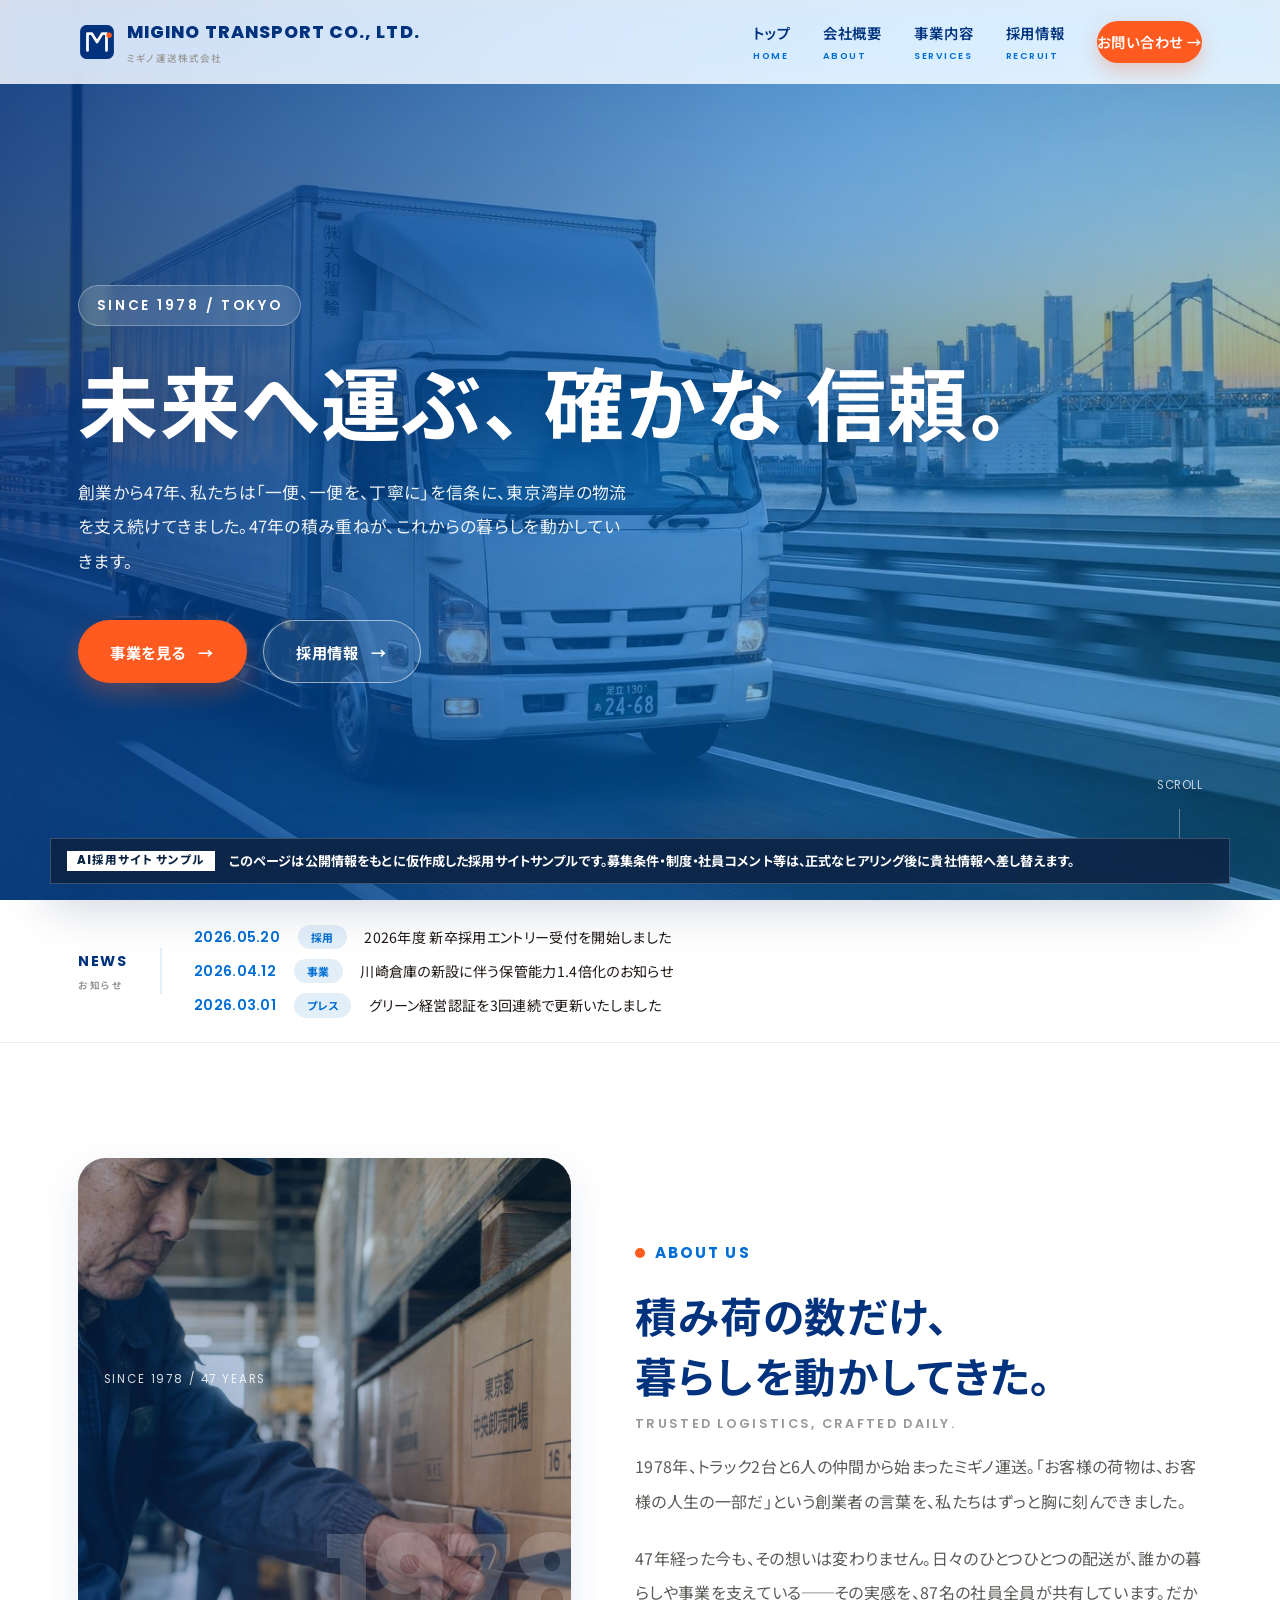
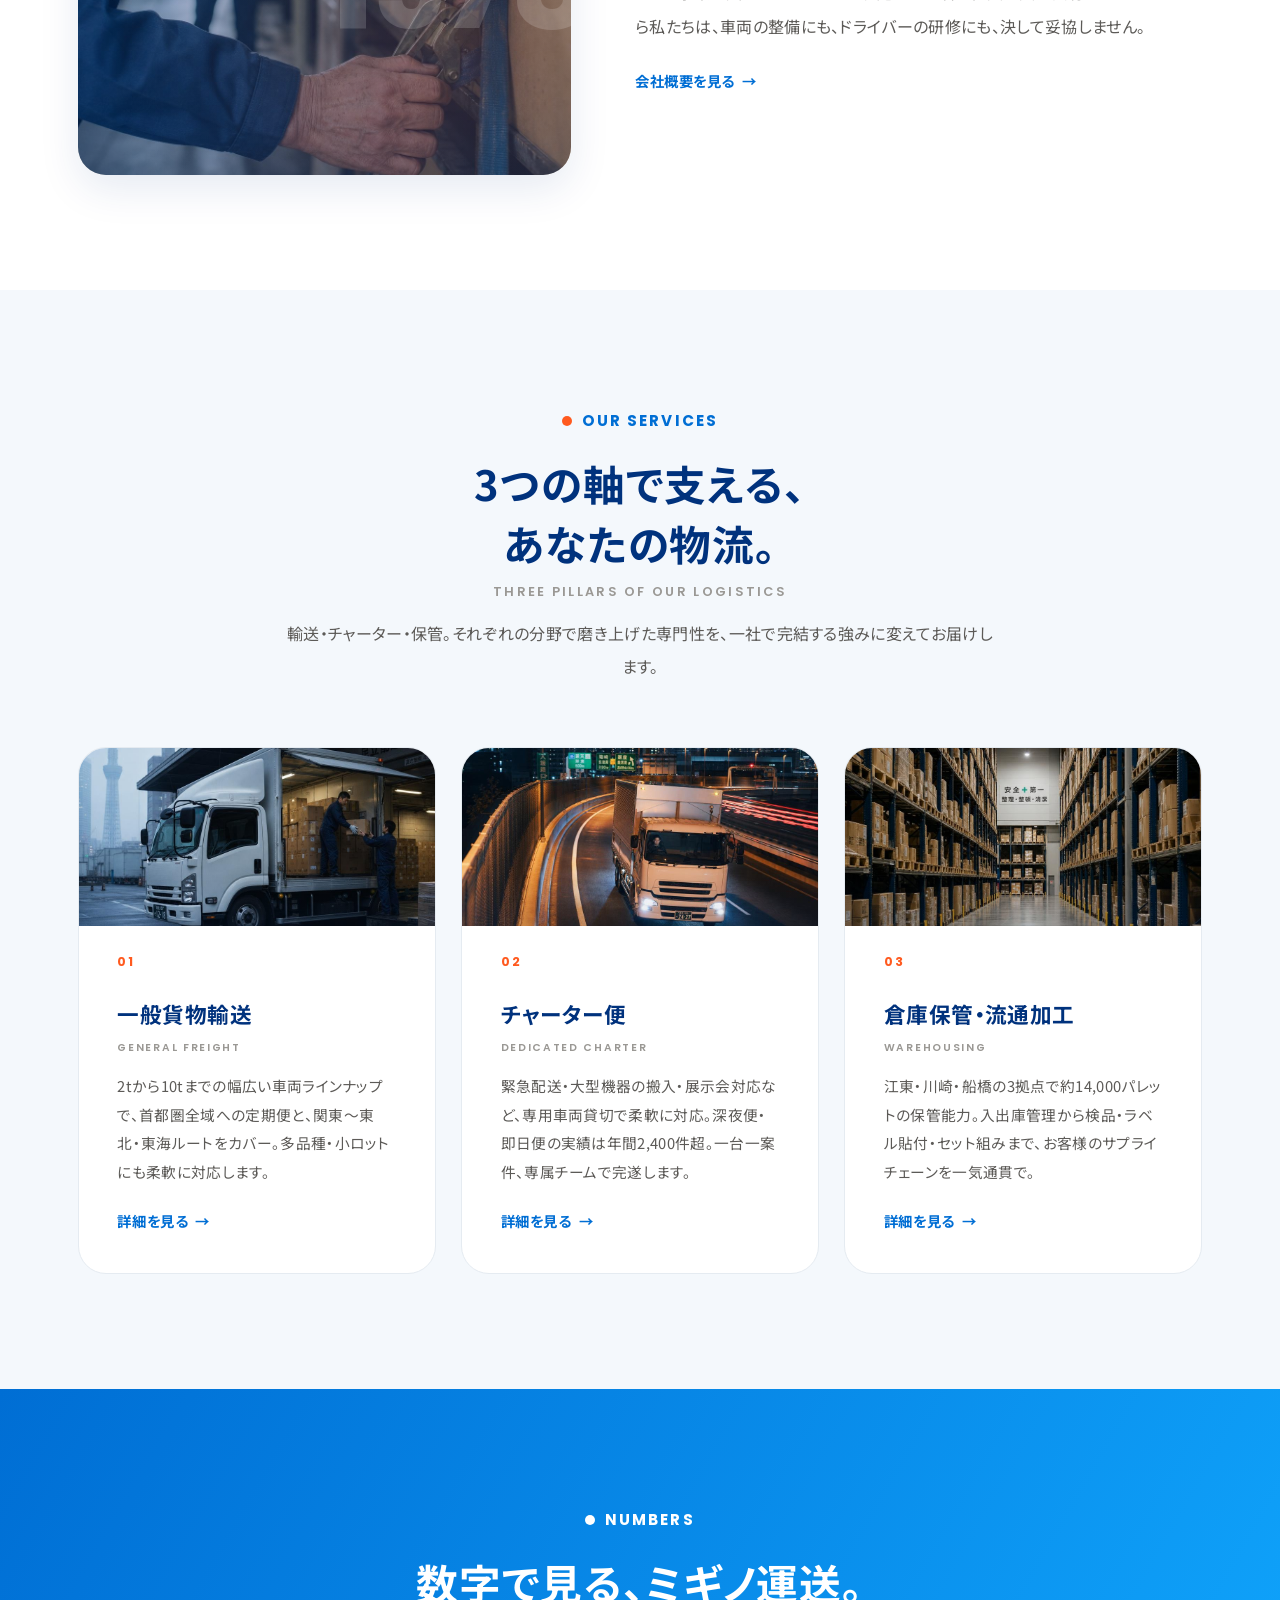
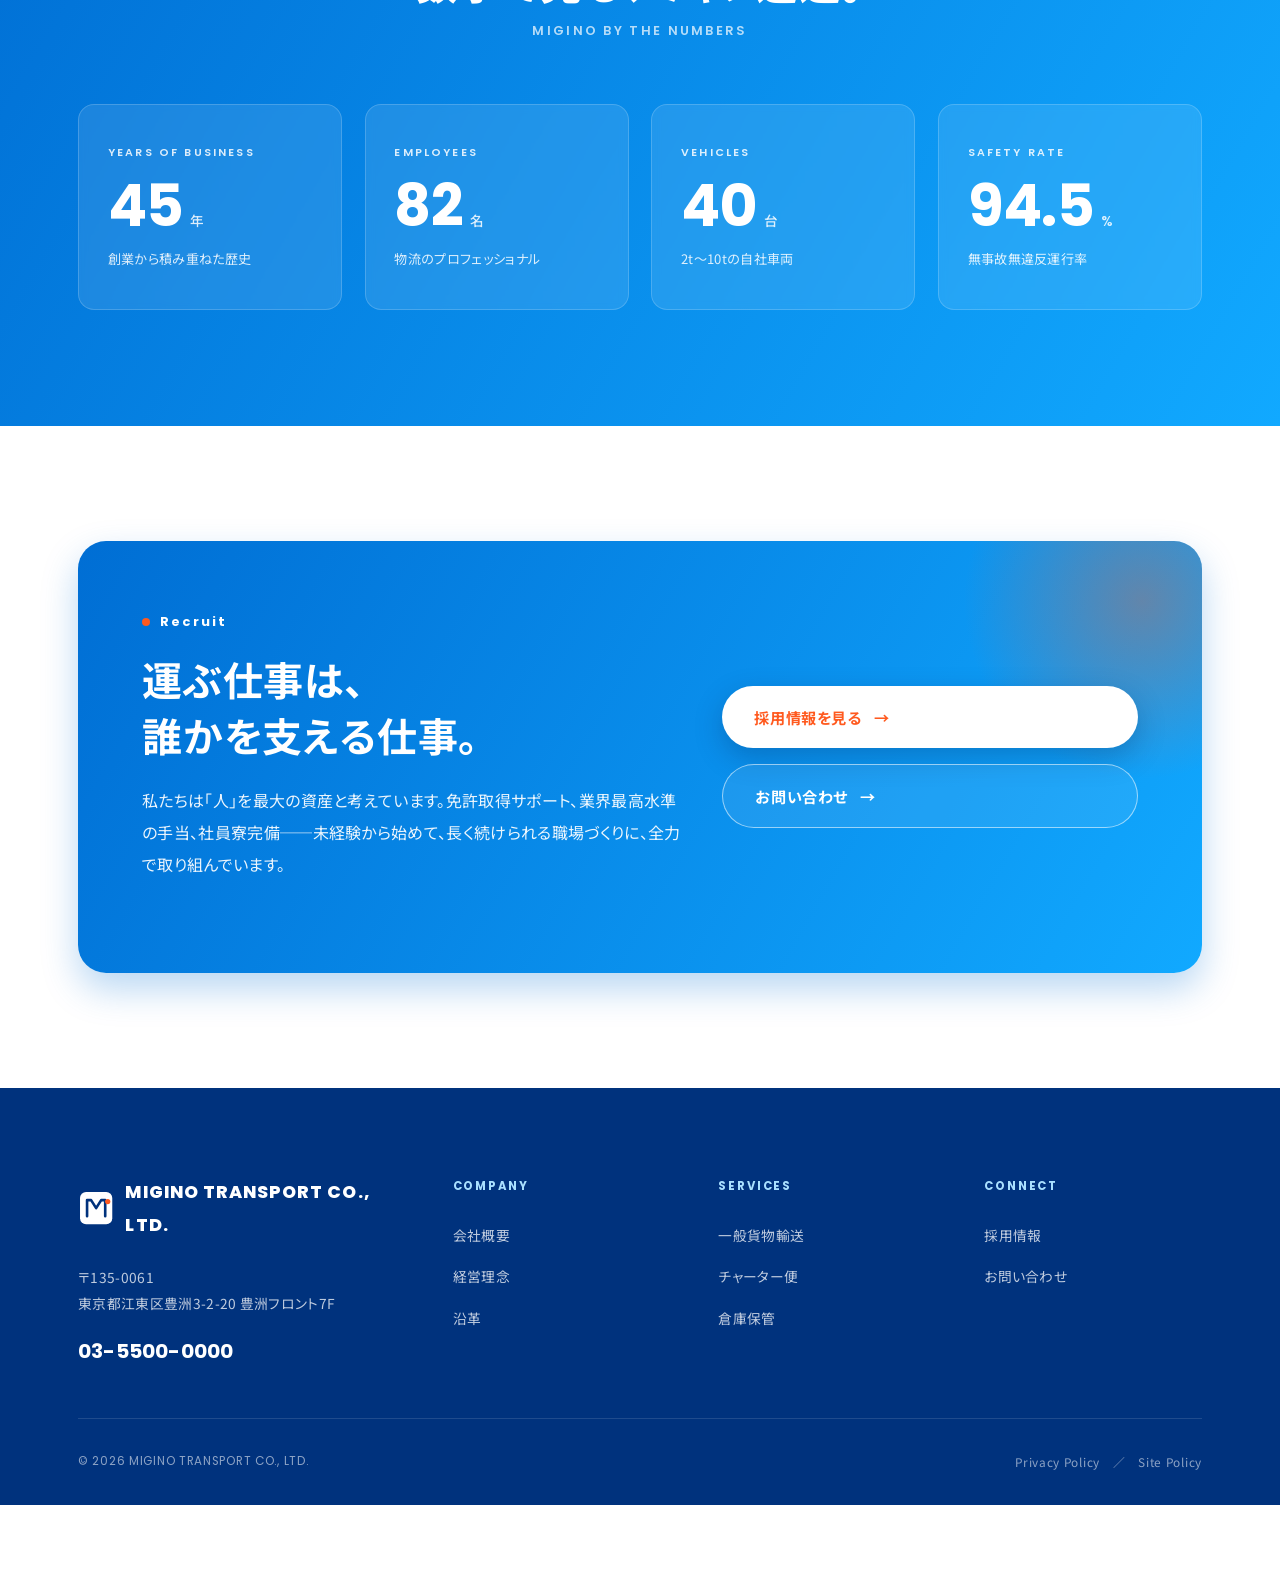
<file: index.html>
<!DOCTYPE html>
<html lang="ja">
<head>
<meta charset="UTF-8">
<meta name="viewport" content="width=device-width, initial-scale=1">
<title>ミギノ運送株式会社 | 未来へ運ぶ、確かな信頼。</title>
<meta name="description" content="創業47年。一般貨物輸送・チャーター便・倉庫業を一貫して提供する、東京湾岸の総合物流企業。ミギノ運送の公式サイト。">
<link rel="preconnect" href="https://fonts.googleapis.com">
<link rel="preconnect" href="https://fonts.gstatic.com" crossorigin>
<link href="https://fonts.googleapis.com/css2?family=Poppins:wght@400;500;600;700;800&family=Noto+Sans+JP:wght@400;500;700;900&display=swap" rel="stylesheet">
<link rel="stylesheet" href="css/style.css">
<link rel="stylesheet" href="css/photos.css">
</head>
<body>

<header class="site-header">
  <div class="site-header__inner">
    <a href="index.html" class="header__logo">
      <span class="header__logo-mark">
        <svg viewBox="0 0 36 36" fill="none" xmlns="http://www.w3.org/2000/svg">
          <rect x="2" y="2" width="32" height="32" rx="6" fill="#00327D"/>
          <path d="M9 26 L9 10 L13 10 L18 18 L23 10 L27 10 L27 26" stroke="#fff" stroke-width="2.6" stroke-linejoin="round" stroke-linecap="round" fill="none"/><circle cx="29.5" cy="11.5" r="2.6" fill="#FF5A1F"/>
        </svg>
      </span>
      <span class="header__logo-text">
        <span data-cfg="company.nameEn">MIGINO TRANSPORT</span>
        <small data-cfg="company.name">ミギノ運送株式会社</small>
      </span>
    </a>
    <nav class="header__nav">
      <a href="index.html">トップ<span class="en">Home</span></a>
      <a href="about.html">会社概要<span class="en">About</span></a>
      <a href="services.html">事業内容<span class="en">Services</span></a>
      <a href="recruit.html">採用情報<span class="en">Recruit</span></a>
      <a href="contact.html" class="header__cta">お問い合わせ →</a>
    </nav>
    <button class="header__menu-btn" aria-label="メニュー">
      <span></span><span></span><span></span>
    </button>
  </div>
</header>

<main>

  <!-- HERO -->
  <section class="hero">
    <div class="hero__bg" style="background-image:url('assets/images/hero-main.jpg');"></div>
    <div class="hero__grid"></div>
    <div class="hero__inner">
      <div class="hero__sublabel">SINCE 1978 / TOKYO</div>
      <h1 class="hero__title">
        <span>未来へ運ぶ、</span>
        <span>確かな</span>
        <span>信頼。</span>
      </h1>
      <p class="hero__lead">創業から47年、私たちは「一便、一便を、丁寧に」を信条に、東京湾岸の物流を支え続けてきました。47年の積み重ねが、これからの暮らしを動かしていきます。</p>
      <div class="hero__cta">
        <a href="services.html" class="btn btn--primary">事業を見る<span class="btn__arrow">→</span></a>
        <a href="recruit.html" class="btn btn--outline">採用情報<span class="btn__arrow">→</span></a>
      </div>
    </div>
    <div class="hero__meta">
      <div class="en">EST. 1978 — TOKYO, JAPAN</div>
      <div class="hero__scroll">
        <span class="en">SCROLL</span>
        <span class="hero__scroll-line"></span>
      </div>
    </div>
  </section>

  <!-- NEWS STRIP -->
  <section class="news-strip">
    <div class="container">
      <div class="news-strip__inner">
        <div class="news-strip__label">
          NEWS
          <small>お知らせ</small>
        </div>
        <ul class="news-strip__list">
          <li class="news-strip__item">
            <span class="news-strip__date">2026.05.20</span>
            <span class="news-strip__tag">採用</span>
            <a href="recruit.html">2026年度 新卒採用エントリー受付を開始しました</a>
          </li>
          <li class="news-strip__item">
            <span class="news-strip__date">2026.04.12</span>
            <span class="news-strip__tag">事業</span>
            <a href="services.html">川崎倉庫の新設に伴う保管能力1.4倍化のお知らせ</a>
          </li>
          <li class="news-strip__item">
            <span class="news-strip__date">2026.03.01</span>
            <span class="news-strip__tag">プレス</span>
            <a href="#">グリーン経営認証を3回連続で更新いたしました</a>
          </li>
        </ul>
      </div>
    </div>
  </section>

  <!-- ABOUT -->
  <section class="section">
    <div class="container">
      <div class="about-grid">
        <div class="about-grid__visual fade-up" style="background-image:url('assets/images/about-visual.jpg');">
          <span class="about-grid__visual-year">1978—</span>
          <svg class="about-grid__visual-truck" viewBox="0 0 200 100" fill="none" xmlns="http://www.w3.org/2000/svg">
            <path d="M10 70 L10 30 L100 30 L100 50 L140 50 L160 70 L160 80 L150 80 A10 10 0 0 1 130 80 L80 80 A10 10 0 0 1 60 80 L10 80 Z" fill="rgba(255,255,255,0.4)"/>
            <circle cx="70" cy="80" r="10" fill="rgba(255,255,255,0.6)"/>
            <circle cx="140" cy="80" r="10" fill="rgba(255,255,255,0.6)"/>
          </svg>
          <div class="about-grid__visual-label">SINCE 1978 / 47 YEARS</div>
        </div>
        <div class="about-grid__content fade-up fade-up--delay-1">
          <div class="section-label">About Us</div>
          <h2 class="section-title">
            積み荷の数だけ、<br>暮らしを動かしてきた。
            <span class="en-sub">Trusted Logistics, Crafted Daily.</span>
          </h2>
          <p>1978年、トラック2台と6人の仲間から始まったミギノ運送。「お客様の荷物は、お客様の人生の一部だ」という創業者の言葉を、私たちはずっと胸に刻んできました。</p>
          <p>47年経った今も、その想いは変わりません。日々のひとつひとつの配送が、誰かの暮らしや事業を支えている──その実感を、87名の社員全員が共有しています。だから私たちは、車両の整備にも、ドライバーの研修にも、決して妥協しません。</p>
          <a href="about.html" class="link-arrow">会社概要を見る</a>
        </div>
      </div>
    </div>
  </section>

  <!-- SERVICES -->
  <section class="section section--alt">
    <div class="container">
      <div class="section-header section-header--center fade-up">
        <div class="section-label">Our Services</div>
        <h2 class="section-title">
          3つの軸で支える、<br>あなたの物流。
          <span class="en-sub">Three Pillars of Our Logistics</span>
        </h2>
        <p class="section-lead">輸送・チャーター・保管。それぞれの分野で磨き上げた専門性を、一社で完結する強みに変えてお届けします。</p>
      </div>
      <div class="services-grid">
        <article class="service-card fade-up">
          <div class="service-card__photo" style="background-image:url('assets/images/service-card-1.jpg');"></div>
          <div class="service-card__num">01</div>
          <svg class="service-card__icon" viewBox="0 0 56 56" fill="none">
            <path d="M6 38V18h28v8h8l8 12v8h-4a6 6 0 1 1-12 0H22a6 6 0 1 1-12 0H6Z" stroke="currentColor" stroke-width="2"/>
            <circle cx="16" cy="46" r="3" fill="currentColor"/>
            <circle cx="40" cy="46" r="3" fill="currentColor"/>
          </svg>
          <h3 class="service-card__title">
            一般貨物輸送
            <small>General Freight</small>
          </h3>
          <p class="service-card__text">2tから10tまでの幅広い車両ラインナップで、首都圏全域への定期便と、関東〜東北・東海ルートをカバー。多品種・小ロットにも柔軟に対応します。</p>
          <a href="services.html#general" class="link-arrow">詳細を見る</a>
        </article>
        <article class="service-card fade-up fade-up--delay-1">
          <div class="service-card__photo" style="background-image:url('assets/images/service-card-2.jpg');"></div>
          <div class="service-card__num">02</div>
          <svg class="service-card__icon" viewBox="0 0 56 56" fill="none">
            <path d="M28 4 4 16v8l24 12 24-12v-8L28 4Z" stroke="currentColor" stroke-width="2"/>
            <path d="M4 28v8l24 12 24-12v-8" stroke="currentColor" stroke-width="2"/>
            <path d="M4 40v8l24 12 24-12v-8" stroke="currentColor" stroke-width="2" opacity="0.5"/>
          </svg>
          <h3 class="service-card__title">
            チャーター便
            <small>Dedicated Charter</small>
          </h3>
          <p class="service-card__text">緊急配送・大型機器の搬入・展示会対応など、専用車両貸切で柔軟に対応。深夜便・即日便の実績は年間2,400件超。一台一案件、専属チームで完遂します。</p>
          <a href="services.html#charter" class="link-arrow">詳細を見る</a>
        </article>
        <article class="service-card fade-up fade-up--delay-2">
          <div class="service-card__photo" style="background-image:url('assets/images/service-card-3.jpg');"></div>
          <div class="service-card__num">03</div>
          <svg class="service-card__icon" viewBox="0 0 56 56" fill="none">
            <path d="M4 20 28 4l24 16v32H4V20Z" stroke="currentColor" stroke-width="2"/>
            <path d="M16 52V32h24v20" stroke="currentColor" stroke-width="2"/>
            <path d="M28 32v20" stroke="currentColor" stroke-width="2"/>
          </svg>
          <h3 class="service-card__title">
            倉庫保管・流通加工
            <small>Warehousing</small>
          </h3>
          <p class="service-card__text">江東・川崎・船橋の3拠点で約14,000パレットの保管能力。入出庫管理から検品・ラベル貼付・セット組みまで、お客様のサプライチェーンを一気通貫で。</p>
          <a href="services.html#warehouse" class="link-arrow">詳細を見る</a>
        </article>
      </div>
    </div>
  </section>

  <!-- NUMBERS -->
  <section class="section section--dark">
    <div class="container">
      <div class="section-header section-header--center fade-up">
        <div class="section-label">Numbers</div>
        <h2 class="section-title">
          数字で見る、ミギノ運送。
          <span class="en-sub">Migino by the Numbers</span>
        </h2>
      </div>
      <div class="numbers fade-up">
        <div class="numbers__cell">
          <div class="numbers__label">Years of Business</div>
          <div class="numbers__value"><span data-counter="47">0</span><span class="numbers__unit">年</span></div>
          <div class="numbers__caption">創業から積み重ねた歴史</div>
        </div>
        <div class="numbers__cell">
          <div class="numbers__label">Employees</div>
          <div class="numbers__value"><span data-counter="87">0</span><span class="numbers__unit">名</span></div>
          <div class="numbers__caption">物流のプロフェッショナル</div>
        </div>
        <div class="numbers__cell">
          <div class="numbers__label">Vehicles</div>
          <div class="numbers__value"><span data-counter="42">0</span><span class="numbers__unit">台</span></div>
          <div class="numbers__caption">2t〜10tの自社車両</div>
        </div>
        <div class="numbers__cell">
          <div class="numbers__label">Safety Rate</div>
          <div class="numbers__value"><span data-counter="99.8">0</span><span class="numbers__unit">%</span></div>
          <div class="numbers__caption">無事故無違反運行率</div>
        </div>
      </div>
    </div>
  </section>

  <!-- RECRUIT CTA -->
  <section class="section">
    <div class="container">
      <div class="recruit-cta fade-up">
        <div class="recruit-cta__content">
          <div class="recruit-cta__label">Recruit</div>
          <h2 class="recruit-cta__title">運ぶ仕事は、<br>誰かを支える仕事。</h2>
          <p class="recruit-cta__text">私たちは「人」を最大の資産と考えています。免許取得サポート、業界最高水準の手当、社員寮完備──未経験から始めて、長く続けられる職場づくりに、全力で取り組んでいます。</p>
        </div>
        <div class="recruit-cta__action">
          <a href="recruit.html" class="btn btn--primary">採用情報を見る<span class="btn__arrow">→</span></a>
          <a href="contact.html" class="btn btn--outline">お問い合わせ<span class="btn__arrow">→</span></a>
        </div>
      </div>
    </div>
  </section>

</main>

<footer class="site-footer">
  <div class="site-footer__brand en">MIGINO TRANSPORT</div>
  <div class="container site-footer__inner">
    <div class="site-footer__top">
      <div>
        <div class="site-footer__logo">
          <span class="site-footer__logo-mark">
            <svg viewBox="0 0 36 36" fill="none" xmlns="http://www.w3.org/2000/svg">
              <rect x="2" y="2" width="32" height="32" rx="6" fill="#fff"/>
              <path d="M9 26 L9 10 L13 10 L18 18 L23 10 L27 10 L27 26" stroke="#00327D" stroke-width="2.6" stroke-linejoin="round" stroke-linecap="round" fill="none"/><circle cx="29.5" cy="11.5" r="2.6" fill="#FF5A1F"/>
            </svg>
          </span>
          <span data-cfg="company.nameEn">MIGINO TRANSPORT</span>
        </div>
        <div class="site-footer__address">
          〒<span data-cfg="company.addressZip">135-0061</span><br>
          <span data-cfg="company.address">東京都江東区豊洲3-2-20 豊洲フロント7F</span>
        </div>
        <div class="site-footer__contact" data-cfg="company.phone">03-5500-0000</div>
      </div>
      <div>
        <div class="site-footer__col-title">Company</div>
        <ul class="site-footer__links">
          <li><a href="about.html">会社概要</a></li>
          <li><a href="about.html#philosophy">経営理念</a></li>
          <li><a href="about.html#history">沿革</a></li>
        </ul>
      </div>
      <div>
        <div class="site-footer__col-title">Services</div>
        <ul class="site-footer__links">
          <li><a href="services.html#general">一般貨物輸送</a></li>
          <li><a href="services.html#charter">チャーター便</a></li>
          <li><a href="services.html#warehouse">倉庫保管</a></li>
        </ul>
      </div>
      <div>
        <div class="site-footer__col-title">Connect</div>
        <ul class="site-footer__links">
          <li><a href="recruit.html">採用情報</a></li>
          <li><a href="contact.html">お問い合わせ</a></li>
        </ul>
      </div>
    </div>
    <div class="site-footer__bottom">
      <div class="site-footer__copy">© 2026 MIGINO TRANSPORT CO., LTD.</div>
      <div>Privacy Policy　／　Site Policy</div>
    </div>
  </div>
</footer>

<script src="js/main.js"></script>
</body>
</html>
</file>
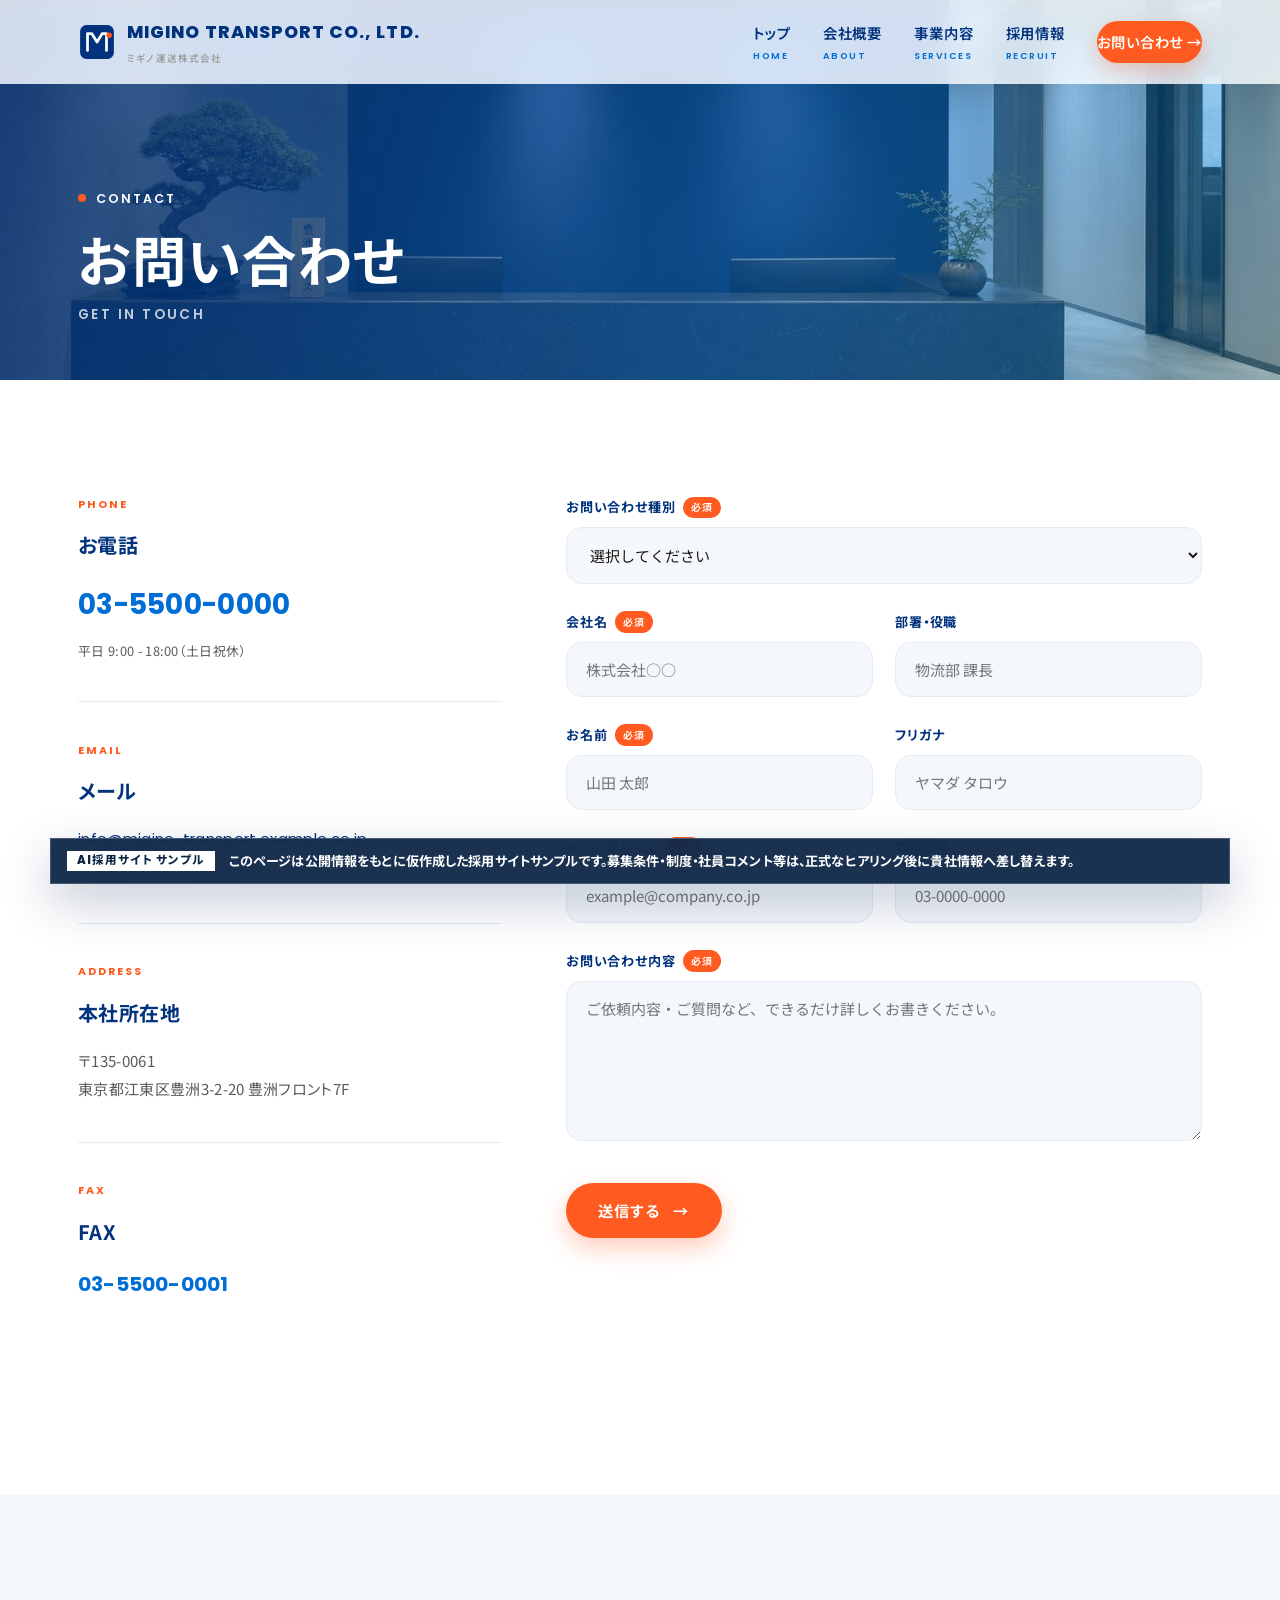
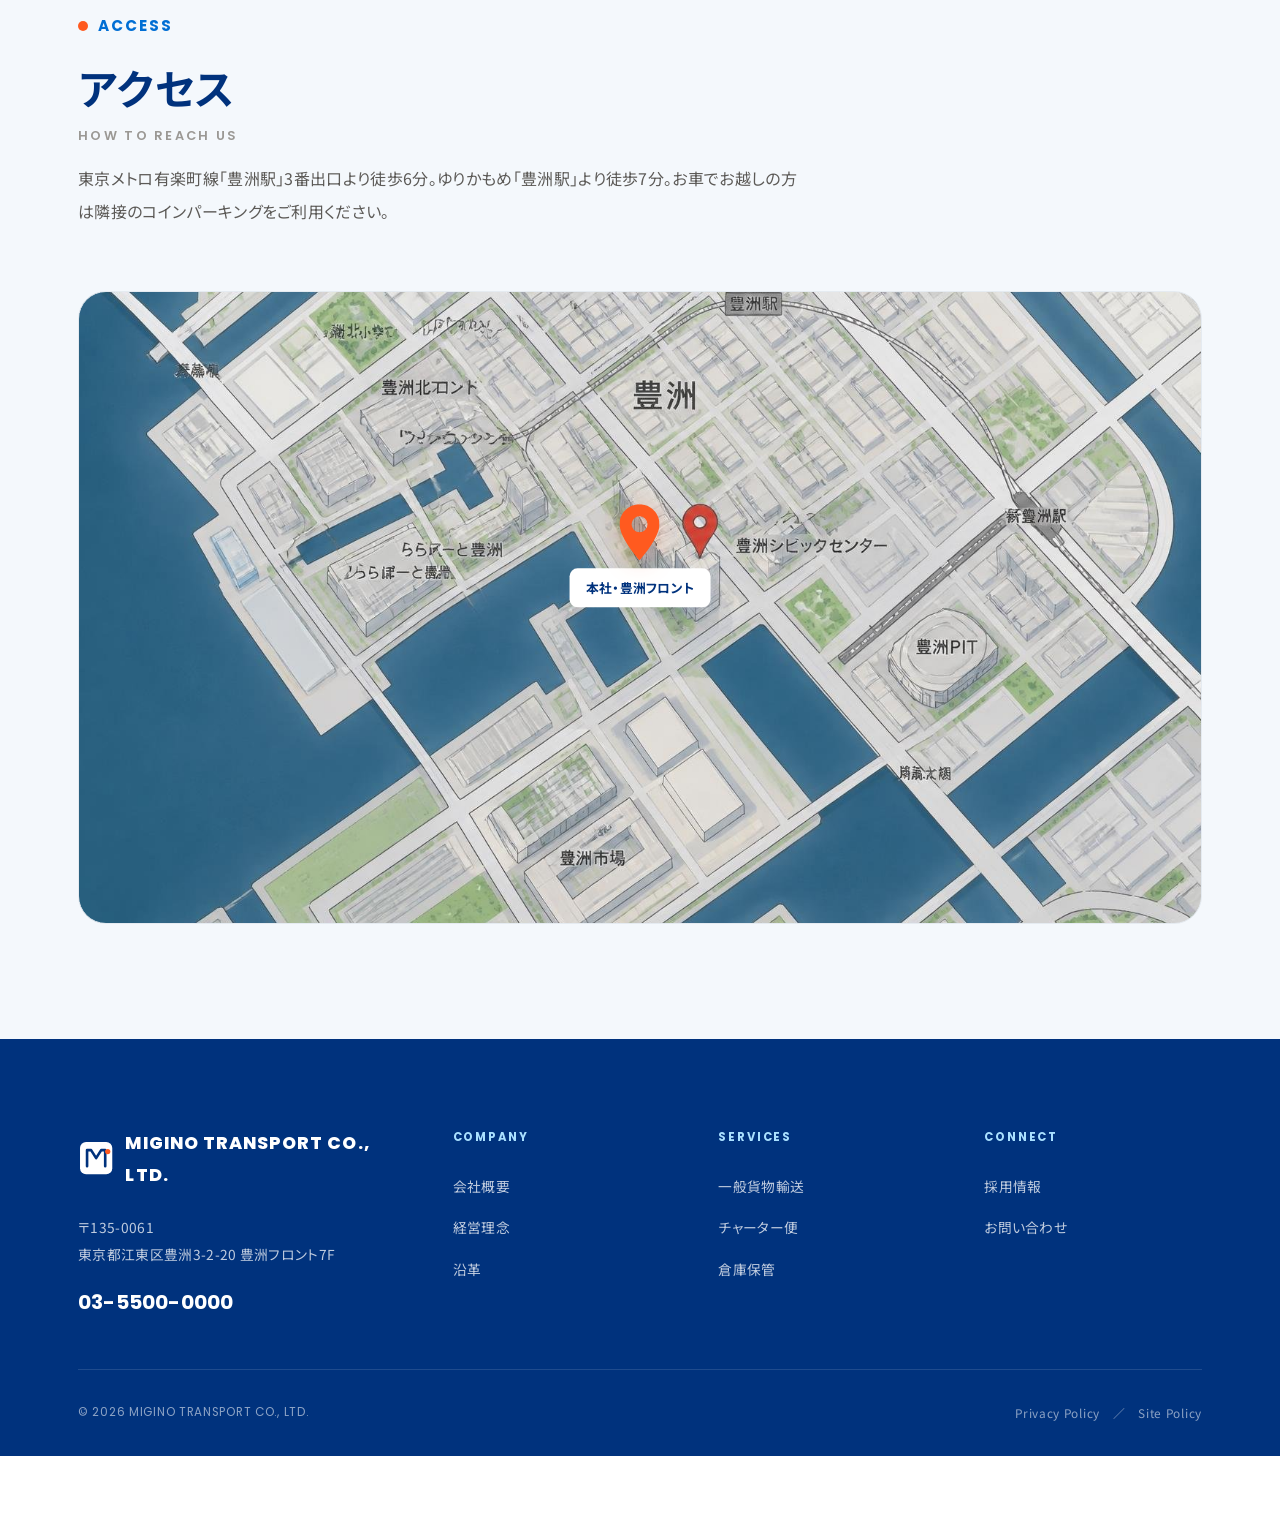
<file: contact.html>
<!DOCTYPE html>
<html lang="ja">
<head>
<meta charset="UTF-8">
<meta name="viewport" content="width=device-width, initial-scale=1">
<title>お問い合わせ | ミギノ運送株式会社</title>
<meta name="description" content="株式会社ミギノ運送へのお問い合わせ・採用応募・お見積りのご依頼はこちらから。">
<link rel="preconnect" href="https://fonts.googleapis.com">
<link rel="preconnect" href="https://fonts.gstatic.com" crossorigin>
<link href="https://fonts.googleapis.com/css2?family=Poppins:wght@400;500;600;700;800&family=Noto+Sans+JP:wght@400;500;700;900&display=swap" rel="stylesheet">
<link rel="stylesheet" href="css/style.css">
<link rel="stylesheet" href="css/photos.css">
</head>
<body>

<header class="site-header">
  <div class="site-header__inner">
    <a href="index.html" class="header__logo">
      <span class="header__logo-mark">
        <svg viewBox="0 0 36 36" fill="none" xmlns="http://www.w3.org/2000/svg">
          <rect x="2" y="2" width="32" height="32" rx="6" fill="#00327D"/>
          <path d="M9 26 L9 10 L13 10 L18 18 L23 10 L27 10 L27 26" stroke="#fff" stroke-width="2.6" stroke-linejoin="round" stroke-linecap="round" fill="none"/><circle cx="29.5" cy="11.5" r="2.6" fill="#FF5A1F"/>
        </svg>
      </span>
      <span class="header__logo-text">
        <span data-cfg="company.nameEn">MIGINO TRANSPORT</span>
        <small data-cfg="company.name">ミギノ運送株式会社</small>
      </span>
    </a>
    <nav class="header__nav">
      <a href="index.html">トップ<span class="en">Home</span></a>
      <a href="about.html">会社概要<span class="en">About</span></a>
      <a href="services.html">事業内容<span class="en">Services</span></a>
      <a href="recruit.html">採用情報<span class="en">Recruit</span></a>
      <a href="contact.html" class="header__cta">お問い合わせ →</a>
    </nav>
    <button class="header__menu-btn" aria-label="メニュー">
      <span></span><span></span><span></span>
    </button>
  </div>
</header>

<main>

  <section class="page-hero">
    <div class="page-hero__bg" style="background-image:url('assets/images/page-hero-contact.jpg');"></div>
    <div class="page-hero__grid"></div>
    <div class="container page-hero__inner">
      <div class="page-hero__crumb">CONTACT</div>
      <h1 class="page-hero__title">
        お問い合わせ
        <span class="en-sub">Get in Touch</span>
      </h1>
    </div>
  </section>

  <!-- Contact -->
  <section class="section">
    <div class="container">
      <div class="contact-grid">

        <div class="contact-info fade-up">
          <div class="contact-info__block">
            <div class="contact-info__label">PHONE</div>
            <h3 class="contact-info__title">お電話</h3>
            <div class="contact-info__value" data-cfg="company.phone">03-5500-0000</div>
            <p class="contact-info__sub" data-cfg="company.businessHours">平日 9:00 - 18:00（土日祝休）</p>
          </div>
          <div class="contact-info__block">
            <div class="contact-info__label">EMAIL</div>
            <h3 class="contact-info__title">メール</h3>
            <p class="contact-info__sub" style="font-size:0.9375rem;color:var(--color-primary);font-family:var(--font-en);"><span data-cfg="company.email">info@migino-transport.example.co.jp</span></p>
            <p class="contact-info__sub">24時間受付（返信は翌営業日以降になる場合があります）</p>
          </div>
          <div class="contact-info__block">
            <div class="contact-info__label">ADDRESS</div>
            <h3 class="contact-info__title">本社所在地</h3>
            <p class="contact-info__sub" style="font-size:0.9375rem;line-height:1.9;">
              〒<span data-cfg="company.addressZip">135-0061</span><br>
              <span data-cfg="company.address">東京都江東区豊洲3-2-20 豊洲フロント7F</span>
            </p>
          </div>
          <div class="contact-info__block">
            <div class="contact-info__label">FAX</div>
            <h3 class="contact-info__title">FAX</h3>
            <div class="contact-info__value" data-cfg="company.fax" style="font-size:1.25rem;">03-5500-0001</div>
          </div>
        </div>

        <form class="contact-form fade-up fade-up--delay-1" onsubmit="event.preventDefault();alert('お問い合わせありがとうございます。\n（このフォームはサンプルです。実際の送信は行われません。）');">

          <div class="form-field">
            <label class="form-label form-label--required">お問い合わせ種別</label>
            <select class="form-select" required>
              <option value="">選択してください</option>
              <option>輸送・配送のご依頼</option>
              <option>チャーター便のご依頼</option>
              <option>倉庫保管のご相談</option>
              <option>採用に関するお問い合わせ</option>
              <option>取材・プレスのご依頼</option>
              <option>その他</option>
            </select>
          </div>

          <div class="form-field--row">
            <div class="form-field">
              <label class="form-label form-label--required">会社名</label>
              <input type="text" class="form-input" placeholder="株式会社○○" required>
            </div>
            <div class="form-field">
              <label class="form-label">部署・役職</label>
              <input type="text" class="form-input" placeholder="物流部 課長">
            </div>
          </div>

          <div class="form-field--row">
            <div class="form-field">
              <label class="form-label form-label--required">お名前</label>
              <input type="text" class="form-input" placeholder="山田 太郎" required>
            </div>
            <div class="form-field">
              <label class="form-label">フリガナ</label>
              <input type="text" class="form-input" placeholder="ヤマダ タロウ">
            </div>
          </div>

          <div class="form-field--row">
            <div class="form-field">
              <label class="form-label form-label--required">メールアドレス</label>
              <input type="email" class="form-input" placeholder="example@company.co.jp" required>
            </div>
            <div class="form-field">
              <label class="form-label">電話番号</label>
              <input type="tel" class="form-input" placeholder="03-0000-0000">
            </div>
          </div>

          <div class="form-field">
            <label class="form-label form-label--required">お問い合わせ内容</label>
            <textarea class="form-textarea" placeholder="ご依頼内容・ご質問など、できるだけ詳しくお書きください。" required></textarea>
          </div>

          <button type="submit" class="btn btn--primary form-submit">
            送信する
            <span class="btn__arrow">→</span>
          </button>

        </form>

      </div>
    </div>
  </section>

  <!-- Map -->
  <section class="section section--alt">
    <div class="container">
      <div class="section-header fade-up">
        <div class="section-label">ACCESS</div>
        <h2 class="section-title">
          アクセス
          <span class="en-sub">How to Reach Us</span>
        </h2>
        <p class="section-lead">東京メトロ有楽町線「豊洲駅」3番出口より徒歩6分。ゆりかもめ「豊洲駅」より徒歩7分。お車でお越しの方は隣接のコインパーキングをご利用ください。</p>
      </div>
      <div class="fade-up">
        <div class="map-placeholder" style="background-image:url('assets/images/map-aerial.jpg');">
          <div class="map-placeholder__pin">
            <svg class="map-placeholder__pin-icon" viewBox="0 0 40 56" fill="currentColor">
              <path d="M20 0C9 0 0 9 0 20c0 14 20 36 20 36s20-22 20-36C40 9 31 0 20 0Zm0 28a8 8 0 1 1 0-16 8 8 0 0 1 0 16Z"/>
            </svg>
            <span class="map-placeholder__pin-label">本社・豊洲フロント</span>
          </div>
        </div>
      </div>
    </div>
  </section>

</main>

<footer class="site-footer">
  <div class="site-footer__brand en">MIGINO TRANSPORT</div>
  <div class="container site-footer__inner">
    <div class="site-footer__top">
      <div>
        <div class="site-footer__logo">
          <span class="site-footer__logo-mark">
            <svg viewBox="0 0 36 36" fill="none" xmlns="http://www.w3.org/2000/svg">
              <rect x="2" y="2" width="32" height="32" rx="6" fill="#fff"/>
              <path d="M9 26 L9 10 L13 10 L18 18 L23 10 L27 10 L27 26" stroke="#00327D" stroke-width="2.6" stroke-linejoin="round" stroke-linecap="round" fill="none"/><circle cx="29.5" cy="11.5" r="2.6" fill="#FF5A1F"/>
            </svg>
          </span>
          <span data-cfg="company.nameEn">MIGINO TRANSPORT</span>
        </div>
        <div class="site-footer__address">
          〒<span data-cfg="company.addressZip">135-0061</span><br>
          <span data-cfg="company.address">東京都江東区豊洲3-2-20 豊洲フロント7F</span>
        </div>
        <div class="site-footer__contact" data-cfg="company.phone">03-5500-0000</div>
      </div>
      <div>
        <div class="site-footer__col-title">Company</div>
        <ul class="site-footer__links">
          <li><a href="about.html">会社概要</a></li>
          <li><a href="about.html#philosophy">経営理念</a></li>
          <li><a href="about.html#history">沿革</a></li>
        </ul>
      </div>
      <div>
        <div class="site-footer__col-title">Services</div>
        <ul class="site-footer__links">
          <li><a href="services.html#general">一般貨物輸送</a></li>
          <li><a href="services.html#charter">チャーター便</a></li>
          <li><a href="services.html#warehouse">倉庫保管</a></li>
        </ul>
      </div>
      <div>
        <div class="site-footer__col-title">Connect</div>
        <ul class="site-footer__links">
          <li><a href="recruit.html">採用情報</a></li>
          <li><a href="contact.html">お問い合わせ</a></li>
        </ul>
      </div>
    </div>
    <div class="site-footer__bottom">
      <div class="site-footer__copy">© 2026 MIGINO TRANSPORT CO., LTD.</div>
      <div>Privacy Policy　／　Site Policy</div>
    </div>
  </div>
</footer>

<script src="js/main.js"></script>
</body>
</html>
</file>
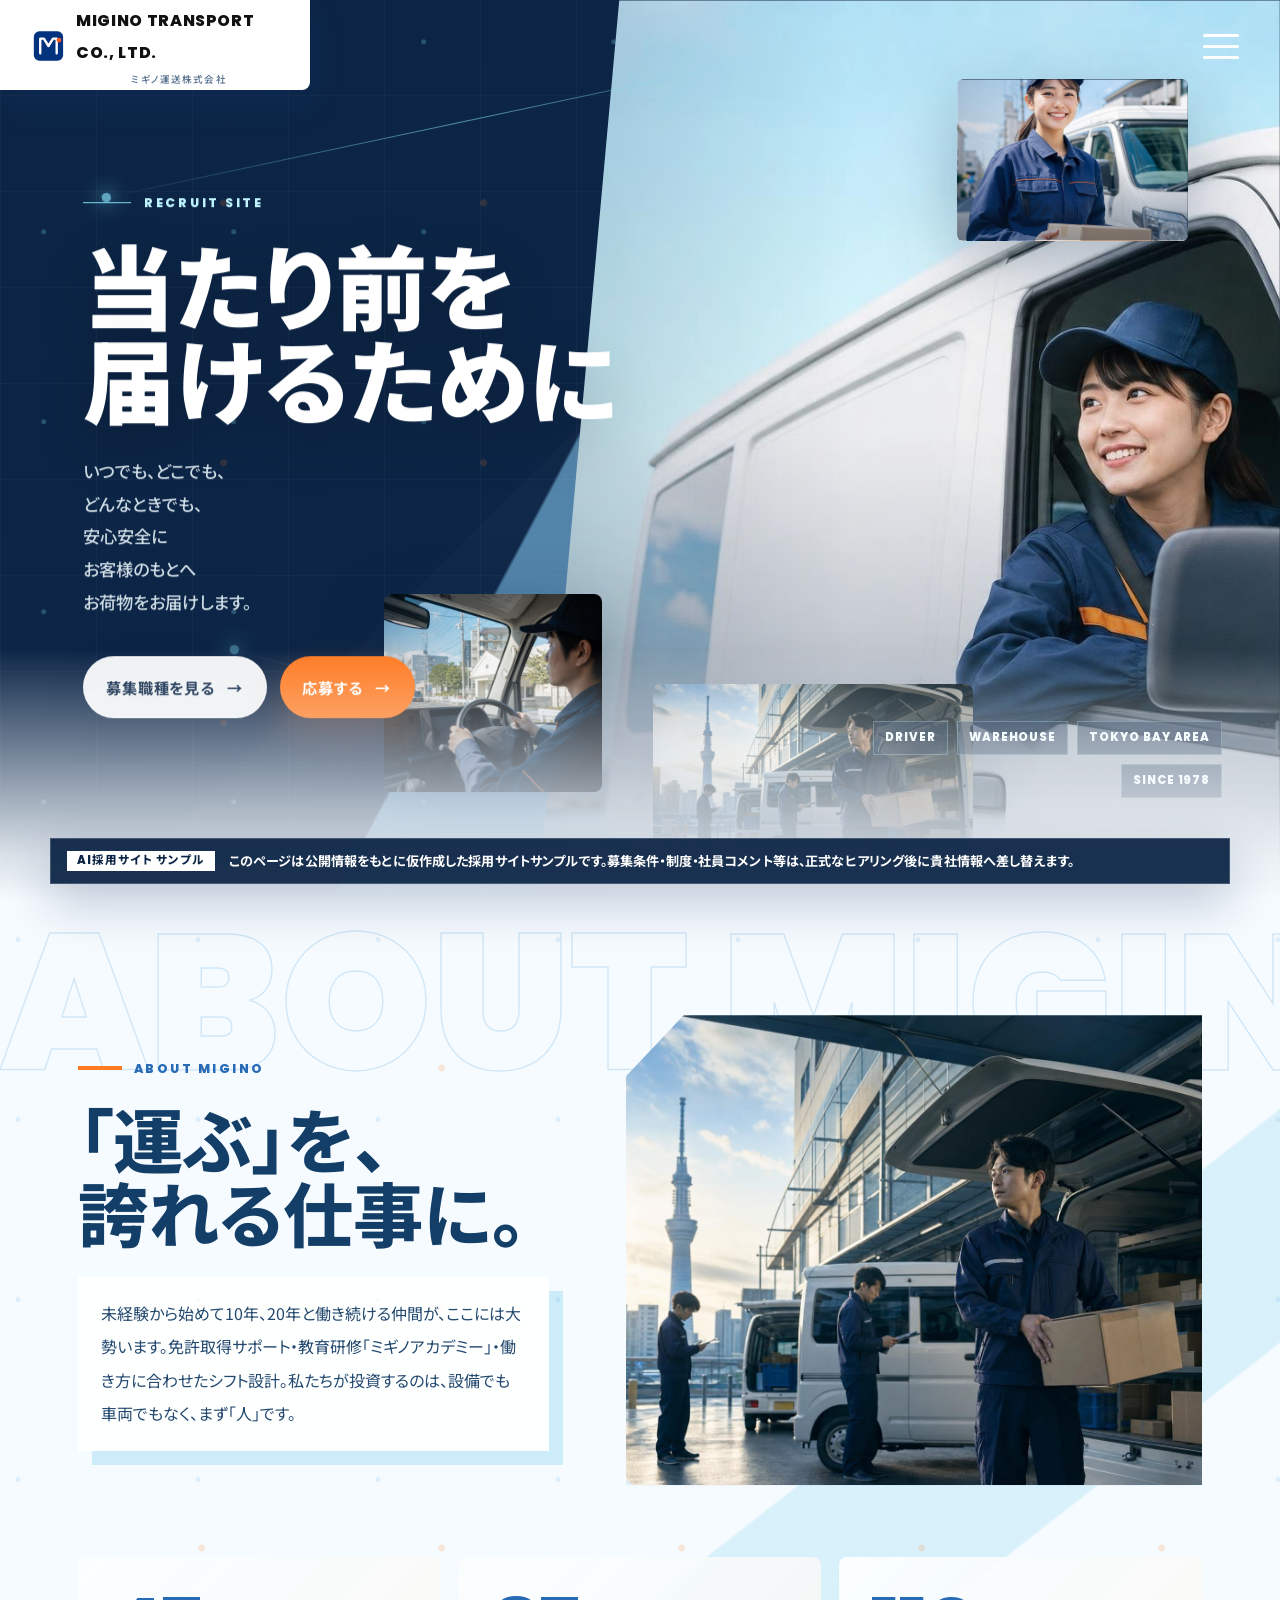
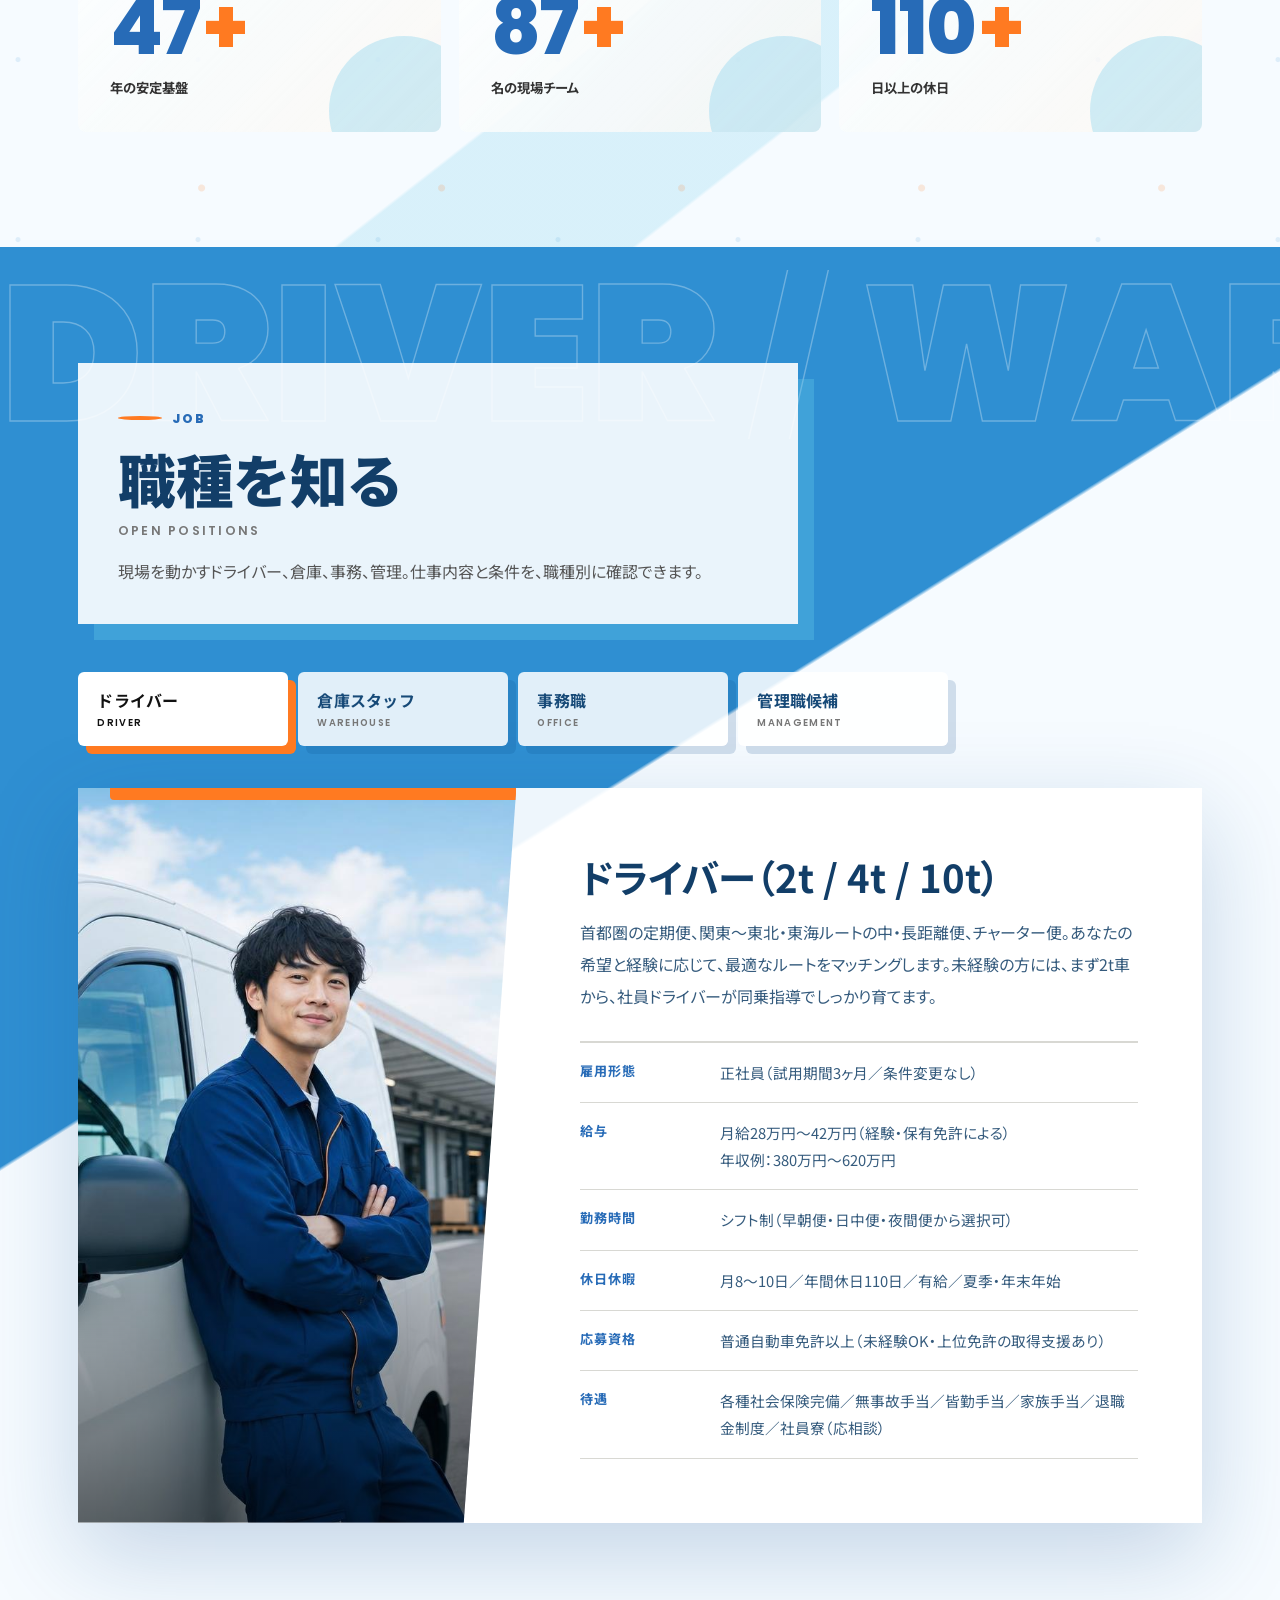
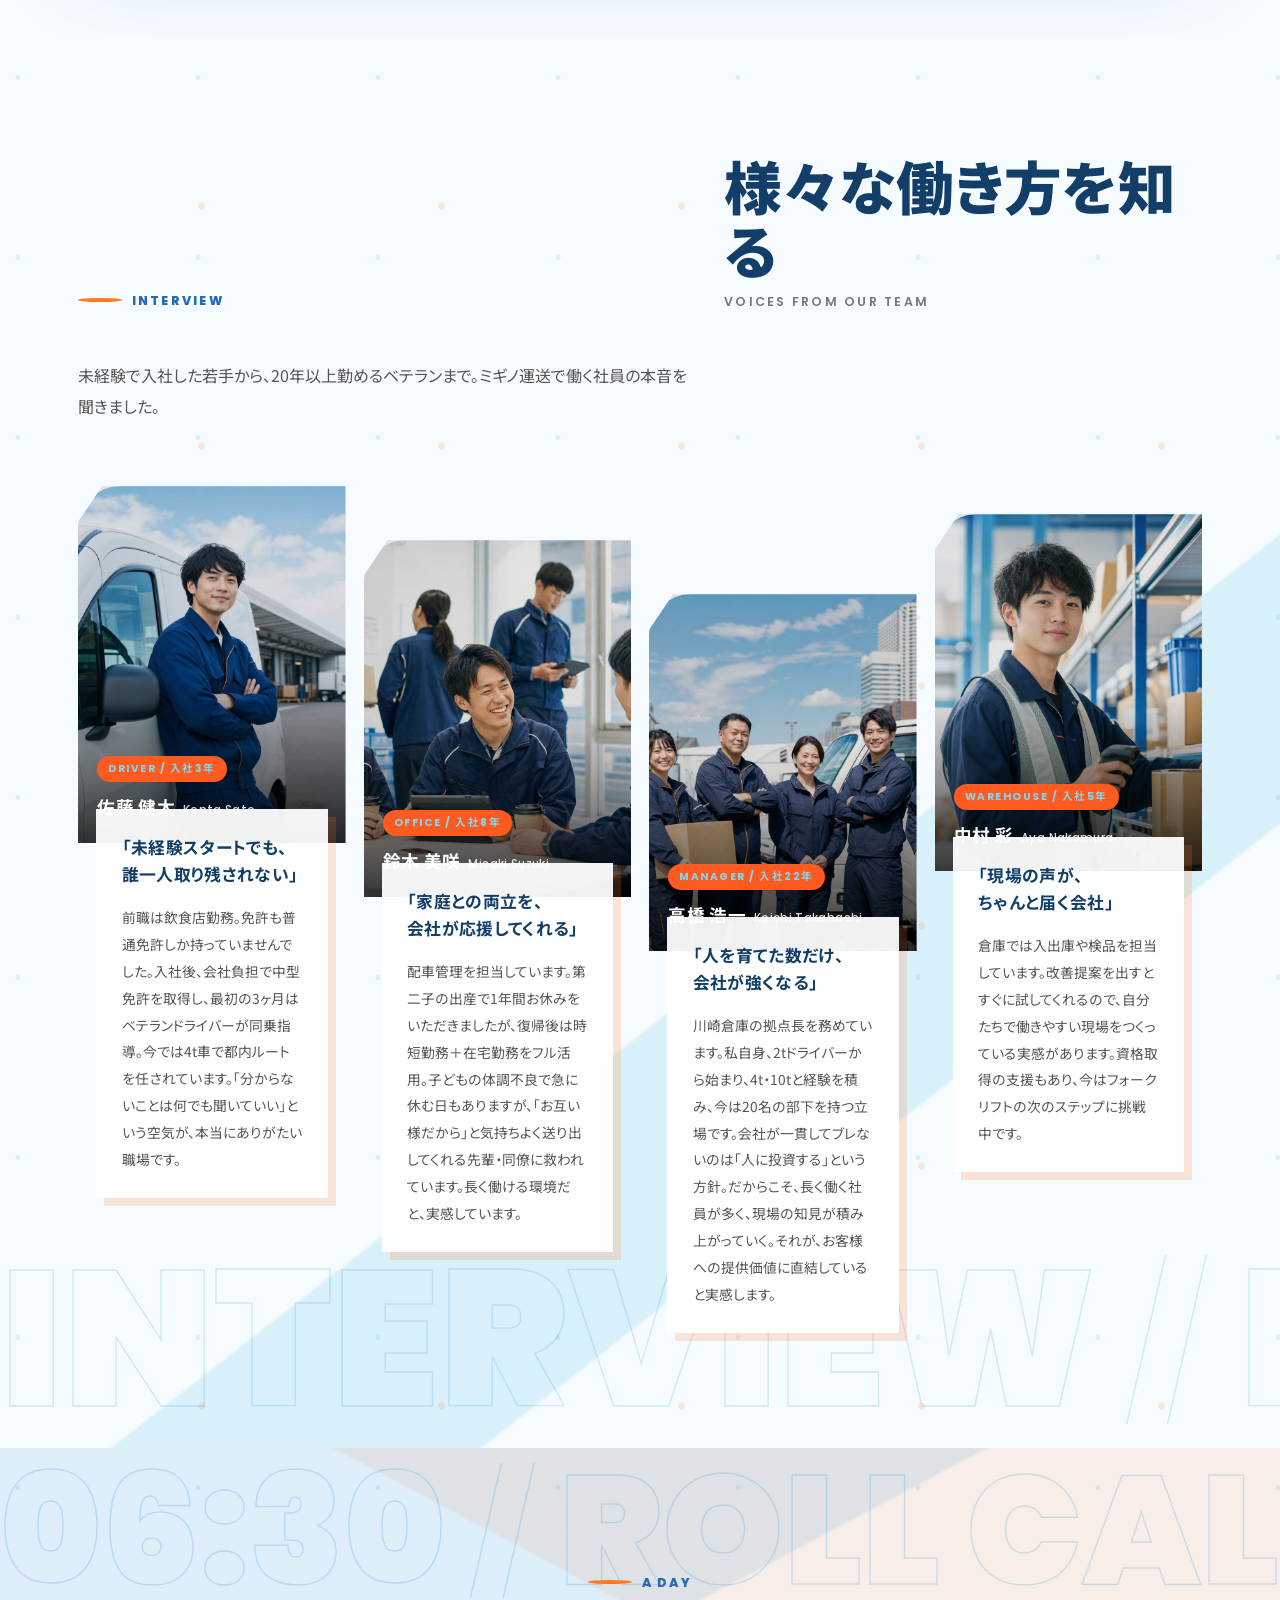
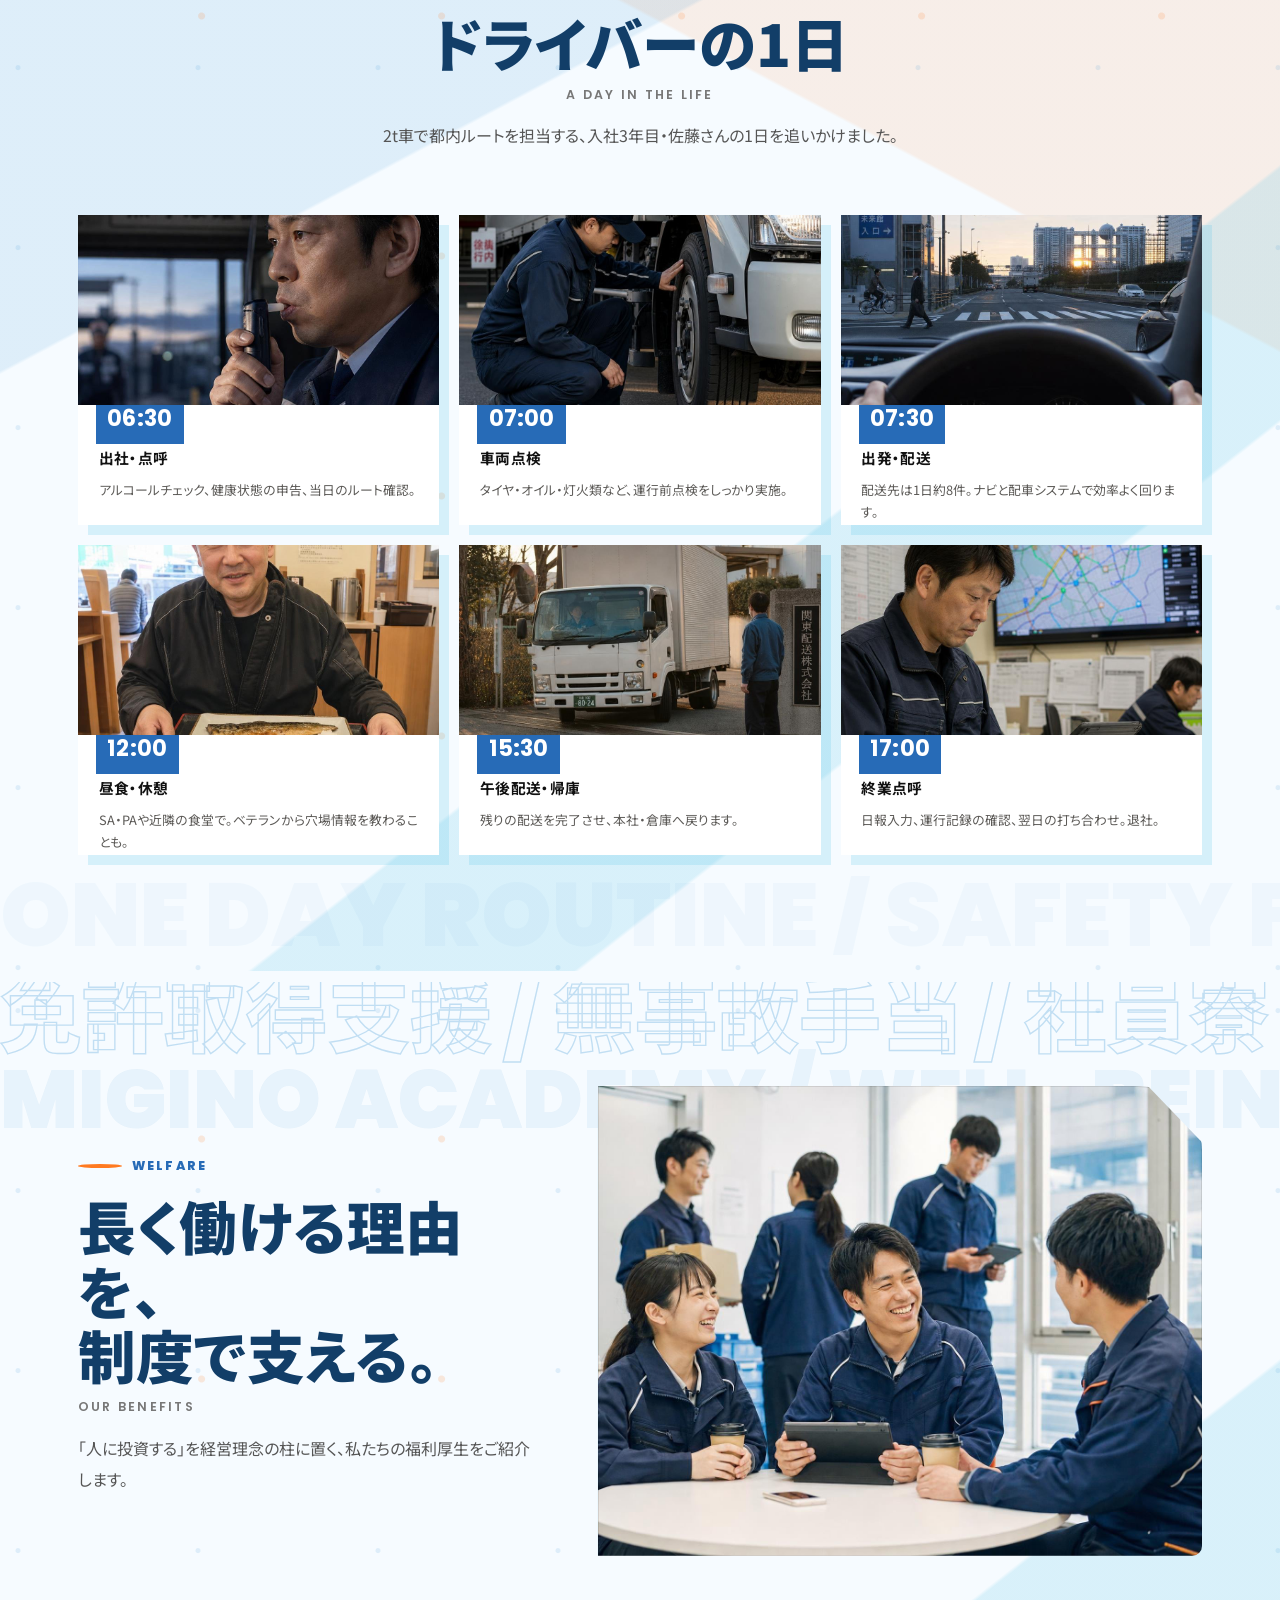
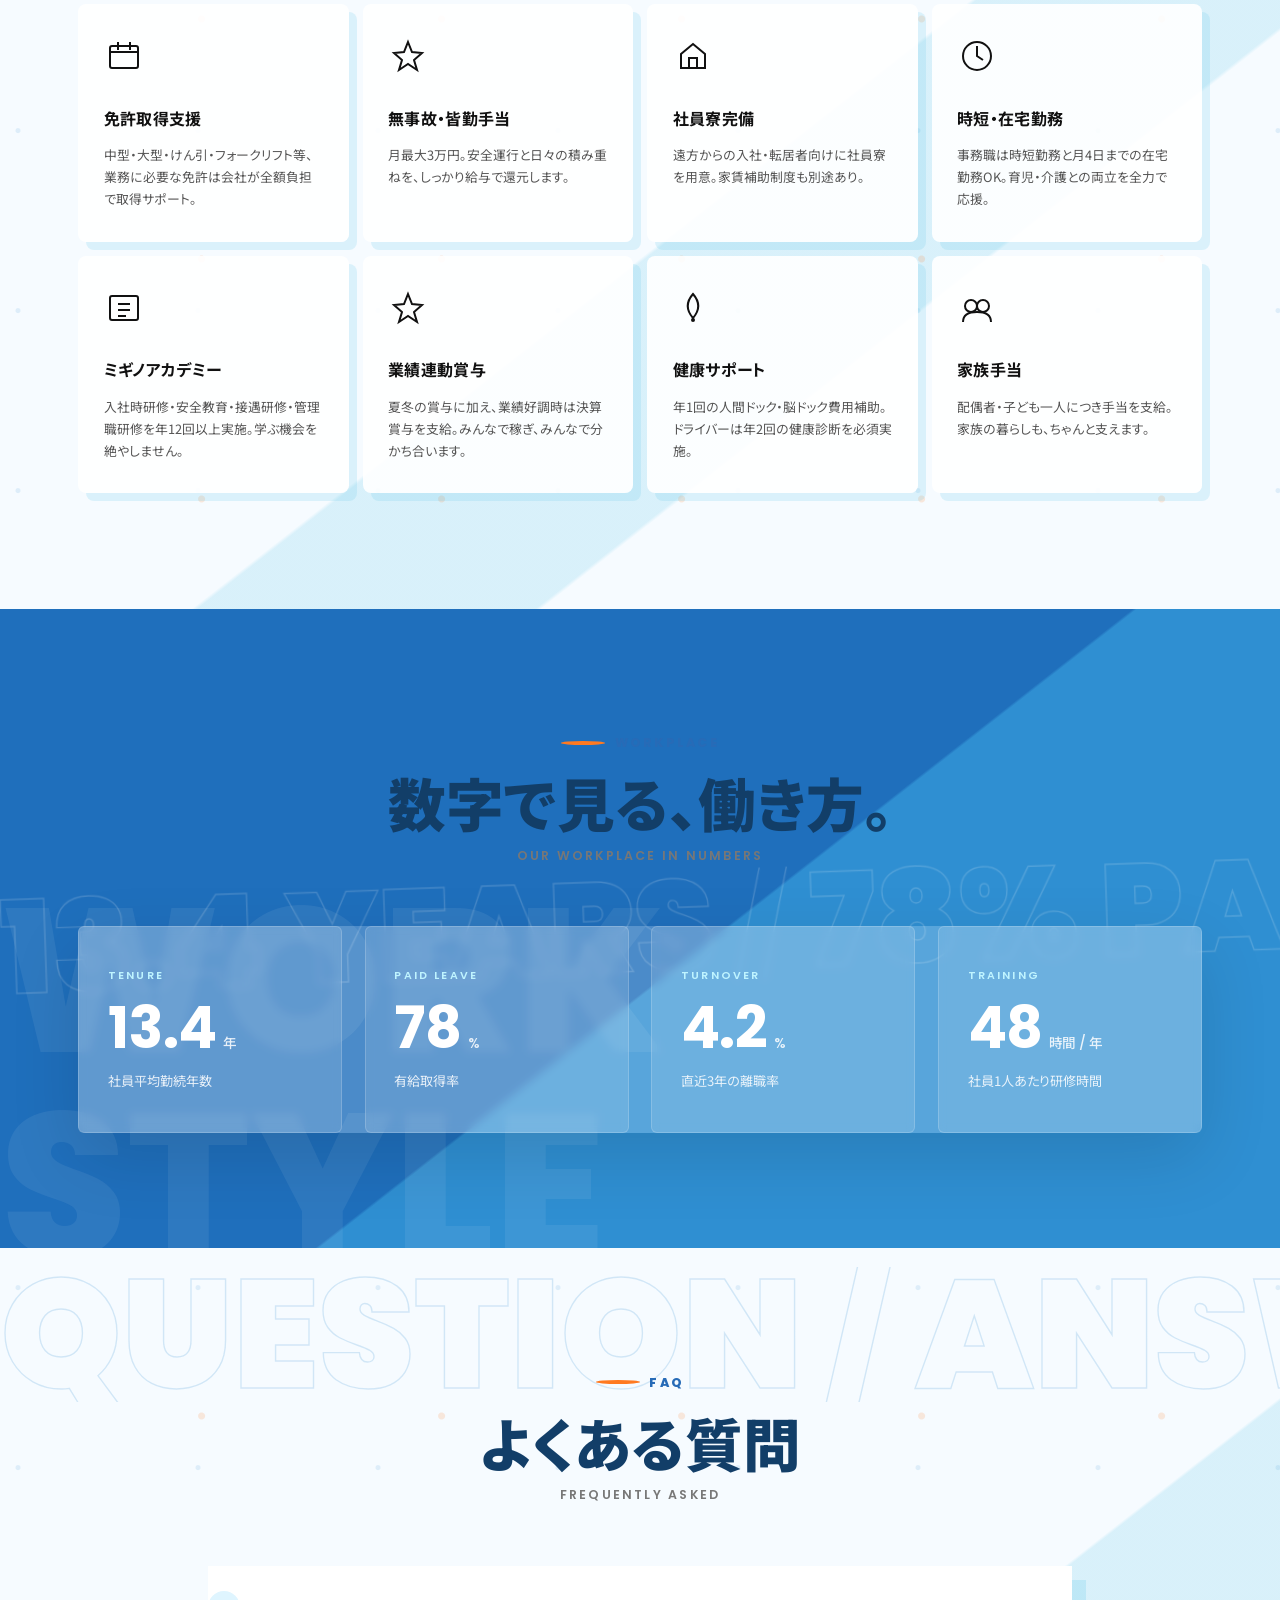
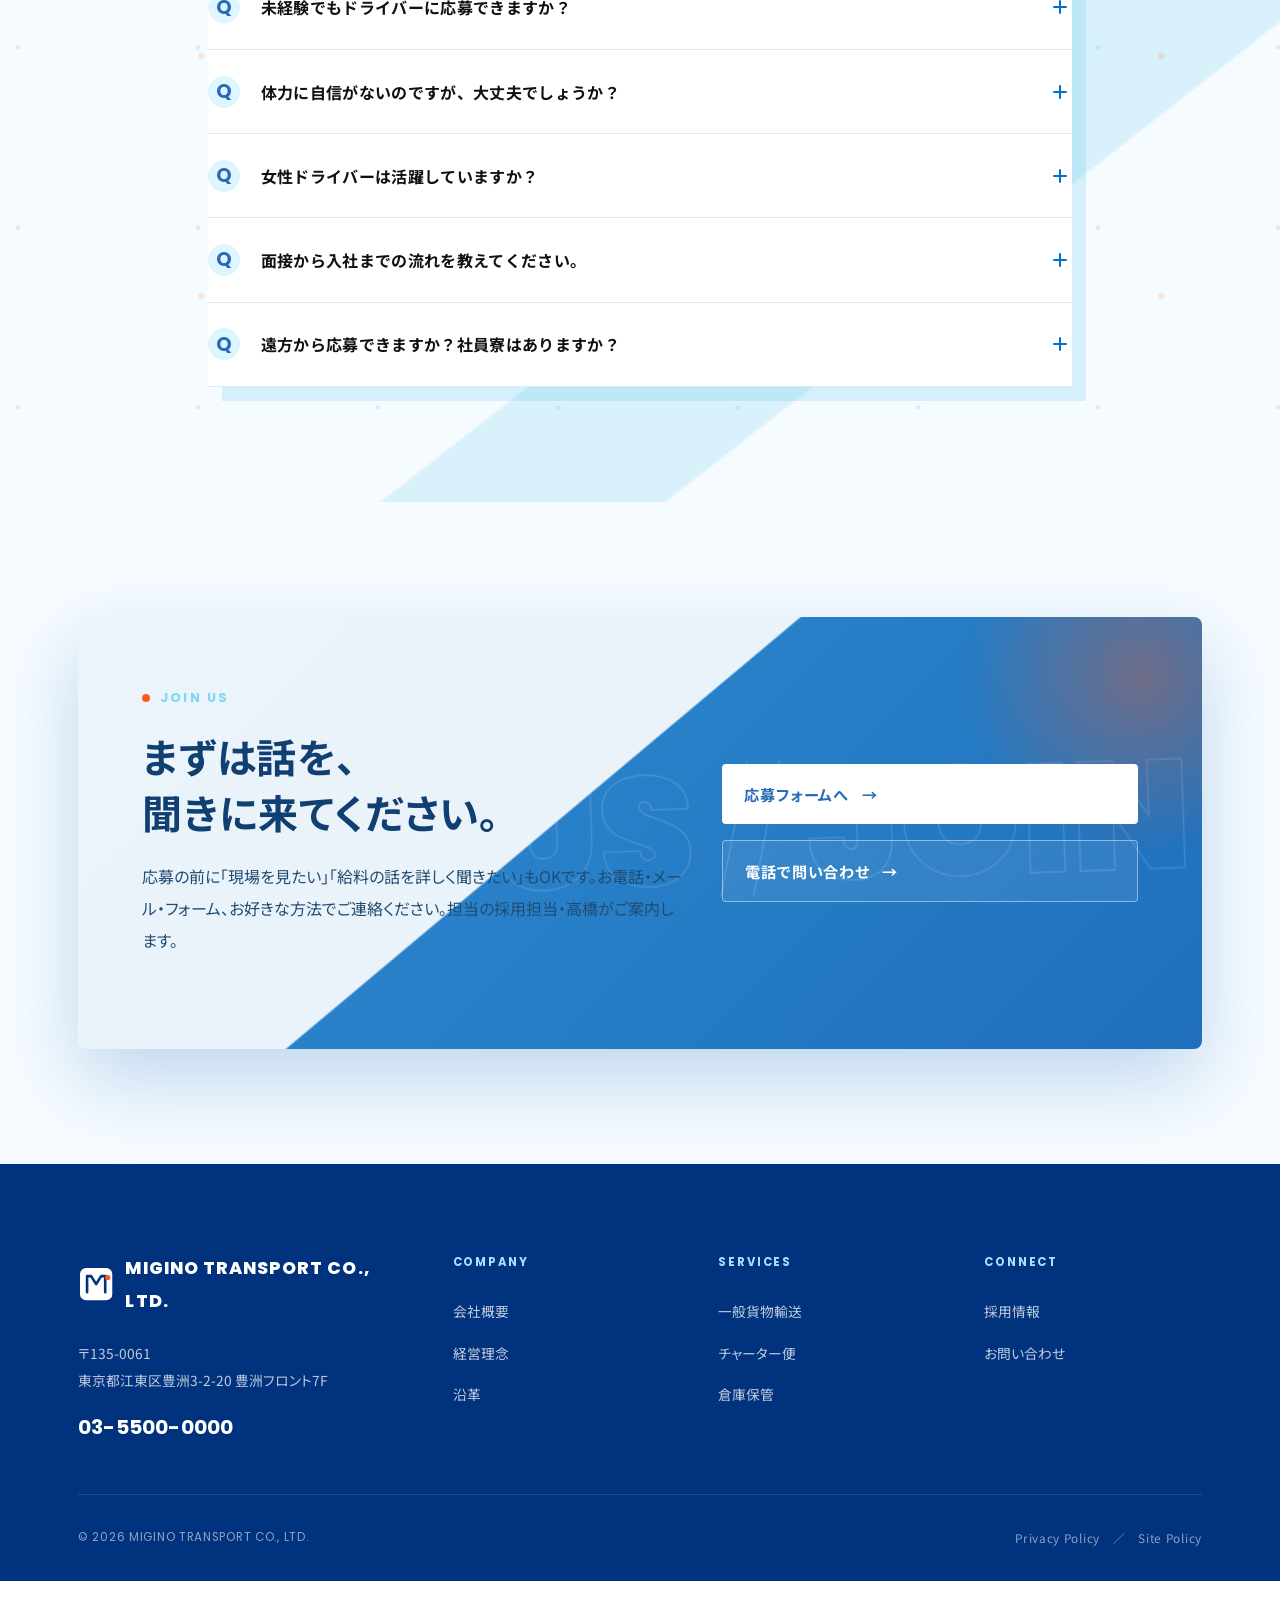
<file: recruit.html>
<!DOCTYPE html>
<html lang="ja">
<head>
<meta charset="UTF-8">
<meta name="viewport" content="width=device-width, initial-scale=1">
<title>採用情報 | ミギノ運送株式会社</title>
<meta name="description" content="ミギノ運送株式会社の採用情報。ドライバー・倉庫スタッフ・事務職・管理職を募集中。社員の声、1日の流れ、福利厚生をご紹介します。">
<link rel="preconnect" href="https://fonts.googleapis.com">
<link rel="preconnect" href="https://fonts.gstatic.com" crossorigin>
<link href="https://fonts.googleapis.com/css2?family=Poppins:wght@400;500;600;700;800&family=Noto+Sans+JP:wght@400;500;700;900&display=swap" rel="stylesheet">
<link rel="stylesheet" href="css/style.css">
<link rel="stylesheet" href="css/photos.css">
</head>
<body class="recruit-page">

<header class="site-header">
  <div class="site-header__inner">
    <a href="index.html" class="header__logo">
      <span class="header__logo-mark">
        <svg viewBox="0 0 36 36" fill="none" xmlns="http://www.w3.org/2000/svg">
          <rect x="2" y="2" width="32" height="32" rx="6" fill="#00327D"/>
          <path d="M9 26 L9 10 L13 10 L18 18 L23 10 L27 10 L27 26" stroke="#fff" stroke-width="2.6" stroke-linejoin="round" stroke-linecap="round" fill="none"/><circle cx="29.5" cy="11.5" r="2.6" fill="#FF5A1F"/>
        </svg>
      </span>
      <span class="header__logo-text">
        <span data-cfg="company.nameEn">MIGINO TRANSPORT</span>
        <small data-cfg="company.name">ミギノ運送株式会社</small>
      </span>
    </a>
    <nav class="header__nav">
      <a href="index.html">トップ<span class="en">Home</span></a>
      <a href="about.html">会社概要<span class="en">About</span></a>
      <a href="services.html">事業内容<span class="en">Services</span></a>
      <a href="recruit.html">採用情報<span class="en">Recruit</span></a>
      <a href="contact.html" class="header__cta">お問い合わせ →</a>
    </nav>
    <button class="header__menu-btn" aria-label="メニュー">
      <span></span><span></span><span></span>
    </button>
  </div>
</header>

<main>

  <section class="recruit-hero">
    <div class="recruit-hero__inner">
      <div class="recruit-hero__cinema" aria-hidden="true">
        <span class="recruit-hero__route recruit-hero__route--one"></span>
        <span class="recruit-hero__route recruit-hero__route--two"></span>
        <span class="recruit-hero__scan"></span>
      </div>
      <div class="recruit-hero__copy">
        <div class="recruit-hero__eyebrow">RECRUIT SITE</div>
        <h1 class="recruit-hero__title">
          <span data-cfg="recruit.hero.line1">当たり前を</span>
          <span data-cfg="recruit.hero.line2">届けるために</span>
        </h1>
        <p class="recruit-hero__lead">
          <span data-cfg="recruit.hero.lead1">いつでも、どこでも、</span>
          <span data-cfg="recruit.hero.lead2">どんなときでも、</span>
          <span data-cfg="recruit.hero.lead3">安心安全に</span>
          <span data-cfg="recruit.hero.lead4">お客様のもとへ</span>
          <span data-cfg="recruit.hero.lead5">お荷物をお届けします。</span>
        </p>
        <div class="recruit-hero__actions">
          <a href="#positions" class="btn btn--primary">募集職種を見る<span class="btn__arrow">→</span></a>
          <a href="contact.html" class="btn btn--dark">応募する<span class="btn__arrow">→</span></a>
        </div>
      </div>
      <div class="recruit-hero__visual" aria-label="物流倉庫で働く社員">
        <div class="recruit-hero__photo recruit-hero__photo--main" data-cfg-bg="recruit.hero.mainImage" style="background-image:url('assets/images/recruit-art-hero-driver.jpg');"></div>
        <div class="recruit-hero__photo recruit-hero__photo--sub" data-cfg-bg="recruit.hero.subImage" style="background-image:url('assets/images/recruit-art-hero-parcel.jpg');"></div>
        <div class="recruit-hero__photo recruit-hero__photo--drive" data-cfg-bg="recruit.hero.driveImage" style="background-image:url('assets/images/recruit-art-hero-hands.jpg');"></div>
        <div class="recruit-hero__photo recruit-hero__photo--fleet" data-cfg-bg="recruit.hero.fleetImage" style="background-image:url('assets/images/recruit-art-message.jpg');"></div>
        <div class="recruit-hero__badge">
          <span>1978</span>
          <small>SINCE</small>
        </div>
      </div>
      <div class="recruit-hero__meta" aria-hidden="true">
        <span>DRIVER</span>
        <span>WAREHOUSE</span>
        <span>TOKYO BAY AREA</span>
        <span>SINCE <b data-cfg="company.establishedYear">1978</b></span>
      </div>
    </div>
    <div class="recruit-hero__ticker">
      <div class="recruit-hero__ticker-track">
        <span>DRIVER</span><span>WAREHOUSE</span><span>OFFICE</span><span>MANAGEMENT</span><span>SAFETY FIRST</span><span>MIGINO TRANSPORT</span>
        <span>DRIVER</span><span>WAREHOUSE</span><span>OFFICE</span><span>MANAGEMENT</span><span>SAFETY FIRST</span><span>MIGINO TRANSPORT</span>
      </div>
    </div>
  </section>

  <!-- 採用メッセージ -->
  <section class="section recruit-intro">
    <div class="recruit-kinetic recruit-kinetic--intro" aria-hidden="true">
      <div class="recruit-kinetic__row recruit-kinetic__row--reverse">
        <span>ABOUT MIGINO / OUR MESSAGE / </span>
        <span>ABOUT MIGINO / OUR MESSAGE / </span>
      </div>
    </div>
    <div class="container">
      <div class="recruit-message fade-up">
        <div class="recruit-message__content">
          <div class="recruit-message__label" data-cfg="recruit.message.label">ABOUT MIGINO</div>
          <h2 class="recruit-message__catch" data-cfg-html="recruit.message.title">
            「運ぶ」を、<em>誇れる仕事</em>に。
          </h2>
          <p class="recruit-message__text" data-cfg="recruit.message.body">未経験から始めて10年、20年と働き続ける仲間が、ここには大勢います。免許取得サポート・教育研修「ミギノアカデミー」・働き方に合わせたシフト設計。私たちが投資するのは、設備でも車両でもなく、まず「人」です。</p>
        </div>
        <div class="recruit-message__art" data-cfg-bg="recruit.message.image" style="background-image:url('assets/images/recruit-art-message.jpg');"></div>
      </div>
      <div class="recruit-proof fade-up">
        <div class="recruit-proof__item">
          <span data-cfg="recruit.proof.item1Value">47</span><small data-cfg="recruit.proof.item1Label">年の安定基盤</small>
        </div>
        <div class="recruit-proof__item">
          <span data-cfg="recruit.proof.item2Value">87</span><small data-cfg="recruit.proof.item2Label">名の現場チーム</small>
        </div>
        <div class="recruit-proof__item">
          <span data-cfg="recruit.proof.item3Value">110</span><small data-cfg="recruit.proof.item3Label">日以上の休日</small>
        </div>
      </div>
    </div>
  </section>

  <!-- 募集職種タブ -->
  <section class="section section--alt recruit-jobs-section" id="positions">
    <div class="recruit-kinetic recruit-kinetic--jobs" aria-hidden="true">
      <div class="recruit-kinetic__row">
        <span>DRIVER / WAREHOUSE / OFFICE / MANAGEMENT / </span>
        <span>DRIVER / WAREHOUSE / OFFICE / MANAGEMENT / </span>
      </div>
    </div>
    <div class="container">
      <div class="section-header fade-up">
        <div class="section-label">JOB</div>
        <h2 class="section-title">
          職種を知る
          <span class="en-sub">Open Positions</span>
        </h2>
        <p class="section-lead" data-cfg="recruit.jobs.lead">現場を動かすドライバー、倉庫、事務、管理。仕事内容と条件を、職種別に確認できます。</p>
      </div>

      <div class="position-tabs fade-up">
        <div class="position-tabs__nav">
          <button class="position-tabs__btn is-active" data-tab="driver">
            ドライバー
            <small>Driver</small>
          </button>
          <button class="position-tabs__btn" data-tab="warehouse">
            倉庫スタッフ
            <small>Warehouse</small>
          </button>
          <button class="position-tabs__btn" data-tab="office">
            事務職
            <small>Office</small>
          </button>
          <button class="position-tabs__btn" data-tab="management">
            管理職候補
            <small>Management</small>
          </button>
        </div>

        <!-- Driver -->
        <div class="position-tabs__panel is-active" data-tab="driver">
          <div class="position-panel">
            <div class="position-panel__visual" style="background-image:url('assets/images/recruit-art-driver.jpg');">
              <svg class="position-panel__visual-icon" viewBox="0 0 100 80" fill="none">
                <path d="M5 60 L5 20 L60 20 L60 40 L80 40 L95 60 L95 70 L85 70 A8 8 0 0 1 71 70 L40 70 A8 8 0 0 1 26 70 L5 70 Z" stroke="currentColor" stroke-width="3"/>
                <circle cx="33" cy="70" r="6" fill="currentColor"/>
                <circle cx="78" cy="70" r="6" fill="currentColor"/>
              </svg>
              <div class="position-panel__visual-label">DRIVER</div>
            </div>
            <div class="position-panel__detail">
              <h3 class="position-panel__title">ドライバー（2t / 4t / 10t）</h3>
              <p class="position-panel__lead">首都圏の定期便、関東〜東北・東海ルートの中・長距離便、チャーター便。あなたの希望と経験に応じて、最適なルートをマッチングします。未経験の方には、まず2t車から、社員ドライバーが同乗指導でしっかり育てます。</p>
              <table class="position-panel__table">
                <tr><th>雇用形態</th><td>正社員（試用期間3ヶ月／条件変更なし）</td></tr>
                <tr><th>給与</th><td>月給28万円〜42万円（経験・保有免許による）<br>年収例：380万円〜620万円</td></tr>
                <tr><th>勤務時間</th><td>シフト制（早朝便・日中便・夜間便から選択可）</td></tr>
                <tr><th>休日休暇</th><td>月8〜10日／年間休日110日／有給／夏季・年末年始</td></tr>
                <tr><th>応募資格</th><td>普通自動車免許以上（未経験OK・上位免許の取得支援あり）</td></tr>
                <tr><th>待遇</th><td>各種社会保険完備／無事故手当／皆勤手当／家族手当／退職金制度／社員寮（応相談）</td></tr>
              </table>
            </div>
          </div>
        </div>

        <!-- Warehouse -->
        <div class="position-tabs__panel" data-tab="warehouse">
          <div class="position-panel">
            <div class="position-panel__visual" style="background-image:url('assets/images/recruit-art-warehouse.jpg');">
              <svg class="position-panel__visual-icon" viewBox="0 0 100 80" fill="none">
                <path d="M5 30 L50 5 L95 30 L95 75 L5 75 Z" stroke="currentColor" stroke-width="3"/>
                <path d="M30 75 L30 45 L70 45 L70 75" stroke="currentColor" stroke-width="3"/>
                <path d="M50 45 L50 75" stroke="currentColor" stroke-width="3"/>
              </svg>
              <div class="position-panel__visual-label">WAREHOUSE</div>
            </div>
            <div class="position-panel__detail">
              <h3 class="position-panel__title">倉庫スタッフ（入出庫・流通加工）</h3>
              <p class="position-panel__lead">江東・川崎・船橋いずれかの拠点で、入出庫・検品・ピッキング・流通加工をご担当いただきます。WMSを使った在庫管理が中心なので、PC操作ができれば未経験でもOK。フォークリフト免許の取得支援あり。</p>
              <table class="position-panel__table">
                <tr><th>雇用形態</th><td>正社員 ／ パート（選択可）</td></tr>
                <tr><th>給与</th><td>正社員：月給24万円〜32万円<br>パート：時給1,300円〜1,500円</td></tr>
                <tr><th>勤務時間</th><td>8:30〜17:30（休憩1時間／早番・遅番選択可）</td></tr>
                <tr><th>休日休暇</th><td>週休2日制／年間休日118日／有給／産休・育休</td></tr>
                <tr><th>応募資格</th><td>未経験可（フォークリフト免許保有者歓迎）</td></tr>
                <tr><th>待遇</th><td>各種社会保険完備／フォーク手当／資格取得支援／制服貸与／空調完備の倉庫</td></tr>
              </table>
            </div>
          </div>
        </div>

        <!-- Office -->
        <div class="position-tabs__panel" data-tab="office">
          <div class="position-panel">
            <div class="position-panel__visual" style="background-image:url('assets/images/recruit-art-welfare.jpg');">
              <svg class="position-panel__visual-icon" viewBox="0 0 100 80" fill="none">
                <rect x="10" y="15" width="80" height="55" rx="4" stroke="currentColor" stroke-width="3"/>
                <path d="M10 30 L90 30" stroke="currentColor" stroke-width="3"/>
                <circle cx="20" cy="22" r="2" fill="currentColor"/>
                <circle cx="28" cy="22" r="2" fill="currentColor"/>
                <path d="M25 45 L75 45 M25 55 L60 55" stroke="currentColor" stroke-width="3"/>
              </svg>
              <div class="position-panel__visual-label">OFFICE</div>
            </div>
            <div class="position-panel__detail">
              <h3 class="position-panel__title">事務職（配車・営業事務）</h3>
              <p class="position-panel__lead">配車管理、ドライバーとの連絡調整、お客様対応、請求書発行など、物流のハブ業務をお任せします。物流業界が初めての方でも、配車システムの使い方から先輩が丁寧にサポート。コミュニケーション力を活かしたい方歓迎。</p>
              <table class="position-panel__table">
                <tr><th>雇用形態</th><td>正社員</td></tr>
                <tr><th>給与</th><td>月給23万円〜30万円（経験考慮）<br>年収例：320万円〜460万円</td></tr>
                <tr><th>勤務時間</th><td>9:00〜18:00（休憩1時間）</td></tr>
                <tr><th>休日休暇</th><td>完全週休2日制（土日祝）／年間休日122日</td></tr>
                <tr><th>応募資格</th><td>基本的なPC操作（Excel・メール）／未経験OK</td></tr>
                <tr><th>待遇</th><td>各種社会保険完備／資格取得支援／服装自由／在宅勤務制度（月4日まで）</td></tr>
              </table>
            </div>
          </div>
        </div>

        <!-- Management -->
        <div class="position-tabs__panel" data-tab="management">
          <div class="position-panel">
            <div class="position-panel__visual" style="background-image:url('assets/images/recruit-art-team.jpg');">
              <svg class="position-panel__visual-icon" viewBox="0 0 100 80" fill="none">
                <circle cx="50" cy="30" r="15" stroke="currentColor" stroke-width="3"/>
                <path d="M20 75 C20 55 35 50 50 50 C65 50 80 55 80 75" stroke="currentColor" stroke-width="3"/>
                <path d="M50 12 L52 8 L54 12 L58 13 L54 15 L52 19 L50 15 L46 13 Z" fill="currentColor"/>
              </svg>
              <div class="position-panel__visual-label">MANAGEMENT</div>
            </div>
            <div class="position-panel__detail">
              <h3 class="position-panel__title">管理職候補（運行管理・拠点長）</h3>
              <p class="position-panel__lead">運行管理者として、ドライバーのマネジメント・安全運行・KPI管理を担っていただきます。将来的には拠点長として、川崎・船橋の運営も任せたい方を歓迎。物流業界経験者で、人を育てることに情熱を持てる方を求めています。</p>
              <table class="position-panel__table">
                <tr><th>雇用形態</th><td>正社員（管理職）</td></tr>
                <tr><th>給与</th><td>月給38万円〜55万円＋業績連動賞与<br>年収例：520万円〜850万円</td></tr>
                <tr><th>勤務時間</th><td>9:00〜18:00（休憩1時間／フレックス相談可）</td></tr>
                <tr><th>休日休暇</th><td>完全週休2日制（土日祝）／年間休日122日</td></tr>
                <tr><th>応募資格</th><td>運送・物流業界での管理経験3年以上／運行管理者資格者歓迎</td></tr>
                <tr><th>待遇</th><td>各種社会保険完備／役職手当／社用車貸与／決算賞与あり</td></tr>
              </table>
            </div>
          </div>
        </div>
      </div>
    </div>
  </section>

  <!-- 社員ボイス -->
  <section class="section recruit-voices-section">
    <div class="recruit-kinetic recruit-kinetic--voices" aria-hidden="true">
      <div class="recruit-kinetic__row recruit-kinetic__row--reverse">
        <span>INTERVIEW / REAL VOICES / WORK WITH PRIDE / </span>
        <span>INTERVIEW / REAL VOICES / WORK WITH PRIDE / </span>
      </div>
    </div>
    <div class="container">
      <div class="section-header fade-up">
        <div class="section-label">INTERVIEW</div>
        <h2 class="section-title">
          様々な働き方を知る
          <span class="en-sub">Voices from Our Team</span>
        </h2>
        <p class="section-lead">未経験で入社した若手から、20年以上勤めるベテランまで。ミギノ運送で働く社員の本音を聞きました。</p>
      </div>

      <div class="voices">
        <article class="voice-card fade-up">
          <div class="voice-card__visual" style="background-image:url('assets/images/recruit-art-driver.jpg');">
            <svg class="voice-card__visual-icon" viewBox="0 0 100 100" fill="none">
              <circle cx="50" cy="38" r="20" stroke="currentColor" stroke-width="2"/>
              <path d="M20 100 C20 75 35 65 50 65 C65 65 80 75 80 100" stroke="currentColor" stroke-width="2"/>
            </svg>
            <div class="voice-card__meta">
              <div class="voice-card__role">DRIVER / 入社3年</div>
              <div class="voice-card__name">佐藤 健太<small>Kenta Sato</small></div>
            </div>
          </div>
          <div class="voice-card__body">
            <h3 class="voice-card__catch">「未経験スタートでも、<br>誰一人取り残されない」</h3>
            <p class="voice-card__text">前職は飲食店勤務。免許も普通免許しか持っていませんでした。入社後、会社負担で中型免許を取得し、最初の3ヶ月はベテランドライバーが同乗指導。今では4t車で都内ルートを任されています。「分からないことは何でも聞いていい」という空気が、本当にありがたい職場です。</p>
          </div>
        </article>

        <article class="voice-card fade-up fade-up--delay-1">
          <div class="voice-card__visual" style="background-image:url('assets/images/recruit-art-welfare.jpg');">
            <svg class="voice-card__visual-icon" viewBox="0 0 100 100" fill="none">
              <circle cx="50" cy="38" r="20" stroke="currentColor" stroke-width="2"/>
              <path d="M20 100 C20 75 35 65 50 65 C65 65 80 75 80 100" stroke="currentColor" stroke-width="2"/>
            </svg>
            <div class="voice-card__meta">
              <div class="voice-card__role">OFFICE / 入社8年</div>
              <div class="voice-card__name">鈴木 美咲<small>Misaki Suzuki</small></div>
            </div>
          </div>
          <div class="voice-card__body">
            <h3 class="voice-card__catch">「家庭との両立を、<br>会社が応援してくれる」</h3>
            <p class="voice-card__text">配車管理を担当しています。第二子の出産で1年間お休みをいただきましたが、復帰後は時短勤務＋在宅勤務をフル活用。子どもの体調不良で急に休む日もありますが、「お互い様だから」と気持ちよく送り出してくれる先輩・同僚に救われています。長く働ける環境だと、実感しています。</p>
          </div>
        </article>

        <article class="voice-card fade-up fade-up--delay-2">
          <div class="voice-card__visual" style="background-image:url('assets/images/recruit-art-team.jpg');">
            <svg class="voice-card__visual-icon" viewBox="0 0 100 100" fill="none">
              <circle cx="50" cy="38" r="20" stroke="currentColor" stroke-width="2"/>
              <path d="M20 100 C20 75 35 65 50 65 C65 65 80 75 80 100" stroke="currentColor" stroke-width="2"/>
            </svg>
            <div class="voice-card__meta">
              <div class="voice-card__role">MANAGER / 入社22年</div>
              <div class="voice-card__name">高橋 浩一<small>Koichi Takahashi</small></div>
            </div>
          </div>
          <div class="voice-card__body">
            <h3 class="voice-card__catch">「人を育てた数だけ、<br>会社が強くなる」</h3>
            <p class="voice-card__text">川崎倉庫の拠点長を務めています。私自身、2tドライバーから始まり、4t・10tと経験を積み、今は20名の部下を持つ立場です。会社が一貫してブレないのは「人に投資する」という方針。だからこそ、長く働く社員が多く、現場の知見が積み上がっていく。それが、お客様への提供価値に直結していると実感します。</p>
          </div>
        </article>

        <article class="voice-card fade-up fade-up--delay-3">
          <div class="voice-card__visual" style="background-image:url('assets/images/recruit-art-warehouse.jpg');">
            <svg class="voice-card__visual-icon" viewBox="0 0 100 100" fill="none">
              <circle cx="50" cy="38" r="20" stroke="currentColor" stroke-width="2"/>
              <path d="M20 100 C20 75 35 65 50 65 C65 65 80 75 80 100" stroke="currentColor" stroke-width="2"/>
            </svg>
            <div class="voice-card__meta">
              <div class="voice-card__role">WAREHOUSE / 入社5年</div>
              <div class="voice-card__name">中村 彩<small>Aya Nakamura</small></div>
            </div>
          </div>
          <div class="voice-card__body">
            <h3 class="voice-card__catch">「現場の声が、<br>ちゃんと届く会社」</h3>
            <p class="voice-card__text">倉庫では入出庫や検品を担当しています。改善提案を出すとすぐに試してくれるので、自分たちで働きやすい現場をつくっている実感があります。資格取得の支援もあり、今はフォークリフトの次のステップに挑戦中です。</p>
          </div>
        </article>
      </div>
    </div>
  </section>

  <!-- 1日の流れ -->
  <section class="section section--alt recruit-day-section">
    <div class="recruit-kinetic recruit-kinetic--day" aria-hidden="true">
      <div class="recruit-kinetic__row">
        <span>06:30 / ROLL CALL / 07:30 / DEPARTURE / 17:00 / BACK TO BASE / </span>
        <span>06:30 / ROLL CALL / 07:30 / DEPARTURE / 17:00 / BACK TO BASE / </span>
      </div>
    </div>
    <div class="recruit-kinetic recruit-kinetic--day-bottom" aria-hidden="true">
      <div class="recruit-kinetic__row recruit-kinetic__row--reverse recruit-kinetic__row--solid">
        <span>ONE DAY ROUTINE / SAFETY FIRST / TEAM WORK / </span>
        <span>ONE DAY ROUTINE / SAFETY FIRST / TEAM WORK / </span>
      </div>
    </div>
    <div class="container">
      <div class="section-header section-header--center fade-up">
        <div class="section-label">A Day</div>
        <h2 class="section-title">
          ドライバーの1日
          <span class="en-sub">A Day in the Life</span>
        </h2>
        <p class="section-lead">2t車で都内ルートを担当する、入社3年目・佐藤さんの1日を追いかけました。</p>
      </div>

      <div class="day-flow fade-up">
        <div class="day-flow__track has-photos">
          <div class="day-flow__step has-photo">
            <div class="day-flow__photo" style="background-image:url('assets/images/day-1-roll-call.jpg');"></div>
            <span class="day-flow__time">06:30</span>
            <span class="day-flow__dot"></span>
            <h4 class="day-flow__title">出社・点呼</h4>
            <p class="day-flow__text">アルコールチェック、健康状態の申告、当日のルート確認。</p>
          </div>
          <div class="day-flow__step has-photo">
            <div class="day-flow__photo" style="background-image:url('assets/images/day-2-inspection.jpg');"></div>
            <span class="day-flow__time">07:00</span>
            <span class="day-flow__dot"></span>
            <h4 class="day-flow__title">車両点検</h4>
            <p class="day-flow__text">タイヤ・オイル・灯火類など、運行前点検をしっかり実施。</p>
          </div>
          <div class="day-flow__step has-photo">
            <div class="day-flow__photo" style="background-image:url('assets/images/day-3-departure.jpg');"></div>
            <span class="day-flow__time">07:30</span>
            <span class="day-flow__dot"></span>
            <h4 class="day-flow__title">出発・配送</h4>
            <p class="day-flow__text">配送先は1日約8件。ナビと配車システムで効率よく回ります。</p>
          </div>
          <div class="day-flow__step has-photo">
            <div class="day-flow__photo" style="background-image:url('assets/images/day-4-lunch.jpg');"></div>
            <span class="day-flow__time">12:00</span>
            <span class="day-flow__dot"></span>
            <h4 class="day-flow__title">昼食・休憩</h4>
            <p class="day-flow__text">SA・PAや近隣の食堂で。ベテランから穴場情報を教わることも。</p>
          </div>
          <div class="day-flow__step has-photo">
            <div class="day-flow__photo" style="background-image:url('assets/images/day-5-afternoon.jpg');"></div>
            <span class="day-flow__time">15:30</span>
            <span class="day-flow__dot"></span>
            <h4 class="day-flow__title">午後配送・帰庫</h4>
            <p class="day-flow__text">残りの配送を完了させ、本社・倉庫へ戻ります。</p>
          </div>
          <div class="day-flow__step has-photo">
            <div class="day-flow__photo" style="background-image:url('assets/images/day-6-end.jpg');"></div>
            <span class="day-flow__time">17:00</span>
            <span class="day-flow__dot"></span>
            <h4 class="day-flow__title">終業点呼</h4>
            <p class="day-flow__text">日報入力、運行記録の確認、翌日の打ち合わせ。退社。</p>
          </div>
        </div>
      </div>
    </div>
  </section>

  <!-- 福利厚生 -->
  <section class="section recruit-benefits-section">
    <div class="recruit-kinetic recruit-kinetic--benefits" aria-hidden="true">
      <div class="recruit-kinetic__row">
        <span>免許取得支援 / 無事故手当 / 社員寮 / 家族手当 / </span>
        <span>免許取得支援 / 無事故手当 / 社員寮 / 家族手当 / </span>
      </div>
      <div class="recruit-kinetic__row recruit-kinetic__row--reverse recruit-kinetic__row--solid">
        <span>MIGINO ACADEMY / WELL-BEING / WORK STYLE / </span>
        <span>MIGINO ACADEMY / WELL-BEING / WORK STYLE / </span>
      </div>
    </div>
    <div class="container">
      <div class="recruit-benefits-head fade-up">
        <div>
          <div class="section-label">WELFARE</div>
          <h2 class="section-title">
            長く働ける理由を、<br>制度で支える。
            <span class="en-sub">Our Benefits</span>
          </h2>
          <p class="section-lead">「人に投資する」を経営理念の柱に置く、私たちの福利厚生をご紹介します。</p>
        </div>
        <div class="recruit-benefits-head__photo" style="background-image:url('assets/images/recruit-art-welfare.jpg');"></div>
      </div>

      <div class="benefits">
        <div class="benefit-card fade-up">
          <svg class="benefit-card__icon" viewBox="0 0 40 40" fill="none">
            <rect x="6" y="10" width="28" height="22" rx="2" stroke="currentColor" stroke-width="2"/>
            <path d="M6 16 L34 16 M14 6 L14 14 M26 6 L26 14" stroke="currentColor" stroke-width="2"/>
          </svg>
          <h3 class="benefit-card__title">免許取得支援</h3>
          <p class="benefit-card__text">中型・大型・けん引・フォークリフト等、業務に必要な免許は会社が全額負担で取得サポート。</p>
        </div>
        <div class="benefit-card fade-up fade-up--delay-1">
          <svg class="benefit-card__icon" viewBox="0 0 40 40" fill="none">
            <path d="M20 6 L24 16 L34 17 L26 24 L29 34 L20 28 L11 34 L14 24 L6 17 L16 16 Z" stroke="currentColor" stroke-width="2"/>
          </svg>
          <h3 class="benefit-card__title">無事故・皆勤手当</h3>
          <p class="benefit-card__text">月最大3万円。安全運行と日々の積み重ねを、しっかり給与で還元します。</p>
        </div>
        <div class="benefit-card fade-up fade-up--delay-2">
          <svg class="benefit-card__icon" viewBox="0 0 40 40" fill="none">
            <path d="M8 32 L8 18 L20 8 L32 18 L32 32 Z" stroke="currentColor" stroke-width="2"/>
            <path d="M16 32 L16 22 L24 22 L24 32" stroke="currentColor" stroke-width="2"/>
          </svg>
          <h3 class="benefit-card__title">社員寮完備</h3>
          <p class="benefit-card__text">遠方からの入社・転居者向けに社員寮を用意。家賃補助制度も別途あり。</p>
        </div>
        <div class="benefit-card fade-up fade-up--delay-3">
          <svg class="benefit-card__icon" viewBox="0 0 40 40" fill="none">
            <circle cx="20" cy="20" r="14" stroke="currentColor" stroke-width="2"/>
            <path d="M20 10 L20 20 L26 24" stroke="currentColor" stroke-width="2"/>
          </svg>
          <h3 class="benefit-card__title">時短・在宅勤務</h3>
          <p class="benefit-card__text">事務職は時短勤務と月4日までの在宅勤務OK。育児・介護との両立を全力で応援。</p>
        </div>
        <div class="benefit-card fade-up">
          <svg class="benefit-card__icon" viewBox="0 0 40 40" fill="none">
            <rect x="6" y="8" width="28" height="24" rx="2" stroke="currentColor" stroke-width="2"/>
            <path d="M14 16 L26 16 M14 22 L26 22 M14 28 L22 28" stroke="currentColor" stroke-width="2"/>
          </svg>
          <h3 class="benefit-card__title">ミギノアカデミー</h3>
          <p class="benefit-card__text">入社時研修・安全教育・接遇研修・管理職研修を年12回以上実施。学ぶ機会を絶やしません。</p>
        </div>
        <div class="benefit-card fade-up fade-up--delay-1">
          <svg class="benefit-card__icon" viewBox="0 0 40 40" fill="none">
            <path d="M6 30 L20 16 L28 24 L34 18" stroke="currentColor" stroke-width="2"/>
            <path d="M28 18 L34 18 L34 24" stroke="currentColor" stroke-width="2"/>
          </svg>
          <h3 class="benefit-card__title">業績連動賞与</h3>
          <p class="benefit-card__text">夏冬の賞与に加え、業績好調時は決算賞与を支給。みんなで稼ぎ、みんなで分かち合います。</p>
        </div>
        <div class="benefit-card fade-up fade-up--delay-2">
          <svg class="benefit-card__icon" viewBox="0 0 40 40" fill="none">
            <path d="M20 6 C13 14 13 22 20 30 C27 22 27 14 20 6 Z" stroke="currentColor" stroke-width="2"/>
            <circle cx="20" cy="32" r="2" fill="currentColor"/>
          </svg>
          <h3 class="benefit-card__title">健康サポート</h3>
          <p class="benefit-card__text">年1回の人間ドック・脳ドック費用補助。ドライバーは年2回の健康診断を必須実施。</p>
        </div>
        <div class="benefit-card fade-up fade-up--delay-3">
          <svg class="benefit-card__icon" viewBox="0 0 40 40" fill="none">
            <circle cx="14" cy="18" r="6" stroke="currentColor" stroke-width="2"/>
            <circle cx="26" cy="18" r="6" stroke="currentColor" stroke-width="2"/>
            <path d="M6 34 C6 26 12 24 20 24 C28 24 34 26 34 34" stroke="currentColor" stroke-width="2"/>
          </svg>
          <h3 class="benefit-card__title">家族手当</h3>
          <p class="benefit-card__text">配偶者・子ども一人につき手当を支給。家族の暮らしも、ちゃんと支えます。</p>
        </div>
      </div>
    </div>
  </section>

  <!-- 数字で見る職場 -->
  <section class="section section--dark recruit-numbers-section">
    <div class="recruit-kinetic recruit-kinetic--numbers" aria-hidden="true">
      <div class="recruit-kinetic__row">
        <span>13.4 YEARS / 78% PAID LEAVE / 4.2% TURNOVER / 48 HOURS TRAINING / </span>
        <span>13.4 YEARS / 78% PAID LEAVE / 4.2% TURNOVER / 48 HOURS TRAINING / </span>
      </div>
    </div>
    <div class="container">
      <div class="section-header section-header--center fade-up">
        <div class="section-label">Workplace</div>
        <h2 class="section-title">
          数字で見る、働き方。
          <span class="en-sub">Our Workplace in Numbers</span>
        </h2>
      </div>
      <div class="numbers fade-up">
        <div class="numbers__cell">
          <div class="numbers__label">Tenure</div>
          <div class="numbers__value"><span data-counter="13.4">0</span><span class="numbers__unit">年</span></div>
          <div class="numbers__caption">社員平均勤続年数</div>
        </div>
        <div class="numbers__cell">
          <div class="numbers__label">Paid Leave</div>
          <div class="numbers__value"><span data-counter="78">0</span><span class="numbers__unit">%</span></div>
          <div class="numbers__caption">有給取得率</div>
        </div>
        <div class="numbers__cell">
          <div class="numbers__label">Turnover</div>
          <div class="numbers__value"><span data-counter="4.2">0</span><span class="numbers__unit">%</span></div>
          <div class="numbers__caption">直近3年の離職率</div>
        </div>
        <div class="numbers__cell">
          <div class="numbers__label">Training</div>
          <div class="numbers__value"><span data-counter="48">0</span><span class="numbers__unit">時間 / 年</span></div>
          <div class="numbers__caption">社員1人あたり研修時間</div>
        </div>
      </div>
    </div>
  </section>

  <!-- FAQ -->
  <section class="section recruit-faq-section">
    <div class="recruit-kinetic recruit-kinetic--faq" aria-hidden="true">
      <div class="recruit-kinetic__row recruit-kinetic__row--reverse">
        <span>QUESTION / ANSWER / ENTRY / SUPPORT / </span>
        <span>QUESTION / ANSWER / ENTRY / SUPPORT / </span>
      </div>
    </div>
    <div class="container container-narrow">
      <div class="section-header section-header--center fade-up">
        <div class="section-label">FAQ</div>
        <h2 class="section-title">
          よくある質問
          <span class="en-sub">Frequently Asked</span>
        </h2>
      </div>

      <div class="faq fade-up">
        <div class="faq__item">
          <button class="faq__q">
            <span class="faq__q-mark">Q</span>
            <span class="faq__q-text">未経験でもドライバーに応募できますか？</span>
            <span class="faq__q-toggle"></span>
          </button>
          <div class="faq__a">
            <div class="faq__a-inner">はい、もちろんです。当社のドライバーの約4割が未経験スタートです。入社後3ヶ月は、ベテランドライバーが同乗指導でしっかりサポート。中型・大型免許の取得費用は全額会社負担で、業務時間内に取得できる体制を整えています。</div>
          </div>
        </div>
        <div class="faq__item">
          <button class="faq__q">
            <span class="faq__q-mark">Q</span>
            <span class="faq__q-text">体力に自信がないのですが、大丈夫でしょうか？</span>
            <span class="faq__q-toggle"></span>
          </button>
          <div class="faq__a">
            <div class="faq__a-inner">配送内容によって体力負担は異なります。重量物中心のルートと、軽量物・少量配送中心のルートがあり、入社時の希望と適性に応じて配車します。倉庫業務は機械化が進んでおり、体力に自信がない方でも十分活躍できます。</div>
          </div>
        </div>
        <div class="faq__item">
          <button class="faq__q">
            <span class="faq__q-mark">Q</span>
            <span class="faq__q-text">女性ドライバーは活躍していますか？</span>
            <span class="faq__q-toggle"></span>
          </button>
          <div class="faq__a">
            <div class="faq__a-inner">現在5名の女性ドライバーが在籍しています。専用更衣室・休憩スペースを整備し、子育てとの両立のために時短勤務やシフト調整にも柔軟に対応しています。「育児しながらでも続けられる」と評価いただいています。</div>
          </div>
        </div>
        <div class="faq__item">
          <button class="faq__q">
            <span class="faq__q-mark">Q</span>
            <span class="faq__q-text">面接から入社までの流れを教えてください。</span>
            <span class="faq__q-toggle"></span>
          </button>
          <div class="faq__a">
            <div class="faq__a-inner">①応募フォーム → ②書類選考（1週間以内に連絡） → ③現場見学＋面接（本社にて約60分） → ④内定通知（面接後3日以内） → ⑤入社。最短2週間で入社可能です。現職中の方の入社日調整も柔軟に承ります。</div>
          </div>
        </div>
        <div class="faq__item">
          <button class="faq__q">
            <span class="faq__q-mark">Q</span>
            <span class="faq__q-text">遠方から応募できますか？社員寮はありますか？</span>
            <span class="faq__q-toggle"></span>
          </button>
          <div class="faq__a">
            <div class="faq__a-inner">全国どこからでも応募歓迎です。社員寮（江東・川崎の2ヶ所）をご用意しており、入社時の家賃補助制度（最大月3万円・2年間）もあります。引越し費用も上限8万円まで会社負担。遠方の方の面接は、Webでも対応可能です。</div>
          </div>
        </div>
      </div>
    </div>
  </section>

  <!-- 応募CTA -->
  <section class="section recruit-entry-section">
    <div class="container">
      <div class="recruit-cta fade-up">
        <div class="recruit-kinetic recruit-kinetic--cta" aria-hidden="true">
          <div class="recruit-kinetic__row">
            <span>JOIN US / JOIN US / JOIN US / </span>
            <span>JOIN US / JOIN US / JOIN US / </span>
          </div>
        </div>
        <div class="recruit-cta__content">
          <div class="recruit-cta__label">JOIN US</div>
          <h2 class="recruit-cta__title" data-cfg-html="recruit.cta.title">まずは話を、<br>聞きに来てください。</h2>
          <p class="recruit-cta__text" data-cfg="recruit.cta.text">応募の前に「現場を見たい」「給料の話を詳しく聞きたい」もOKです。お電話・メール・フォーム、お好きな方法でご連絡ください。担当の採用担当・高橋がご案内します。</p>
        </div>
        <div class="recruit-cta__action">
          <a href="contact.html" class="btn btn--primary">応募フォームへ<span class="btn__arrow">→</span></a>
          <a href="tel:0355000000" class="btn btn--outline">電話で問い合わせ<span class="btn__arrow">→</span></a>
        </div>
      </div>
    </div>
  </section>

</main>

<footer class="site-footer">
  <div class="site-footer__brand en">MIGINO TRANSPORT</div>
  <div class="container site-footer__inner">
    <div class="site-footer__top">
      <div>
        <div class="site-footer__logo">
          <span class="site-footer__logo-mark">
            <svg viewBox="0 0 36 36" fill="none" xmlns="http://www.w3.org/2000/svg">
              <rect x="2" y="2" width="32" height="32" rx="6" fill="#fff"/>
              <path d="M9 26 L9 10 L13 10 L18 18 L23 10 L27 10 L27 26" stroke="#00327D" stroke-width="2.6" stroke-linejoin="round" stroke-linecap="round" fill="none"/><circle cx="29.5" cy="11.5" r="2.6" fill="#FF5A1F"/>
            </svg>
          </span>
          <span data-cfg="company.nameEn">MIGINO TRANSPORT</span>
        </div>
        <div class="site-footer__address">
          〒<span data-cfg="company.addressZip">135-0061</span><br>
          <span data-cfg="company.address">東京都江東区豊洲3-2-20 豊洲フロント7F</span>
        </div>
        <div class="site-footer__contact" data-cfg="company.phone">03-5500-0000</div>
      </div>
      <div>
        <div class="site-footer__col-title">Company</div>
        <ul class="site-footer__links">
          <li><a href="about.html">会社概要</a></li>
          <li><a href="about.html#philosophy">経営理念</a></li>
          <li><a href="about.html#history">沿革</a></li>
        </ul>
      </div>
      <div>
        <div class="site-footer__col-title">Services</div>
        <ul class="site-footer__links">
          <li><a href="services.html#general">一般貨物輸送</a></li>
          <li><a href="services.html#charter">チャーター便</a></li>
          <li><a href="services.html#warehouse">倉庫保管</a></li>
        </ul>
      </div>
      <div>
        <div class="site-footer__col-title">Connect</div>
        <ul class="site-footer__links">
          <li><a href="recruit.html">採用情報</a></li>
          <li><a href="contact.html">お問い合わせ</a></li>
        </ul>
      </div>
    </div>
    <div class="site-footer__bottom">
      <div class="site-footer__copy">© 2026 MIGINO TRANSPORT CO., LTD.</div>
      <div>Privacy Policy　／　Site Policy</div>
    </div>
  </div>
</footer>

<script src="js/main.js"></script>
</body>
</html>
</file>
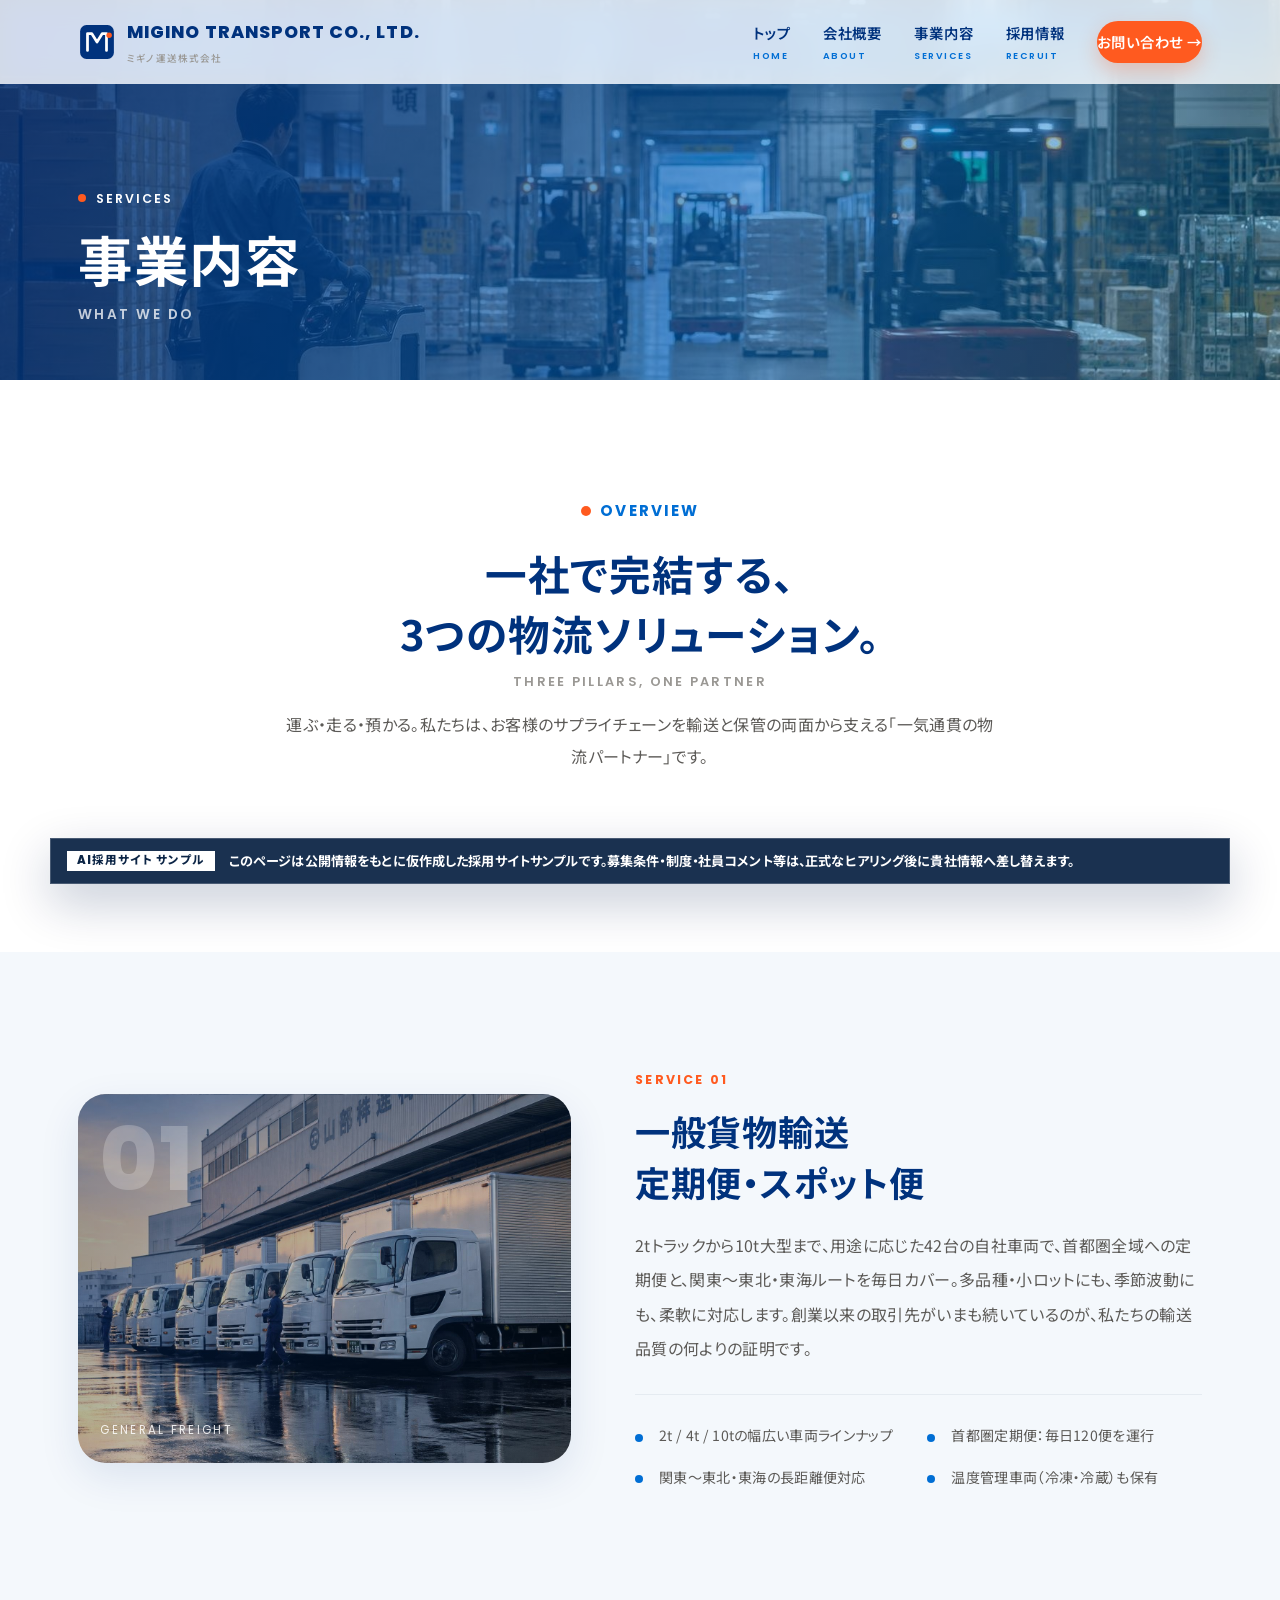
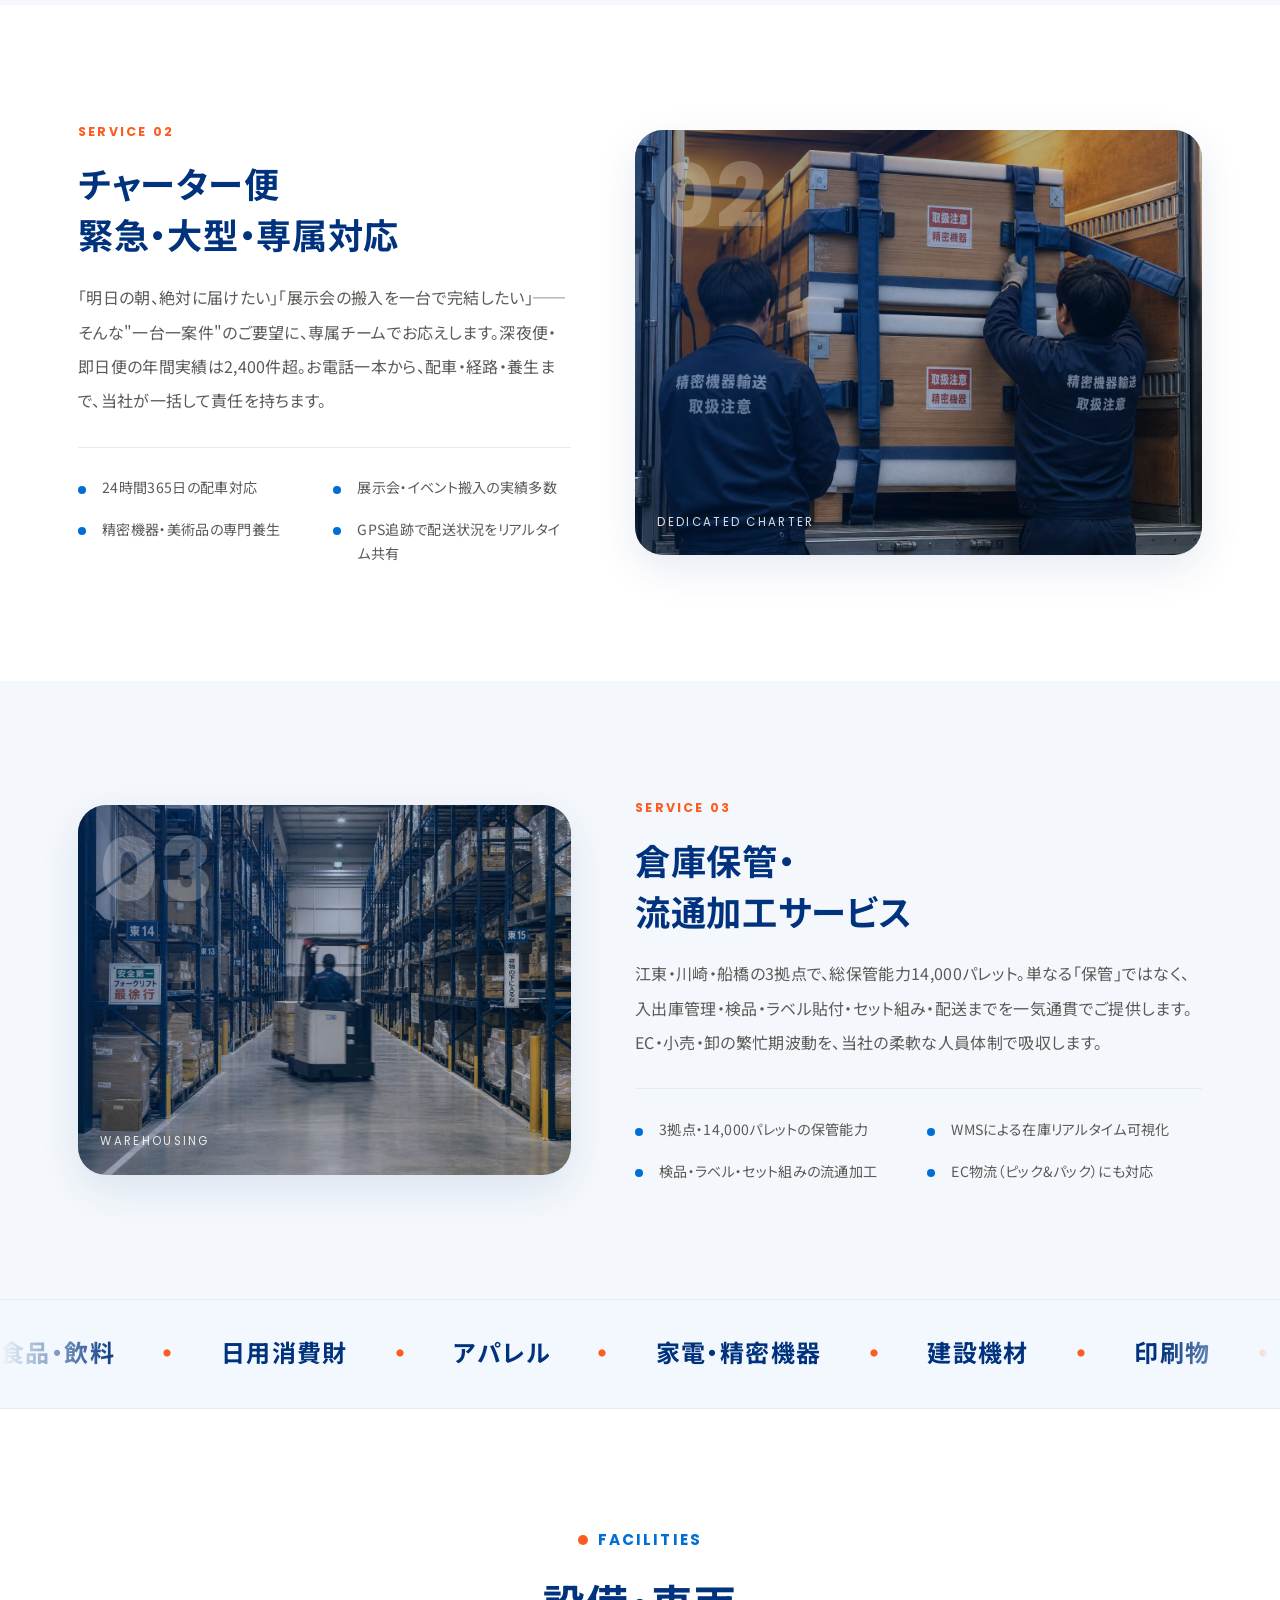
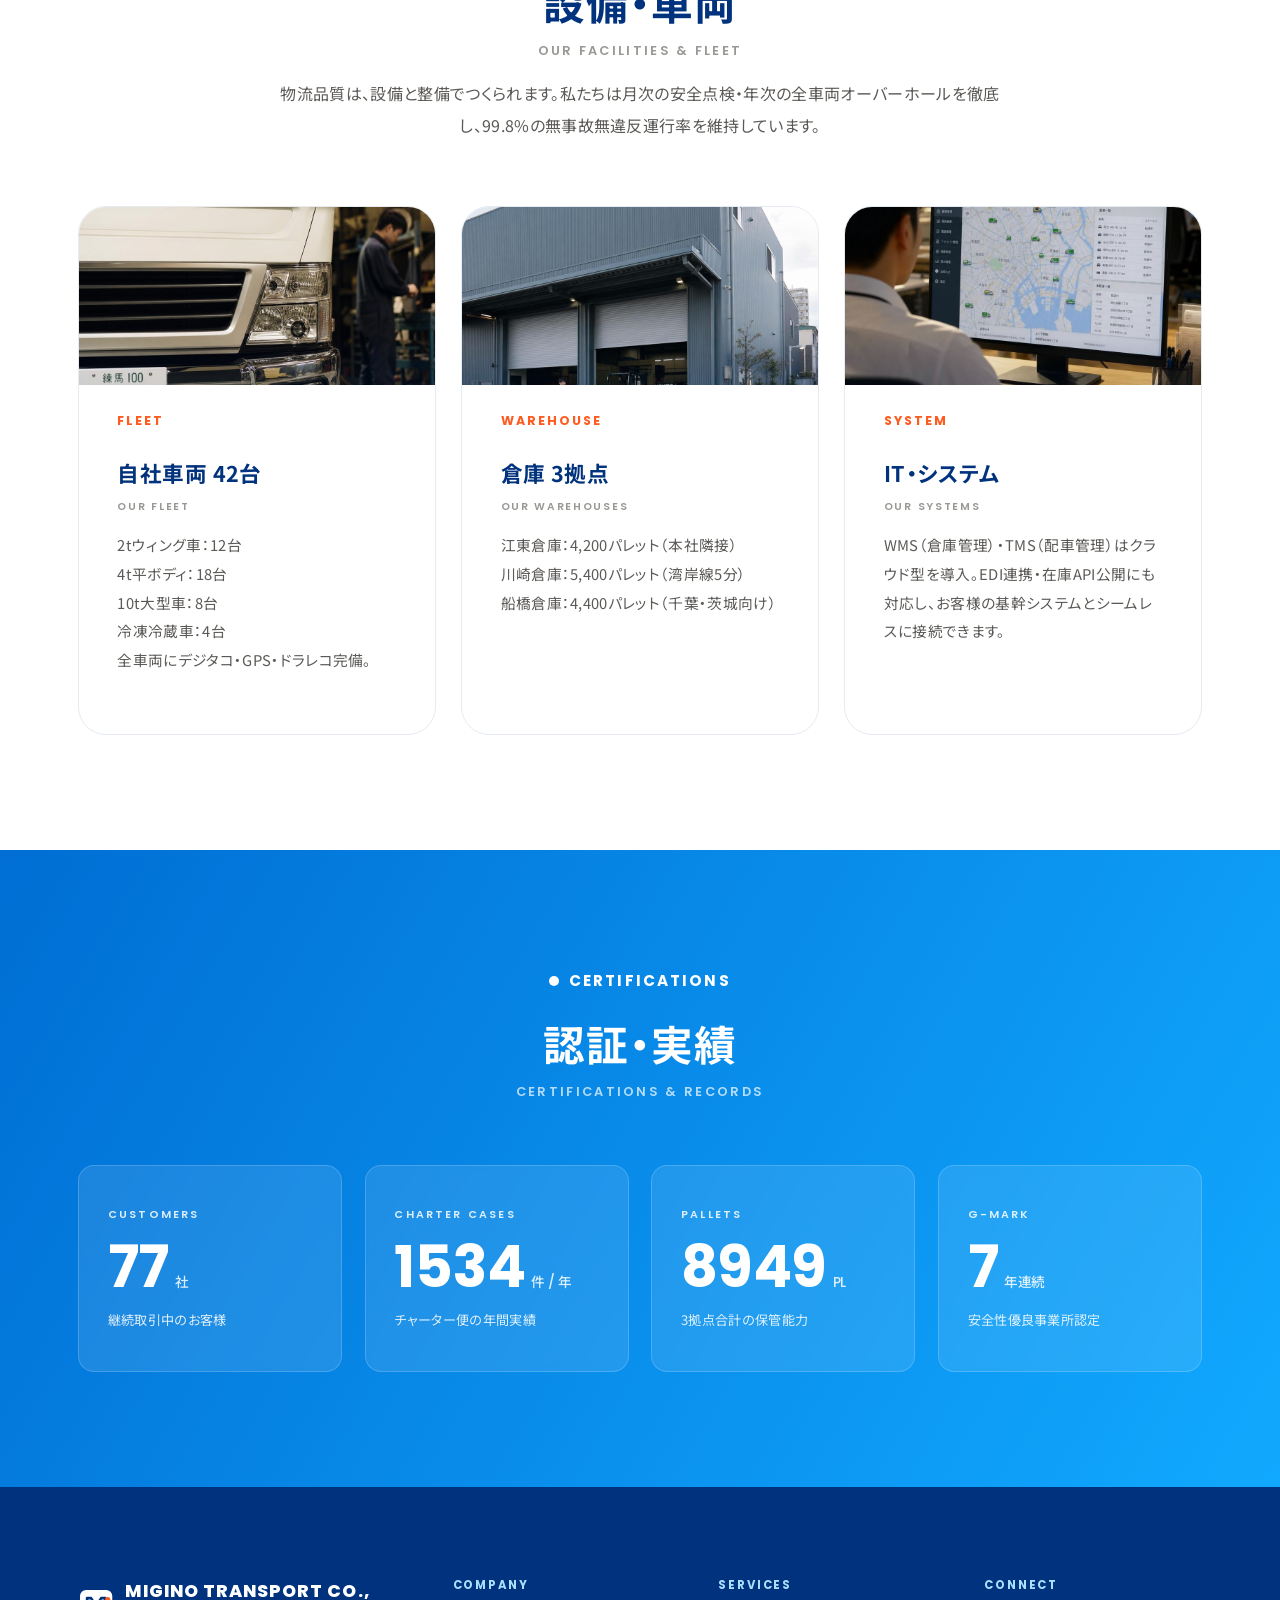
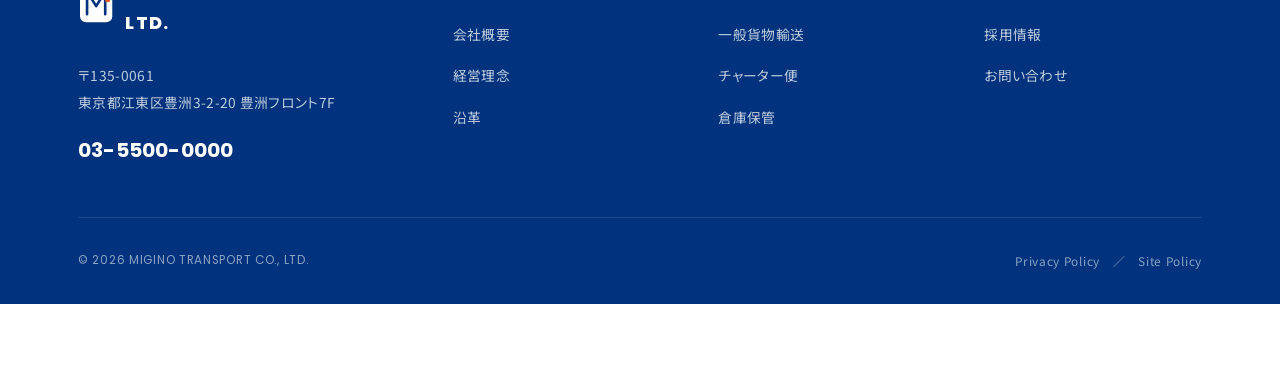
<file: services.html>
<!DOCTYPE html>
<html lang="ja">
<head>
<meta charset="UTF-8">
<meta name="viewport" content="width=device-width, initial-scale=1">
<title>事業内容 | ミギノ運送株式会社</title>
<meta name="description" content="一般貨物輸送・チャーター便・倉庫保管。ミギノ運送が提供する3つの事業をご紹介します。">
<link rel="preconnect" href="https://fonts.googleapis.com">
<link rel="preconnect" href="https://fonts.gstatic.com" crossorigin>
<link href="https://fonts.googleapis.com/css2?family=Poppins:wght@400;500;600;700;800&family=Noto+Sans+JP:wght@400;500;700;900&display=swap" rel="stylesheet">
<link rel="stylesheet" href="css/style.css">
<link rel="stylesheet" href="css/photos.css">
</head>
<body>

<header class="site-header">
  <div class="site-header__inner">
    <a href="index.html" class="header__logo">
      <span class="header__logo-mark">
        <svg viewBox="0 0 36 36" fill="none" xmlns="http://www.w3.org/2000/svg">
          <rect x="2" y="2" width="32" height="32" rx="6" fill="#00327D"/>
          <path d="M9 26 L9 10 L13 10 L18 18 L23 10 L27 10 L27 26" stroke="#fff" stroke-width="2.6" stroke-linejoin="round" stroke-linecap="round" fill="none"/><circle cx="29.5" cy="11.5" r="2.6" fill="#FF5A1F"/>
        </svg>
      </span>
      <span class="header__logo-text">
        <span data-cfg="company.nameEn">MIGINO TRANSPORT</span>
        <small data-cfg="company.name">ミギノ運送株式会社</small>
      </span>
    </a>
    <nav class="header__nav">
      <a href="index.html">トップ<span class="en">Home</span></a>
      <a href="about.html">会社概要<span class="en">About</span></a>
      <a href="services.html">事業内容<span class="en">Services</span></a>
      <a href="recruit.html">採用情報<span class="en">Recruit</span></a>
      <a href="contact.html" class="header__cta">お問い合わせ →</a>
    </nav>
    <button class="header__menu-btn" aria-label="メニュー">
      <span></span><span></span><span></span>
    </button>
  </div>
</header>

<main>

  <section class="page-hero">
    <div class="page-hero__bg" style="background-image:url('assets/images/page-hero-services.jpg');"></div>
    <div class="page-hero__grid"></div>
    <div class="container page-hero__inner">
      <div class="page-hero__crumb">SERVICES</div>
      <h1 class="page-hero__title">
        事業内容
        <span class="en-sub">What We Do</span>
      </h1>
    </div>
  </section>

  <!-- Services Intro -->
  <section class="section">
    <div class="container">
      <div class="section-header section-header--center fade-up">
        <div class="section-label">OVERVIEW</div>
        <h2 class="section-title">
          一社で完結する、<br>3つの物流ソリューション。
          <span class="en-sub">Three Pillars, One Partner</span>
        </h2>
        <p class="section-lead">運ぶ・走る・預かる。私たちは、お客様のサプライチェーンを輸送と保管の両面から支える「一気通貫の物流パートナー」です。</p>
      </div>
    </div>
  </section>

  <!-- 一般貨物輸送 -->
  <section class="section section--alt" id="general">
    <div class="container">
      <div class="service-detail">
        <div class="service-detail__visual fade-up" style="background-image:url('assets/images/service-detail-1.jpg');">
          <div class="service-detail__visual-num">01</div>
          <svg style="position:absolute;bottom:1.5rem;right:1.5rem;width:50%;opacity:0.3" viewBox="0 0 200 100" fill="none">
            <path d="M10 70 L10 30 L100 30 L100 50 L140 50 L160 70 L160 80 L150 80 A10 10 0 0 1 130 80 L80 80 A10 10 0 0 1 60 80 L10 80 Z" fill="#fff"/>
            <circle cx="70" cy="80" r="10" fill="#11A9FF"/>
            <circle cx="140" cy="80" r="10" fill="#11A9FF"/>
          </svg>
          <div class="service-detail__visual-label">GENERAL FREIGHT</div>
        </div>
        <div class="service-detail__content fade-up fade-up--delay-1">
          <div class="service-detail__label">SERVICE 01</div>
          <h2 class="service-detail__title">
            一般貨物輸送<br>定期便・スポット便
          </h2>
          <p class="service-detail__text">2tトラックから10t大型まで、用途に応じた42台の自社車両で、首都圏全域への定期便と、関東〜東北・東海ルートを毎日カバー。多品種・小ロットにも、季節波動にも、柔軟に対応します。創業以来の取引先がいまも続いているのが、私たちの輸送品質の何よりの証明です。</p>
          <div class="service-detail__features">
            <div class="service-detail__feature">2t / 4t / 10tの幅広い車両ラインナップ</div>
            <div class="service-detail__feature">首都圏定期便：毎日120便を運行</div>
            <div class="service-detail__feature">関東〜東北・東海の長距離便対応</div>
            <div class="service-detail__feature">温度管理車両（冷凍・冷蔵）も保有</div>
          </div>
        </div>
      </div>
    </div>
  </section>

  <!-- チャーター便 -->
  <section class="section" id="charter">
    <div class="container">
      <div class="service-detail service-detail--reverse">
        <div class="service-detail__visual fade-up" style="background-image:url('assets/images/service-detail-2.jpg');">
          <div class="service-detail__visual-num">02</div>
          <svg style="position:absolute;bottom:1.5rem;right:1.5rem;width:40%;opacity:0.3" viewBox="0 0 100 100" fill="none">
            <circle cx="50" cy="50" r="40" stroke="#fff" stroke-width="3"/>
            <path d="M50 20 L50 50 L70 65" stroke="#fff" stroke-width="3"/>
          </svg>
          <div class="service-detail__visual-label">DEDICATED CHARTER</div>
        </div>
        <div class="service-detail__content fade-up fade-up--delay-1">
          <div class="service-detail__label">SERVICE 02</div>
          <h2 class="service-detail__title">
            チャーター便<br>緊急・大型・専属対応
          </h2>
          <p class="service-detail__text">「明日の朝、絶対に届けたい」「展示会の搬入を一台で完結したい」──そんな"一台一案件"のご要望に、専属チームでお応えします。深夜便・即日便の年間実績は2,400件超。お電話一本から、配車・経路・養生まで、当社が一括して責任を持ちます。</p>
          <div class="service-detail__features">
            <div class="service-detail__feature">24時間365日の配車対応</div>
            <div class="service-detail__feature">展示会・イベント搬入の実績多数</div>
            <div class="service-detail__feature">精密機器・美術品の専門養生</div>
            <div class="service-detail__feature">GPS追跡で配送状況をリアルタイム共有</div>
          </div>
        </div>
      </div>
    </div>
  </section>

  <!-- 倉庫保管 -->
  <section class="section section--alt" id="warehouse">
    <div class="container">
      <div class="service-detail">
        <div class="service-detail__visual fade-up" style="background-image:url('assets/images/service-detail-3.jpg');">
          <div class="service-detail__visual-num">03</div>
          <svg style="position:absolute;bottom:1.5rem;right:1.5rem;width:45%;opacity:0.3" viewBox="0 0 100 100" fill="none">
            <path d="M10 40 L50 15 L90 40 L90 90 L10 90 Z" stroke="#fff" stroke-width="3"/>
            <path d="M30 90 L30 55 L70 55 L70 90" stroke="#fff" stroke-width="3"/>
            <path d="M50 55 L50 90" stroke="#fff" stroke-width="3"/>
          </svg>
          <div class="service-detail__visual-label">WAREHOUSING</div>
        </div>
        <div class="service-detail__content fade-up fade-up--delay-1">
          <div class="service-detail__label">SERVICE 03</div>
          <h2 class="service-detail__title">
            倉庫保管・<br>流通加工サービス
          </h2>
          <p class="service-detail__text">江東・川崎・船橋の3拠点で、総保管能力14,000パレット。単なる「保管」ではなく、入出庫管理・検品・ラベル貼付・セット組み・配送までを一気通貫でご提供します。EC・小売・卸の繁忙期波動を、当社の柔軟な人員体制で吸収します。</p>
          <div class="service-detail__features">
            <div class="service-detail__feature">3拠点・14,000パレットの保管能力</div>
            <div class="service-detail__feature">WMSによる在庫リアルタイム可視化</div>
            <div class="service-detail__feature">検品・ラベル・セット組みの流通加工</div>
            <div class="service-detail__feature">EC物流（ピック&パック）にも対応</div>
          </div>
        </div>
      </div>
    </div>
  </section>

  <!-- 取扱品目マーキー -->
  <section>
    <div class="marquee">
      <div class="marquee__track">
        <span class="marquee__item">食品・飲料</span>
        <span class="marquee__item">日用消費財</span>
        <span class="marquee__item">アパレル</span>
        <span class="marquee__item">家電・精密機器</span>
        <span class="marquee__item">建設機材</span>
        <span class="marquee__item">印刷物</span>
        <span class="marquee__item">展示会・什器</span>
        <span class="marquee__item">医療機器</span>
        <span class="marquee__item">化粧品</span>
      </div>
    </div>
  </section>

  <!-- 設備・車両 -->
  <section class="section">
    <div class="container">
      <div class="section-header section-header--center fade-up">
        <div class="section-label">FACILITIES</div>
        <h2 class="section-title">
          設備・車両
          <span class="en-sub">Our Facilities & Fleet</span>
        </h2>
        <p class="section-lead">物流品質は、設備と整備でつくられます。私たちは月次の安全点検・年次の全車両オーバーホールを徹底し、99.8%の無事故無違反運行率を維持しています。</p>
      </div>
      <div class="services-grid">
        <article class="service-card fade-up">
          <div class="service-card__photo" style="background-image:url('assets/images/fleet-card.jpg');"></div>
          <div class="service-card__num">FLEET</div>
          <h3 class="service-card__title">
            自社車両 42台
            <small>Our Fleet</small>
          </h3>
          <p class="service-card__text">2tウィング車：12台<br>4t平ボディ：18台<br>10t大型車：8台<br>冷凍冷蔵車：4台<br>全車両にデジタコ・GPS・ドラレコ完備。</p>
        </article>
        <article class="service-card fade-up fade-up--delay-1">
          <div class="service-card__photo" style="background-image:url('assets/images/warehouse-card.jpg');"></div>
          <div class="service-card__num">WAREHOUSE</div>
          <h3 class="service-card__title">
            倉庫 3拠点
            <small>Our Warehouses</small>
          </h3>
          <p class="service-card__text">江東倉庫：4,200パレット（本社隣接）<br>川崎倉庫：5,400パレット（湾岸線5分）<br>船橋倉庫：4,400パレット（千葉・茨城向け）</p>
        </article>
        <article class="service-card fade-up fade-up--delay-2">
          <div class="service-card__photo" style="background-image:url('assets/images/system-card.jpg');"></div>
          <div class="service-card__num">SYSTEM</div>
          <h3 class="service-card__title">
            IT・システム
            <small>Our Systems</small>
          </h3>
          <p class="service-card__text">WMS（倉庫管理）・TMS（配車管理）はクラウド型を導入。EDI連携・在庫API公開にも対応し、お客様の基幹システムとシームレスに接続できます。</p>
        </article>
      </div>
    </div>
  </section>

  <!-- 認証・実績 -->
  <section class="section section--dark">
    <div class="container">
      <div class="section-header section-header--center fade-up">
        <div class="section-label">CERTIFICATIONS</div>
        <h2 class="section-title">
          認証・実績
          <span class="en-sub">Certifications & Records</span>
        </h2>
      </div>
      <div class="numbers fade-up">
        <div class="numbers__cell">
          <div class="numbers__label">Customers</div>
          <div class="numbers__value"><span data-counter="120">0</span><span class="numbers__unit">社</span></div>
          <div class="numbers__caption">継続取引中のお客様</div>
        </div>
        <div class="numbers__cell">
          <div class="numbers__label">Charter Cases</div>
          <div class="numbers__value"><span data-counter="2400">0</span><span class="numbers__unit">件 / 年</span></div>
          <div class="numbers__caption">チャーター便の年間実績</div>
        </div>
        <div class="numbers__cell">
          <div class="numbers__label">Pallets</div>
          <div class="numbers__value"><span data-counter="14000">0</span><span class="numbers__unit">PL</span></div>
          <div class="numbers__caption">3拠点合計の保管能力</div>
        </div>
        <div class="numbers__cell">
          <div class="numbers__label">G-mark</div>
          <div class="numbers__value"><span data-counter="11">0</span><span class="numbers__unit">年連続</span></div>
          <div class="numbers__caption">安全性優良事業所認定</div>
        </div>
      </div>
    </div>
  </section>

</main>

<footer class="site-footer">
  <div class="site-footer__brand en">MIGINO TRANSPORT</div>
  <div class="container site-footer__inner">
    <div class="site-footer__top">
      <div>
        <div class="site-footer__logo">
          <span class="site-footer__logo-mark">
            <svg viewBox="0 0 36 36" fill="none" xmlns="http://www.w3.org/2000/svg">
              <rect x="2" y="2" width="32" height="32" rx="6" fill="#fff"/>
              <path d="M9 26 L9 10 L13 10 L18 18 L23 10 L27 10 L27 26" stroke="#00327D" stroke-width="2.6" stroke-linejoin="round" stroke-linecap="round" fill="none"/><circle cx="29.5" cy="11.5" r="2.6" fill="#FF5A1F"/>
            </svg>
          </span>
          <span data-cfg="company.nameEn">MIGINO TRANSPORT</span>
        </div>
        <div class="site-footer__address">
          〒<span data-cfg="company.addressZip">135-0061</span><br>
          <span data-cfg="company.address">東京都江東区豊洲3-2-20 豊洲フロント7F</span>
        </div>
        <div class="site-footer__contact" data-cfg="company.phone">03-5500-0000</div>
      </div>
      <div>
        <div class="site-footer__col-title">Company</div>
        <ul class="site-footer__links">
          <li><a href="about.html">会社概要</a></li>
          <li><a href="about.html#philosophy">経営理念</a></li>
          <li><a href="about.html#history">沿革</a></li>
        </ul>
      </div>
      <div>
        <div class="site-footer__col-title">Services</div>
        <ul class="site-footer__links">
          <li><a href="services.html#general">一般貨物輸送</a></li>
          <li><a href="services.html#charter">チャーター便</a></li>
          <li><a href="services.html#warehouse">倉庫保管</a></li>
        </ul>
      </div>
      <div>
        <div class="site-footer__col-title">Connect</div>
        <ul class="site-footer__links">
          <li><a href="recruit.html">採用情報</a></li>
          <li><a href="contact.html">お問い合わせ</a></li>
        </ul>
      </div>
    </div>
    <div class="site-footer__bottom">
      <div class="site-footer__copy">© 2026 MIGINO TRANSPORT CO., LTD.</div>
      <div>Privacy Policy　／　Site Policy</div>
    </div>
  </div>
</footer>

<script src="js/main.js"></script>
</body>
</html>
</file>
<file: css/style.css>
/* =========================================
   ミギノ運送 RECRUIT / CORPORATE
   Design system — fresh, bright, human
   ========================================= */

:root {
  /* --- Brand: vivid blue + warm orange accent --- */
  --c-blue: #006ED4;
  --c-blue-deep: #00327D;
  --c-blue-bright: #11A9FF;
  --c-blue-sky: #A9E0FF;
  --c-blue-pale: #E2EEF8;
  --c-blue-pale2: #F2F8FE;
  --c-orange: #FF5A1F;
  --c-orange-dark: #E5430A;

  --grad-blue: linear-gradient(120deg, #006ED4 0%, #11A9FF 100%);
  --grad-blue-soft: linear-gradient(135deg, #E8F2FC 0%, #DCEDFB 100%);

  --c-ink: #1E1815;
  --c-ink-sub: #5C5A57;
  --c-ink-light: #9A9894;
  --c-bg: #FFFFFF;
  --c-bg-alt: #F4F8FC;
  --c-border: #E5EBF1;

  /* legacy aliases (used by existing markup) */
  --color-primary: var(--c-blue-deep);
  --color-primary-dark: #022358;
  --color-accent: var(--c-orange);
  --color-accent-dark: var(--c-orange-dark);
  --color-highlight: var(--c-blue-bright);
  --color-text: var(--c-ink);
  --color-text-sub: var(--c-ink-sub);
  --color-text-light: var(--c-ink-light);
  --color-bg: var(--c-bg);
  --color-bg-alt: var(--c-bg-alt);
  --color-bg-dark: var(--c-blue-deep);
  --color-border: var(--c-border);
  --color-border-dark: rgba(255, 255, 255, 0.14);

  --font-jp: "Noto Sans JP", "Hiragino Sans", "Hiragino Kaku Gothic ProN", "Yu Gothic Medium", "Meiryo", sans-serif;
  --font-en: "Poppins", "Noto Sans JP", -apple-system, BlinkMacSystemFont, sans-serif;

  --container: 1180px;
  --container-narrow: 920px;

  --radius-sm: 8px;
  --radius-md: 16px;
  --radius-lg: 28px;
  --radius-pill: 999px;

  --transition-fast: 0.22s cubic-bezier(0.4, 0, 0.2, 1);
  --transition: 0.42s cubic-bezier(0.4, 0, 0.2, 1);
  --transition-slow: 0.9s cubic-bezier(0.16, 1, 0.3, 1);

  --shadow-sm: 0 4px 16px rgba(0, 50, 125, 0.06);
  --shadow-md: 0 14px 40px rgba(0, 50, 125, 0.10);
  --shadow-lg: 0 28px 64px rgba(0, 50, 125, 0.16);
  --shadow-blue: 0 16px 36px rgba(0, 110, 212, 0.28);
  --shadow-orange: 0 16px 36px rgba(255, 90, 31, 0.30);

  --header-h: 84px;
}

* { box-sizing: border-box; margin: 0; padding: 0; }

html {
  scroll-behavior: smooth;
  -webkit-text-size-adjust: 100%;
  overflow-x: hidden;
}

body {
  font-family: var(--font-jp);
  font-size: 16px;
  line-height: 1.85;
  color: var(--c-ink);
  background: var(--c-bg);
  font-feature-settings: "palt";
  letter-spacing: 0.02em;
  overflow-x: hidden;
  -webkit-font-smoothing: antialiased;
}

body.has-sample-notice {
  padding-bottom: 70px;
}

img { max-width: 100%; height: auto; display: block; }

a {
  color: inherit;
  text-decoration: none;
  transition: color var(--transition-fast), opacity var(--transition-fast);
}

ul, ol { list-style: none; }

button { font-family: inherit; cursor: pointer; border: none; background: none; }

input, textarea, select { font-family: inherit; font-size: inherit; }

::selection { background: var(--c-blue-sky); color: var(--c-blue-deep); }

.sample-notice {
  position: fixed;
  left: 18px;
  right: 18px;
  bottom: 16px;
  z-index: 10000;
  display: flex;
  align-items: center;
  gap: 14px;
  max-width: 1180px;
  margin: 0 auto;
  padding: 12px 16px;
  color: #fff;
  background: rgba(12, 37, 70, 0.94);
  border: 1px solid rgba(255, 255, 255, 0.2);
  box-shadow: 0 18px 50px rgba(0, 30, 80, 0.24);
  backdrop-filter: blur(14px);
}

.sample-notice__label {
  flex: 0 0 auto;
  padding: 0.28rem 0.65rem;
  color: #0c2546;
  background: #fff;
  font-family: var(--font-en);
  font-size: 0.72rem;
  font-weight: 800;
  letter-spacing: 0.08em;
  line-height: 1;
  text-transform: uppercase;
}

.sample-notice__text {
  min-width: 0;
  font-size: 0.82rem;
  font-weight: 700;
  line-height: 1.55;
  letter-spacing: 0.01em;
}

/* =========================================
   タイポグラフィ / 共通パーツ
   ========================================= */
.en {
  font-family: var(--font-en);
  letter-spacing: 0.04em;
}

/* セクションの英語見出し（オーバーライン） */
.section-label {
  display: inline-flex;
  align-items: center;
  gap: 0.6rem;
  font-family: var(--font-en);
  font-size: 0.95rem;
  font-weight: 700;
  letter-spacing: 0.14em;
  text-transform: uppercase;
  color: var(--c-blue);
  margin-bottom: 1.1rem;
}

.section-label::before {
  content: "";
  width: 10px;
  height: 10px;
  border-radius: 50%;
  background: var(--c-orange);
  flex-shrink: 0;
}

.section-title {
  font-family: var(--font-jp);
  font-size: clamp(1.7rem, 3.6vw, 2.6rem);
  font-weight: 700;
  line-height: 1.45;
  letter-spacing: 0.02em;
  color: var(--c-blue-deep);
  margin-bottom: 1rem;
}

.section-title .en-sub {
  display: block;
  font-family: var(--font-en);
  font-size: 0.8rem;
  font-weight: 600;
  letter-spacing: 0.18em;
  color: var(--c-ink-light);
  margin-top: 0.6rem;
  text-transform: uppercase;
}

.section-lead {
  font-size: 1rem;
  line-height: 2.05;
  color: var(--c-ink-sub);
  max-width: 720px;
}

/* =========================================
   レイアウト
   ========================================= */
.container {
  width: 100%;
  max-width: var(--container);
  margin: 0 auto;
  padding: 0 28px;
}

.container-narrow { max-width: var(--container-narrow); }

.section {
  padding: clamp(4.5rem, 9vw, 8rem) 0;
  position: relative;
}

.section--alt { background: var(--c-bg-alt); }

.section--dark {
  background: var(--grad-blue);
  color: #fff;
  overflow: hidden;
}
.section--dark .section-title { color: #fff; }
.section--dark .section-label { color: #fff; }
.section--dark .section-label::before { background: #fff; }
.section--dark .section-lead { color: rgba(255, 255, 255, 0.85); }
.section--dark .section-title .en-sub { color: rgba(255, 255, 255, 0.7); }

.section-header { margin-bottom: clamp(2.5rem, 5vw, 4rem); }
.section-header--center { text-align: center; }
.section-header--center .section-label { justify-content: center; }
.section-header--center .section-lead { margin-left: auto; margin-right: auto; }

/* =========================================
   ヘッダー
   ========================================= */
.site-header {
  position: fixed;
  top: 0; left: 0; right: 0;
  height: var(--header-h);
  z-index: 100;
  display: flex;
  align-items: center;
  background: rgba(255, 255, 255, 0.82);
  backdrop-filter: saturate(180%) blur(14px);
  -webkit-backdrop-filter: saturate(180%) blur(14px);
  transition: background var(--transition), box-shadow var(--transition), height var(--transition);
}

.site-header.is-scrolled {
  background: rgba(255, 255, 255, 0.96);
  box-shadow: 0 6px 24px rgba(0, 50, 125, 0.07);
}

/* 透過ヒーロー上での白文字（任意） */
.site-header.is-light:not(.is-scrolled) { background: transparent; box-shadow: none; }
.site-header.is-light:not(.is-scrolled) .header__logo,
.site-header.is-light:not(.is-scrolled) .header__nav > a { color: #fff; }

.site-header__inner {
  width: 100%;
  max-width: var(--container);
  margin: 0 auto;
  padding: 0 28px;
  display: flex;
  align-items: center;
  justify-content: space-between;
}

.header__logo {
  font-family: var(--font-en);
  font-size: 1.1rem;
  font-weight: 800;
  letter-spacing: 0.06em;
  color: var(--c-blue-deep);
  display: flex;
  align-items: center;
  gap: 0.7rem;
}

.header__logo-mark {
  width: 38px; height: 38px;
  display: inline-flex;
  align-items: center;
  justify-content: center;
}
.header__logo-mark svg { width: 100%; height: 100%; }

.header__logo-text small {
  display: block;
  font-family: var(--font-jp);
  font-size: 0.6rem;
  font-weight: 500;
  letter-spacing: 0.12em;
  color: var(--c-ink-light);
  margin-top: 2px;
}

.header__nav {
  display: flex;
  align-items: center;
  gap: 2rem;
}

.header__nav > a {
  font-family: var(--font-jp);
  font-size: 0.9rem;
  font-weight: 600;
  color: var(--c-blue-deep);
  letter-spacing: 0.06em;
  position: relative;
  padding: 0.5rem 0;
}

.header__nav > a .en {
  display: block;
  font-family: var(--font-en);
  font-size: 0.58rem;
  font-weight: 600;
  letter-spacing: 0.16em;
  color: var(--c-blue);
  margin-top: 1px;
  text-transform: uppercase;
}

.header__nav > a:not(.header__cta)::after {
  content: "";
  position: absolute;
  left: 0; bottom: -2px;
  width: 0; height: 2px;
  border-radius: 2px;
  background: var(--c-orange);
  transition: width var(--transition);
}
.header__nav > a:not(.header__cta):hover::after { width: 100%; }

.header__cta {
  display: inline-flex;
  align-items: center;
  gap: 0.4rem;
  padding: 0.8rem 1.6rem;
  background: var(--c-orange);
  color: #fff !important;
  font-size: 0.88rem;
  font-weight: 700;
  border-radius: var(--radius-pill);
  box-shadow: 0 8px 20px rgba(255, 90, 31, 0.28);
  transition: transform var(--transition-fast), box-shadow var(--transition-fast), background var(--transition-fast);
}
.header__cta:hover {
  background: var(--c-orange-dark);
  transform: translateY(-2px);
  box-shadow: var(--shadow-orange);
}

.header__menu-btn {
  display: none;
  width: 46px; height: 46px;
  position: relative;
  z-index: 10;
}
.header__menu-btn span {
  position: absolute;
  left: 11px;
  width: 24px; height: 2px;
  border-radius: 2px;
  background: var(--c-blue-deep);
  transition: transform var(--transition), top var(--transition), opacity var(--transition);
}
.header__menu-btn span:nth-child(1) { top: 16px; }
.header__menu-btn span:nth-child(2) { top: 23px; }
.header__menu-btn span:nth-child(3) { top: 30px; }
.site-header.is-light:not(.is-scrolled) .header__menu-btn span { background: #fff; }
body.is-menu-open .header__menu-btn span:nth-child(1) { top: 23px; transform: rotate(45deg); }
body.is-menu-open .header__menu-btn span:nth-child(2) { opacity: 0; }
body.is-menu-open .header__menu-btn span:nth-child(3) { top: 23px; transform: rotate(-45deg); }

/* =========================================
   ヒーロー（トップ）
   ========================================= */
.hero {
  position: relative;
  min-height: 100vh;
  display: flex;
  align-items: center;
  background: var(--c-blue-deep);
  color: #fff;
  overflow: hidden;
  padding: calc(var(--header-h) + 4rem) 0 5rem;
}

.hero__bg {
  position: absolute;
  inset: 0;
  background-size: cover;
  background-position: center;
  z-index: 0;
  transform: scale(1.05);
  animation: heroZoom 12s ease-out forwards;
}
@keyframes heroZoom { to { transform: scale(1); } }

.hero__bg::after {
  content: "";
  position: absolute;
  inset: 0;
  background:
    linear-gradient(110deg, rgba(0, 50, 125, 0.86) 0%, rgba(0, 110, 212, 0.55) 55%, rgba(17, 169, 255, 0.30) 100%);
}

/* AIテンプレ臭のグリッド線は廃止 */
.hero__grid, .page-hero__grid { display: none; }

.hero__inner {
  position: relative;
  z-index: 2;
  width: 100%;
  max-width: var(--container);
  margin: 0 auto;
  padding: 0 28px;
}

.hero__sublabel {
  font-family: var(--font-en);
  font-size: 0.85rem;
  font-weight: 600;
  letter-spacing: 0.2em;
  color: #fff;
  text-transform: uppercase;
  margin-bottom: 1.6rem;
  display: inline-flex;
  align-items: center;
  gap: 0.7rem;
  padding: 0.45rem 1.1rem;
  background: rgba(255, 255, 255, 0.14);
  border: 1px solid rgba(255, 255, 255, 0.3);
  border-radius: var(--radius-pill);
  backdrop-filter: blur(4px);
  opacity: 0;
  transform: translateY(20px);
  animation: heroIn 1s 0.2s cubic-bezier(0.16, 1, 0.3, 1) forwards;
}

.hero__title {
  font-size: clamp(2.6rem, 6.4vw, 5rem);
  font-weight: 700;
  line-height: 1.22;
  letter-spacing: 0.02em;
  margin-bottom: 1.6rem;
  max-width: 18em;
  text-shadow: 0 2px 30px rgba(0, 30, 80, 0.25);
}
.hero__title span {
  display: inline-block;
  opacity: 0;
  transform: translateY(30px);
  animation: heroIn 0.9s cubic-bezier(0.16, 1, 0.3, 1) forwards;
}
.hero__title span:nth-child(1) { animation-delay: 0.4s; }
.hero__title span:nth-child(2) { animation-delay: 0.55s; }
.hero__title span:nth-child(3) { animation-delay: 0.7s; }

.hero__lead {
  font-size: 1.05rem;
  line-height: 2.05;
  max-width: 33em;
  color: rgba(255, 255, 255, 0.92);
  opacity: 0;
  transform: translateY(20px);
  animation: heroIn 1s 0.9s cubic-bezier(0.16, 1, 0.3, 1) forwards;
  margin-bottom: 2.6rem;
}

.hero__cta {
  display: flex;
  gap: 1rem;
  flex-wrap: wrap;
  opacity: 0;
  transform: translateY(20px);
  animation: heroIn 1s 1.1s cubic-bezier(0.16, 1, 0.3, 1) forwards;
}

@keyframes heroIn { to { opacity: 1; transform: translateY(0); } }

.hero__meta {
  position: absolute;
  bottom: 2.2rem;
  left: 0; right: 0;
  z-index: 2;
  display: flex;
  justify-content: space-between;
  align-items: flex-end;
  padding: 0 calc((100% - var(--container)) / 2 + 28px);
  font-family: var(--font-en);
  font-size: 0.72rem;
  letter-spacing: 0.18em;
  text-transform: uppercase;
  color: rgba(255, 255, 255, 0.75);
}

.hero__scroll { display: flex; flex-direction: column; align-items: center; gap: 0.8rem; }
.hero__scroll-line {
  width: 1px; height: 56px;
  background: rgba(255, 255, 255, 0.35);
  position: relative;
  overflow: hidden;
}
.hero__scroll-line::after {
  content: "";
  position: absolute;
  top: -56px; left: 0;
  width: 100%; height: 56px;
  background: linear-gradient(to bottom, transparent, #fff);
  animation: scrollLine 2.2s infinite;
}
@keyframes scrollLine { 0% { top: -56px; } 100% { top: 56px; } }

/* セカンドヒーロー（下層ページ） */
.page-hero {
  position: relative;
  min-height: 380px;
  display: flex;
  align-items: flex-end;
  background: var(--c-blue-deep);
  color: #fff;
  padding: calc(var(--header-h) + 3.5rem) 0 3.5rem;
  overflow: hidden;
}
.page-hero__bg {
  position: absolute;
  inset: 0;
  background: var(--grad-blue);
}
.page-hero__inner { position: relative; z-index: 1; }
.page-hero__crumb {
  font-family: var(--font-en);
  font-size: 0.78rem;
  letter-spacing: 0.16em;
  color: #fff;
  text-transform: uppercase;
  margin-bottom: 0.9rem;
  display: inline-flex;
  align-items: center;
  gap: 0.6rem;
  font-weight: 600;
}
.page-hero__crumb::before {
  content: "";
  width: 8px; height: 8px;
  border-radius: 50%;
  background: var(--c-orange);
}
.page-hero__title {
  font-size: clamp(2rem, 5vw, 3.4rem);
  font-weight: 700;
  letter-spacing: 0.03em;
  line-height: 1.3;
}
.page-hero__title .en-sub {
  display: block;
  font-family: var(--font-en);
  font-size: 0.85rem;
  font-weight: 600;
  letter-spacing: 0.18em;
  color: rgba(255, 255, 255, 0.75);
  margin-top: 0.7rem;
  text-transform: uppercase;
}

/* =========================================
   ボタン
   ========================================= */
.btn {
  display: inline-flex;
  align-items: center;
  gap: 0.7rem;
  padding: 1.05rem 2rem;
  font-size: 0.95rem;
  font-weight: 700;
  letter-spacing: 0.04em;
  border-radius: var(--radius-pill);
  transition: transform var(--transition), box-shadow var(--transition), background var(--transition);
  position: relative;
}

.btn--primary {
  background: var(--c-orange);
  color: #fff;
  box-shadow: 0 10px 24px rgba(255, 90, 31, 0.30);
}
.btn--primary:hover {
  background: var(--c-orange-dark);
  transform: translateY(-3px);
  box-shadow: var(--shadow-orange);
}

.btn--outline {
  background: rgba(255, 255, 255, 0.08);
  color: #fff;
  border: 1.5px solid rgba(255, 255, 255, 0.55);
}
.btn--outline:hover { background: rgba(255, 255, 255, 0.16); border-color: #fff; transform: translateY(-3px); }

.btn--blue {
  background: var(--c-blue);
  color: #fff;
  box-shadow: var(--shadow-blue);
}
.btn--blue:hover { background: var(--c-blue-deep); transform: translateY(-3px); }

.btn--dark { background: var(--c-blue-deep); color: #fff; }
.btn--dark:hover { background: var(--color-primary-dark); transform: translateY(-3px); }

.btn__arrow {
  width: 18px; height: 18px;
  display: inline-flex;
  align-items: center;
  justify-content: center;
  transition: transform var(--transition);
}
.btn:hover .btn__arrow { transform: translateX(4px); }

/* インラインリンク */
.link-arrow {
  display: inline-flex;
  align-items: center;
  gap: 0.45rem;
  font-weight: 700;
  font-size: 0.9rem;
  letter-spacing: 0.04em;
  color: var(--c-blue);
}
.link-arrow::after { content: "→"; transition: transform var(--transition-fast); }
.link-arrow:hover { color: var(--c-orange); }
.link-arrow:hover::after { transform: translateX(4px); }

/* =========================================
   トップ：ニュース
   ========================================= */
.news-strip {
  background: #fff;
  border-bottom: 1px solid var(--c-border);
  padding: 1.5rem 0;
}
.news-strip__inner { display: flex; align-items: center; gap: 2rem; }
.news-strip__label {
  display: flex;
  flex-direction: column;
  font-family: var(--font-en);
  font-size: 0.9rem;
  font-weight: 700;
  letter-spacing: 0.12em;
  color: var(--c-blue-deep);
  padding-right: 2rem;
  border-right: 2px solid var(--c-blue-pale);
  flex-shrink: 0;
}
.news-strip__label small {
  font-family: var(--font-jp);
  font-size: 0.6rem;
  color: var(--c-ink-light);
  margin-top: 2px;
}
.news-strip__list { flex: 1; display: flex; flex-direction: column; gap: 0.5rem; }
.news-strip__item { display: flex; align-items: center; gap: 1.1rem; font-size: 0.88rem; }
.news-strip__date { font-family: var(--font-en); color: var(--c-blue); font-weight: 600; flex-shrink: 0; }
.news-strip__tag {
  display: inline-block;
  padding: 0.15rem 0.8rem;
  font-size: 0.68rem;
  font-weight: 700;
  letter-spacing: 0.06em;
  background: var(--c-blue-pale);
  border-radius: var(--radius-pill);
  color: var(--c-blue);
  flex-shrink: 0;
}
.news-strip__item a {
  color: var(--c-ink);
  overflow: hidden;
  text-overflow: ellipsis;
  white-space: nowrap;
}
.news-strip__item a:hover { color: var(--c-blue); }

/* =========================================
   About セクション
   ========================================= */
.about-grid {
  display: grid;
  grid-template-columns: 1fr 1.15fr;
  gap: clamp(2.5rem, 5vw, 5rem);
  align-items: center;
}
.about-grid__visual {
  position: relative;
  aspect-ratio: 4 / 5;
  background: var(--grad-blue);
  border-radius: var(--radius-lg);
  overflow: hidden;
  box-shadow: var(--shadow-md);
}
.about-grid__visual::before {
  content: "";
  position: absolute;
  inset: 0;
  background: radial-gradient(circle at 75% 80%, rgba(255, 90, 31, 0.25), transparent 55%);
}
.about-grid__visual-label {
  position: absolute;
  bottom: 1.6rem; left: 1.6rem;
  font-family: var(--font-en);
  font-size: 0.72rem;
  letter-spacing: 0.16em;
  color: rgba(255, 255, 255, 0.85);
  text-transform: uppercase;
  z-index: 2;
}
.about-grid__visual-year {
  position: absolute;
  top: 50%; left: 50%;
  transform: translate(-50%, -50%);
  font-family: var(--font-en);
  font-size: clamp(4.5rem, 11vw, 8rem);
  font-weight: 800;
  color: rgba(255, 255, 255, 0.16);
  letter-spacing: -0.02em;
  white-space: nowrap;
}
.about-grid__visual-truck { display: none; }
.about-grid__content p {
  font-size: 1rem;
  line-height: 2.15;
  color: var(--c-ink-sub);
  margin-bottom: 1.4rem;
}

/* =========================================
   Services カード
   ========================================= */
.services-grid {
  display: grid;
  grid-template-columns: repeat(3, 1fr);
  gap: 1.6rem;
}
.service-card {
  position: relative;
  background: #fff;
  border-radius: var(--radius-lg);
  padding: 2.4rem;
  overflow: hidden;
  border: 1px solid var(--c-border);
  transition: transform var(--transition), box-shadow var(--transition);
  display: flex;
  flex-direction: column;
  min-height: 380px;
}
.service-card:hover { transform: translateY(-8px); box-shadow: var(--shadow-lg); }
.service-card__num {
  font-family: var(--font-en);
  font-size: 0.78rem;
  font-weight: 700;
  letter-spacing: 0.16em;
  color: var(--c-orange);
  margin-bottom: 1.3rem;
}
.service-card__icon { width: 56px; height: 56px; margin-bottom: 1.3rem; color: var(--c-blue); }
.service-card__title {
  font-size: 1.35rem;
  font-weight: 700;
  letter-spacing: 0.02em;
  color: var(--c-blue-deep);
  margin-bottom: 0.9rem;
}
.service-card__title small {
  display: block;
  font-family: var(--font-en);
  font-size: 0.66rem;
  font-weight: 600;
  letter-spacing: 0.16em;
  color: var(--c-ink-light);
  margin-top: 0.25rem;
  text-transform: uppercase;
}
.service-card__text {
  font-size: 0.92rem;
  line-height: 1.95;
  color: var(--c-ink-sub);
  flex: 1;
  margin-bottom: 1.3rem;
}

/* =========================================
   Numbers
   ========================================= */
.numbers {
  display: grid;
  grid-template-columns: repeat(4, 1fr);
  gap: 1.4rem;
}
.numbers__cell {
  background: rgba(255, 255, 255, 0.10);
  border: 1px solid rgba(255, 255, 255, 0.18);
  border-radius: var(--radius-md);
  padding: 2.4rem 1.8rem;
  backdrop-filter: blur(4px);
}
.numbers__label {
  font-family: var(--font-en);
  font-size: 0.68rem;
  font-weight: 600;
  letter-spacing: 0.2em;
  color: rgba(255, 255, 255, 0.85);
  text-transform: uppercase;
  margin-bottom: 0.9rem;
}
.numbers__value {
  font-family: var(--font-en);
  font-size: clamp(2.6rem, 4.5vw, 3.6rem);
  font-weight: 700;
  line-height: 1;
  color: #fff;
  letter-spacing: -0.01em;
  display: flex;
  align-items: baseline;
  gap: 0.2rem;
}
.numbers__unit { font-size: 0.85rem; font-weight: 500; color: rgba(255, 255, 255, 0.85); margin-left: 0.2rem; }
.numbers__caption { font-size: 0.82rem; color: rgba(255, 255, 255, 0.85); margin-top: 0.7rem; }

/* =========================================
   Recruit CTA
   ========================================= */
.recruit-cta {
  position: relative;
  background: var(--grad-blue);
  color: #fff;
  border-radius: var(--radius-lg);
  padding: clamp(2.5rem, 5vw, 4.5rem);
  overflow: hidden;
  display: grid;
  grid-template-columns: 1.3fr 1fr;
  gap: 2.5rem;
  align-items: center;
  box-shadow: var(--shadow-blue);
}
.recruit-cta::after {
  content: "";
  position: absolute;
  right: -120px; top: -120px;
  width: 360px; height: 360px;
  border-radius: 50%;
  background: radial-gradient(circle, rgba(255, 90, 31, 0.35), transparent 70%);
  pointer-events: none;
}
.recruit-cta__content { position: relative; z-index: 1; }
.recruit-cta__label {
  font-family: var(--font-en);
  font-size: 0.8rem;
  font-weight: 700;
  letter-spacing: 0.18em;
  color: #fff;
  margin-bottom: 1.1rem;
  display: inline-flex;
  align-items: center;
  gap: 0.6rem;
}
.recruit-cta__label::before { content: ""; width: 8px; height: 8px; border-radius: 50%; background: var(--c-orange); }
.recruit-cta__title {
  font-size: clamp(1.7rem, 3.5vw, 2.5rem);
  font-weight: 700;
  line-height: 1.4;
  margin-bottom: 1.3rem;
  letter-spacing: 0.02em;
}
.recruit-cta__text { font-size: 1rem; line-height: 2; color: rgba(255, 255, 255, 0.92); margin-bottom: 1.8rem; }
.recruit-cta__action { position: relative; z-index: 1; display: flex; flex-direction: column; gap: 1rem; }
.recruit-cta .btn--primary { background: #fff; color: var(--c-orange); box-shadow: 0 10px 28px rgba(0, 30, 80, 0.25); }
.recruit-cta .btn--primary:hover { background: #fff; color: var(--c-orange-dark); }

/* =========================================
   会社概要：代表挨拶
   ========================================= */
.president {
  display: grid;
  grid-template-columns: 1fr 1.3fr;
  gap: clamp(2.5rem, 5vw, 4rem);
  align-items: start;
}
.president__visual {
  position: relative;
  aspect-ratio: 3 / 4;
  background: var(--grad-blue);
  border-radius: var(--radius-lg);
  overflow: hidden;
  box-shadow: var(--shadow-md);
}
.president__visual::before {
  content: "PRESIDENT";
  position: absolute;
  bottom: 1.4rem; left: 1.4rem;
  font-family: var(--font-en);
  font-size: 0.72rem;
  letter-spacing: 0.2em;
  color: rgba(255, 255, 255, 0.85);
  z-index: 2;
}
.president__name {
  position: absolute;
  top: 1.4rem; right: 1.4rem;
  font-family: var(--font-en);
  font-size: 0.72rem;
  letter-spacing: 0.16em;
  color: rgba(255, 255, 255, 0.85);
  text-transform: uppercase;
  z-index: 2;
}
.president__quote {
  font-size: clamp(1.3rem, 2.6vw, 1.6rem);
  line-height: 1.75;
  font-weight: 700;
  color: var(--c-blue-deep);
  margin-bottom: 1.8rem;
  letter-spacing: 0.02em;
}
.president__text p { font-size: 0.94rem; line-height: 2.15; color: var(--c-ink-sub); margin-bottom: 1.2rem; }
.president__sign {
  display: flex;
  align-items: baseline;
  gap: 1rem;
  margin-top: 2rem;
  padding-top: 2rem;
  border-top: 1px solid var(--c-border);
}
.president__sign-title { font-size: 0.78rem; letter-spacing: 0.1em; color: var(--c-ink-light); }
.president__sign-name { font-size: 1.25rem; font-weight: 700; color: var(--c-blue-deep); letter-spacing: 0.06em; }

/* 経営理念カード */
.philosophy {
  display: grid;
  grid-template-columns: repeat(3, 1fr);
  gap: 1.4rem;
}
.philosophy__cell {
  padding: 2.6rem 2.2rem;
  background: #fff;
  border: 1px solid var(--c-border);
  border-radius: var(--radius-lg);
  transition: transform var(--transition), box-shadow var(--transition);
}
.philosophy__cell:hover { transform: translateY(-6px); box-shadow: var(--shadow-md); }
.philosophy__num {
  font-family: var(--font-en);
  font-size: 0.78rem;
  font-weight: 700;
  letter-spacing: 0.16em;
  color: var(--c-orange);
  margin-bottom: 1.3rem;
}
.philosophy__title { font-size: 1.45rem; font-weight: 700; color: var(--c-blue-deep); margin-bottom: 0.9rem; letter-spacing: 0.02em; }
.philosophy__title small {
  display: block;
  font-family: var(--font-en);
  font-size: 0.66rem;
  font-weight: 600;
  letter-spacing: 0.16em;
  color: var(--c-ink-light);
  margin-top: 0.5rem;
  text-transform: uppercase;
}
.philosophy__text { font-size: 0.92rem; line-height: 1.95; color: var(--c-ink-sub); }

/* 会社概要テーブル */
.profile-table { width: 100%; border-collapse: collapse; }
.profile-table tr { border-bottom: 1px solid var(--c-border); }
.profile-table tr:first-child { border-top: 2px solid var(--c-blue-pale); }
.profile-table th, .profile-table td { padding: 1.4rem 0; text-align: left; vertical-align: top; font-size: 0.94rem; }
.profile-table th { width: 220px; font-weight: 700; color: var(--c-blue-deep); letter-spacing: 0.06em; }
.profile-table td { color: var(--c-ink-sub); line-height: 1.95; }

/* 沿革 */
.history { position: relative; padding-left: 2rem; }
.history::before {
  content: "";
  position: absolute;
  left: 0; top: 0.5rem; bottom: 0.5rem;
  width: 2px;
  background: var(--c-blue-pale);
}
.history__item { position: relative; padding: 1.2rem 0 1.2rem 2rem; }
.history__item::before {
  content: "";
  position: absolute;
  left: -0.34rem; top: 1.8rem;
  width: 12px; height: 12px;
  background: var(--c-orange);
  border: 2px solid #fff;
  border-radius: 50%;
  box-shadow: 0 0 0 3px var(--c-blue-pale);
}
.history__year { font-family: var(--font-en); font-size: 1.1rem; font-weight: 700; color: var(--c-blue); margin-bottom: 0.4rem; }
.history__text { font-size: 0.92rem; color: var(--c-ink-sub); line-height: 1.85; }

/* =========================================
   事業内容
   ========================================= */
.service-detail {
  display: grid;
  grid-template-columns: 1fr 1.15fr;
  gap: clamp(2.5rem, 5vw, 5rem);
  align-items: center;
}
.service-detail--reverse .service-detail__visual { order: 2; }
.service-detail__visual {
  position: relative;
  aspect-ratio: 4 / 3;
  background: var(--grad-blue);
  border-radius: var(--radius-lg);
  overflow: hidden;
  box-shadow: var(--shadow-md);
}
.service-detail__visual-num {
  position: absolute;
  top: 1.4rem; left: 1.4rem;
  font-family: var(--font-en);
  font-size: clamp(3.5rem, 8vw, 5.5rem);
  font-weight: 800;
  color: rgba(255, 255, 255, 0.22);
  line-height: 1;
  z-index: 1;
}
.service-detail__visual-label {
  position: absolute;
  bottom: 1.4rem; left: 1.4rem;
  font-family: var(--font-en);
  font-size: 0.72rem;
  letter-spacing: 0.2em;
  color: rgba(255, 255, 255, 0.85);
  text-transform: uppercase;
  z-index: 1;
}
.service-detail__label { font-family: var(--font-en); font-size: 0.78rem; font-weight: 700; letter-spacing: 0.18em; color: var(--c-orange); margin-bottom: 0.9rem; }
.service-detail__title { font-size: clamp(1.6rem, 3vw, 2.2rem); font-weight: 700; color: var(--c-blue-deep); margin-bottom: 1.3rem; letter-spacing: 0.02em; line-height: 1.45; }
.service-detail__text { font-size: 1rem; line-height: 2.15; color: var(--c-ink-sub); margin-bottom: 1.8rem; }
.service-detail__features {
  display: grid;
  grid-template-columns: 1fr 1fr;
  gap: 1.1rem;
  border-top: 1px solid var(--c-border);
  padding-top: 1.8rem;
}
.service-detail__feature { font-size: 0.88rem; line-height: 1.7; color: var(--c-ink-sub); position: relative; padding-left: 1.5rem; }
.service-detail__feature::before { content: ""; position: absolute; left: 0; top: 0.6rem; width: 8px; height: 8px; background: var(--c-blue); border-radius: 50%; }

/* 取扱品目マーキー */
.marquee {
  overflow: hidden;
  padding: 2rem 0;
  background: var(--c-blue-pale2);
  border-top: 1px solid var(--c-border);
  border-bottom: 1px solid var(--c-border);
  position: relative;
}
.marquee::before, .marquee::after { content: ""; position: absolute; top: 0; bottom: 0; width: 120px; z-index: 2; pointer-events: none; }
.marquee::before { left: 0; background: linear-gradient(to right, var(--c-blue-pale2), transparent); }
.marquee::after { right: 0; background: linear-gradient(to left, var(--c-blue-pale2), transparent); }
.marquee__track { display: flex; gap: 3rem; white-space: nowrap; animation: marquee 40s linear infinite; width: max-content; }
.marquee__item { font-family: var(--font-en); font-size: 1.5rem; font-weight: 700; letter-spacing: 0.06em; color: var(--c-blue-deep); display: flex; align-items: center; gap: 3rem; }
.marquee__item::after { content: "●"; font-size: 0.5rem; color: var(--c-orange); }
@keyframes marquee { from { transform: translateX(0); } to { transform: translateX(-50%); } }

/* =========================================
   採用ページ
   ========================================= */
.recruit-message { text-align: center; max-width: 820px; margin: 0 auto; }
.recruit-message .section-label { justify-content: center; }
.recruit-message__catch {
  font-size: clamp(1.7rem, 4vw, 2.7rem);
  font-weight: 700;
  line-height: 1.6;
  color: var(--c-blue-deep);
  letter-spacing: 0.02em;
  margin-bottom: 1.8rem;
}
.recruit-message__catch em { font-style: normal; color: var(--c-orange); }
.recruit-message__text { font-size: 1rem; line-height: 2.15; color: var(--c-ink-sub); }

/* 募集職種タブ */
.position-tabs { margin-top: 3.5rem; }
.position-tabs__nav {
  display: grid;
  grid-template-columns: repeat(4, 1fr);
  gap: 0.6rem;
  margin-bottom: 3rem;
}
.position-tabs__btn {
  padding: 1.1rem 1rem;
  font-family: var(--font-jp);
  font-size: 1rem;
  font-weight: 700;
  letter-spacing: 0.04em;
  color: var(--c-ink-sub);
  text-align: center;
  background: #fff;
  border: 1.5px solid var(--c-border);
  border-radius: var(--radius-pill);
  transition: color var(--transition), background var(--transition), border-color var(--transition), box-shadow var(--transition);
}
.position-tabs__btn small {
  display: block;
  font-family: var(--font-en);
  font-size: 0.6rem;
  font-weight: 600;
  letter-spacing: 0.16em;
  margin-top: 0.2rem;
  color: var(--c-ink-light);
  text-transform: uppercase;
}
.position-tabs__btn:hover { border-color: var(--c-blue-sky); color: var(--c-blue); }
.position-tabs__btn.is-active {
  color: #fff;
  background: var(--c-blue);
  border-color: var(--c-blue);
  box-shadow: var(--shadow-blue);
}
.position-tabs__btn.is-active small { color: rgba(255, 255, 255, 0.85); }
.position-tabs__panel { display: none; animation: tabIn 0.4s ease-out; }
.position-tabs__panel.is-active { display: block; }
@keyframes tabIn { from { opacity: 0; transform: translateY(8px); } to { opacity: 1; transform: translateY(0); } }

.position-panel { display: grid; grid-template-columns: 1fr 1.5fr; gap: 3rem; align-items: start; }
.position-panel__visual {
  position: relative;
  aspect-ratio: 1 / 1;
  background: var(--grad-blue);
  border-radius: var(--radius-lg);
  overflow: hidden;
  box-shadow: var(--shadow-md);
}
.position-panel__visual-icon { position: absolute; top: 50%; left: 50%; transform: translate(-50%, -50%); width: 35%; color: rgba(255, 255, 255, 0.5); }
.position-panel__visual-label {
  position: absolute;
  bottom: 1.4rem; left: 1.4rem;
  font-family: var(--font-en);
  font-size: 0.72rem;
  letter-spacing: 0.2em;
  color: rgba(255, 255, 255, 0.9);
  text-transform: uppercase;
  z-index: 1;
}
.position-panel__detail { width: 100%; }
.position-panel__title { font-size: 1.7rem; font-weight: 700; color: var(--c-blue-deep); margin-bottom: 0.9rem; letter-spacing: 0.02em; }
.position-panel__lead { font-size: 0.94rem; line-height: 2; color: var(--c-ink-sub); margin-bottom: 1.8rem; }
.position-panel__table { width: 100%; border-collapse: collapse; }
.position-panel__table tr { border-bottom: 1px solid var(--c-border); }
.position-panel__table tr:first-child { border-top: 2px solid var(--c-blue-pale); }
.position-panel__table th { width: 140px; padding: 1rem 0; text-align: left; font-size: 0.82rem; font-weight: 700; letter-spacing: 0.06em; color: var(--c-blue-deep); vertical-align: top; }
.position-panel__table td { padding: 1rem 0; font-size: 0.92rem; color: var(--c-ink-sub); line-height: 1.85; }

/* 社員ボイス */
.voices { display: grid; grid-template-columns: repeat(3, 1fr); gap: 1.6rem; }
.voice-card {
  background: #fff;
  border-radius: var(--radius-lg);
  overflow: hidden;
  border: 1px solid var(--c-border);
  transition: transform var(--transition), box-shadow var(--transition);
}
.voice-card:hover { transform: translateY(-8px); box-shadow: var(--shadow-lg); }
.voice-card__visual {
  aspect-ratio: 4 / 3;
  background: var(--grad-blue);
  position: relative;
  display: flex;
  align-items: flex-end;
  padding: 1.5rem;
}
.voice-card__visual-icon { position: absolute; top: 50%; left: 50%; transform: translate(-50%, -50%); width: 28%; color: rgba(255, 255, 255, 0.35); }
.voice-card__meta { position: relative; z-index: 1; color: #fff; }
.voice-card__role {
  font-family: var(--font-en);
  font-size: 0.66rem;
  font-weight: 700;
  letter-spacing: 0.14em;
  color: #fff;
  background: var(--c-orange);
  display: inline-block;
  padding: 0.2rem 0.7rem;
  border-radius: var(--radius-pill);
  margin-bottom: 0.6rem;
  text-transform: uppercase;
}
.voice-card__name { font-size: 1.1rem; font-weight: 700; letter-spacing: 0.02em; }
.voice-card__name small { font-family: var(--font-en); font-size: 0.72rem; font-weight: 500; margin-left: 0.5rem; color: rgba(255, 255, 255, 0.85); }
.voice-card__body { padding: 2rem; }
.voice-card__catch { font-size: 1.1rem; font-weight: 700; color: var(--c-blue-deep); line-height: 1.6; margin-bottom: 1rem; letter-spacing: 0.02em; }
.voice-card__text { font-size: 0.86rem; line-height: 1.95; color: var(--c-ink-sub); }

/* 1日の流れ */
.day-flow { position: relative; padding: 0 1rem; }
.day-flow__track { display: grid; grid-template-columns: repeat(6, 1fr); gap: 0; position: relative; }
.day-flow__track::before { content: ""; position: absolute; top: 56px; left: 0; right: 0; height: 2px; background: var(--c-blue-pale); }
.day-flow__step { position: relative; text-align: center; padding: 0 0.5rem; }
.day-flow__time { font-family: var(--font-en); font-size: 1.4rem; font-weight: 700; color: var(--c-blue); letter-spacing: 0.01em; margin-bottom: 1rem; display: block; }
.day-flow__dot {
  width: 16px; height: 16px; border-radius: 50%;
  background: var(--c-orange);
  border: 4px solid var(--c-bg-alt);
  margin: 0 auto 1.5rem;
  position: relative; z-index: 1;
}
.day-flow__step.is-visible .day-flow__dot { animation: pulse 2s ease-out infinite; }
@keyframes pulse { 0% { box-shadow: 0 0 0 0 rgba(255, 90, 31, 0.4); } 100% { box-shadow: 0 0 0 16px rgba(255, 90, 31, 0); } }
.day-flow__title { font-size: 0.92rem; font-weight: 700; color: var(--c-blue-deep); margin-bottom: 0.5rem; letter-spacing: 0.02em; }
.day-flow__text { font-size: 0.8rem; line-height: 1.7; color: var(--c-ink-sub); }

/* 福利厚生 */
.benefits { display: grid; grid-template-columns: repeat(4, 1fr); gap: 1.4rem; }
.benefit-card {
  padding: 2rem;
  background: #fff;
  border: 1px solid var(--c-border);
  border-radius: var(--radius-md);
  transition: transform var(--transition), box-shadow var(--transition), background var(--transition);
}
.benefit-card:hover {
  background: var(--grad-blue);
  border-color: transparent;
  transform: translateY(-6px);
  box-shadow: var(--shadow-blue);
}
.benefit-card:hover .benefit-card__title, .benefit-card:hover .benefit-card__text { color: #fff; }
.benefit-card:hover .benefit-card__icon { color: #fff; }
.benefit-card__icon { width: 40px; height: 40px; color: var(--c-blue); margin-bottom: 1.2rem; transition: color var(--transition); }
.benefit-card__title { font-size: 1rem; font-weight: 700; color: var(--c-blue-deep); margin-bottom: 0.7rem; letter-spacing: 0.02em; transition: color var(--transition); }
.benefit-card__text { font-size: 0.8rem; line-height: 1.7; color: var(--c-ink-sub); transition: color var(--transition); }

/* FAQ */
.faq { border-top: 2px solid var(--c-blue-pale); }
.faq__item { border-bottom: 1px solid var(--c-border); }
.faq__q {
  width: 100%;
  padding: 1.6rem 0;
  display: flex;
  align-items: center;
  gap: 1.3rem;
  text-align: left;
  font-size: 1rem;
  font-weight: 700;
  color: var(--c-blue-deep);
  letter-spacing: 0.02em;
}
.faq__q-mark { font-family: var(--font-en); font-size: 1.2rem; font-weight: 700; color: var(--c-orange); flex-shrink: 0; }
.faq__q-text { flex: 1; }
.faq__q-toggle { width: 24px; height: 24px; position: relative; flex-shrink: 0; }
.faq__q-toggle::before, .faq__q-toggle::after {
  content: "";
  position: absolute;
  left: 50%; top: 50%;
  width: 14px; height: 2px;
  border-radius: 2px;
  background: var(--c-blue);
  transform: translate(-50%, -50%);
  transition: transform var(--transition);
}
.faq__q-toggle::after { transform: translate(-50%, -50%) rotate(90deg); }
.faq__item.is-open .faq__q-toggle::after { transform: translate(-50%, -50%) rotate(0deg); }
.faq__a { max-height: 0; overflow: hidden; transition: max-height var(--transition); }
.faq__a-inner { padding: 0 0 1.6rem 2.9rem; font-size: 0.92rem; line-height: 1.95; color: var(--c-ink-sub); position: relative; }
.faq__a-inner::before { content: "A"; position: absolute; left: 0; top: 0; font-family: var(--font-en); font-size: 1.2rem; font-weight: 700; color: var(--c-blue-sky); }

/* =========================================
   お問い合わせ
   ========================================= */
.contact-grid { display: grid; grid-template-columns: 1fr 1.5fr; gap: clamp(2.5rem, 5vw, 4rem); }
.contact-info__block { margin-bottom: 2.4rem; padding-bottom: 2.4rem; border-bottom: 1px solid var(--c-border); }
.contact-info__block:last-child { border-bottom: none; }
.contact-info__label { font-family: var(--font-en); font-size: 0.68rem; font-weight: 700; letter-spacing: 0.18em; color: var(--c-orange); margin-bottom: 0.7rem; text-transform: uppercase; }
.contact-info__title { font-size: 1.25rem; font-weight: 700; color: var(--c-blue-deep); margin-bottom: 1rem; letter-spacing: 0.02em; }
.contact-info__value { font-family: var(--font-en); font-size: 1.75rem; font-weight: 700; color: var(--c-blue); letter-spacing: 0.01em; }
.contact-info__sub { font-size: 0.8rem; color: var(--c-ink-sub); margin-top: 0.5rem; }

.contact-form { display: flex; flex-direction: column; gap: 1.6rem; }
.form-field { display: flex; flex-direction: column; gap: 0.5rem; }
.form-field--row { display: grid; grid-template-columns: 1fr 1fr; gap: 1.4rem; }
.form-label { font-size: 0.82rem; font-weight: 700; letter-spacing: 0.06em; color: var(--c-blue-deep); display: flex; align-items: center; gap: 0.5rem; }
.form-label--required::after {
  content: "必須";
  display: inline-block;
  padding: 0.1rem 0.5rem;
  font-size: 0.62rem;
  font-weight: 700;
  background: var(--c-orange);
  color: #fff;
  border-radius: var(--radius-pill);
}
.form-input, .form-select, .form-textarea {
  width: 100%;
  padding: 1rem 1.2rem;
  font-size: 0.94rem;
  color: var(--c-ink);
  background: var(--c-bg-alt);
  border: 1.5px solid var(--c-border);
  border-radius: var(--radius-md);
  transition: border-color var(--transition-fast), box-shadow var(--transition-fast), background var(--transition-fast);
}
.form-input:focus, .form-select:focus, .form-textarea:focus {
  outline: none;
  background: #fff;
  border-color: var(--c-blue);
  box-shadow: 0 0 0 4px rgba(0, 110, 212, 0.12);
}
.form-textarea { min-height: 160px; resize: vertical; font-family: inherit; }
.form-submit { margin-top: 1rem; align-self: flex-start; }

/* 地図 */
.map-placeholder {
  aspect-ratio: 16 / 9;
  background: var(--c-bg-alt);
  border-radius: var(--radius-lg);
  position: relative;
  overflow: hidden;
  border: 1px solid var(--c-border);
}
.map-placeholder::before {
  content: "";
  position: absolute;
  inset: 0;
  background-image:
    linear-gradient(rgba(0, 110, 212, 0.06) 1px, transparent 1px),
    linear-gradient(90deg, rgba(0, 110, 212, 0.06) 1px, transparent 1px);
  background-size: 32px 32px;
}
.map-placeholder__pin { position: absolute; top: 50%; left: 50%; transform: translate(-50%, -100%); display: flex; flex-direction: column; align-items: center; gap: 0.5rem; }
.map-placeholder__pin-icon { width: 40px; height: 56px; color: var(--c-orange); filter: drop-shadow(0 4px 12px rgba(255, 90, 31, 0.3)); }
.map-placeholder__pin-label {
  background: #fff;
  padding: 0.5rem 1rem;
  font-size: 0.8rem;
  font-weight: 700;
  color: var(--c-blue-deep);
  border-radius: var(--radius-sm);
  box-shadow: var(--shadow-sm);
  white-space: nowrap;
}

/* =========================================
   フッター
   ========================================= */
.site-footer {
  background: var(--c-blue-deep);
  color: rgba(255, 255, 255, 0.75);
  padding: clamp(3.5rem, 7vw, 5.5rem) 0 2rem;
  position: relative;
  overflow: hidden;
}
.site-footer__brand { display: none; }
.site-footer__inner { position: relative; z-index: 1; }
.site-footer__top {
  display: grid;
  grid-template-columns: 1.5fr 1fr 1fr 1fr;
  gap: 3rem;
  padding-bottom: 3rem;
  border-bottom: 1px solid rgba(255, 255, 255, 0.12);
  margin-bottom: 2rem;
}
.site-footer__logo { font-family: var(--font-en); font-size: 1.1rem; font-weight: 800; letter-spacing: 0.06em; color: #fff; display: flex; align-items: center; gap: 0.7rem; margin-bottom: 1.4rem; }
.site-footer__logo-mark { width: 38px; height: 38px; }
.site-footer__address { font-size: 0.86rem; line-height: 1.95; margin-bottom: 1rem; }
.site-footer__contact { font-family: var(--font-en); font-size: 1.25rem; font-weight: 700; color: #fff; letter-spacing: 0.01em; }
.site-footer__col-title { font-family: var(--font-en); font-size: 0.72rem; font-weight: 700; letter-spacing: 0.16em; color: var(--c-blue-sky); margin-bottom: 1.4rem; text-transform: uppercase; }
.site-footer__links { display: flex; flex-direction: column; gap: 0.75rem; }
.site-footer__links a { font-size: 0.86rem; color: rgba(255, 255, 255, 0.75); }
.site-footer__links a:hover { color: #fff; padding-left: 4px; }
.site-footer__bottom { display: flex; justify-content: space-between; align-items: center; font-size: 0.74rem; color: rgba(255, 255, 255, 0.55); letter-spacing: 0.06em; }
.site-footer__copy { font-family: var(--font-en); }

/* =========================================
   スクロールアニメーション
   ========================================= */
.fade-up { opacity: 0; transform: translateY(36px); transition: opacity var(--transition-slow), transform var(--transition-slow); }
.fade-up.is-visible { opacity: 1; transform: translateY(0); }
.fade-up--delay-1 { transition-delay: 0.1s; }
.fade-up--delay-2 { transition-delay: 0.2s; }
.fade-up--delay-3 { transition-delay: 0.3s; }
.fade-up--delay-4 { transition-delay: 0.4s; }

@media (prefers-reduced-motion: reduce) {
  *, *::before, *::after { animation-duration: 0.001ms !important; animation-iteration-count: 1 !important; transition-duration: 0.001ms !important; }
  .fade-up { opacity: 1; transform: none; }
}

/* =========================================
   レスポンシブ
   ========================================= */
@media (max-width: 1024px) {
  .about-grid, .president, .service-detail, .position-panel, .recruit-cta, .contact-grid {
    grid-template-columns: 1fr;
    gap: 2.5rem;
  }
  .service-detail--reverse .service-detail__visual { order: 0; }
  .services-grid, .voices, .philosophy { grid-template-columns: repeat(2, 1fr); }
  .numbers, .benefits { grid-template-columns: repeat(2, 1fr); }
  .day-flow__track { grid-template-columns: repeat(3, 1fr); gap: 2rem; }
  .day-flow__track::before { display: none; }
  .site-footer__top { grid-template-columns: 1fr 1fr; gap: 2rem; }
}

@media (max-width: 768px) {
  :root { --header-h: 64px; }
  .header__nav {
    position: fixed;
    top: 0; right: 0; bottom: 0;
    width: 100%; max-width: 360px;
    background: var(--c-blue-deep);
    flex-direction: column;
    justify-content: center;
    align-items: flex-start;
    padding: 2rem;
    gap: 1.4rem;
    transform: translateX(100%);
    transition: transform var(--transition);
    box-shadow: -16px 0 48px rgba(0, 0, 0, 0.2);
  }
  body.is-menu-open .header__nav { transform: translateX(0); }
  body.is-menu-open { overflow: hidden; }
  .header__nav > a { color: #fff !important; font-size: 1.1rem; width: 100%; padding: 1rem 0; border-bottom: 1px solid rgba(255, 255, 255, 0.12); }
  .header__nav > a .en { color: var(--c-blue-sky); font-size: 0.6rem; margin-top: 4px; }
  .header__cta { width: 100%; justify-content: center; margin-top: 1rem; }
  .header__menu-btn { display: block; }
  .hero { min-height: 90vh; }
  .hero__meta { display: none; }
  .services-grid, .voices, .numbers, .benefits, .philosophy { grid-template-columns: 1fr; }
  .position-tabs__nav { grid-template-columns: repeat(2, 1fr); }
  .day-flow__track { grid-template-columns: 1fr; gap: 1.5rem; }
  .form-field--row { grid-template-columns: 1fr; }
  .site-footer__top { grid-template-columns: 1fr; gap: 2.5rem; }
  .site-footer__bottom { flex-direction: column; gap: 1rem; text-align: center; }
  .news-strip__inner { flex-direction: column; align-items: flex-start; gap: 1rem; }
  .news-strip__label { border-right: none; border-bottom: 2px solid var(--c-blue-pale); padding: 0 0 0.8rem 0; width: 100%; flex-direction: row; align-items: baseline; gap: 0.5rem; }
  .profile-table th, .profile-table td { display: block; width: 100%; padding: 0.7rem 0; }
  .profile-table th { padding-top: 1.2rem; padding-bottom: 0.4rem; }
}

/* =========================================
   Recruit page refined theme
   ========================================= */
.recruit-page {
  --color-primary: #111111;
  --color-primary-dark: #000000;
  --color-accent: #f3c600;
  --color-accent-dark: #d7ad00;
  --color-highlight: #f3c600;
  --color-text: #111111;
  --color-text-sub: #4d4d4d;
  --color-text-light: #8b8b8b;
  --color-bg-alt: #f4f4f1;
  --color-bg-dark: #111111;
  --color-border: #d8d8d3;
  --color-border-dark: #2a2a2a;
  --radius-md: 6px;
  --radius-lg: 8px;
  background: #fff;
  letter-spacing: 0;
}

.recruit-page .site-header {
  background: rgba(255, 255, 255, 0.92);
  backdrop-filter: saturate(180%) blur(16px);
  -webkit-backdrop-filter: saturate(180%) blur(16px);
  border-bottom: 1px solid rgba(17, 17, 17, 0.08);
}

.recruit-page .site-header.is-light .header__logo,
.recruit-page .site-header.is-light .header__nav a {
  color: var(--color-primary);
}

.recruit-page .header__nav a .en {
  color: #777;
}

.recruit-page .header__cta,
.recruit-page .btn--primary {
  background: var(--color-accent);
  color: #111 !important;
  border: 1px solid var(--color-accent);
  box-shadow: none;
}

.recruit-page .header__cta:hover,
.recruit-page .btn--primary:hover {
  background: #111;
  border-color: #111;
  color: #fff !important;
}

.recruit-page .btn {
  border-radius: 4px;
  padding: 1rem 1.35rem;
  letter-spacing: 0.06em;
}

.recruit-page .btn--dark {
  background: #111;
  border: 1px solid #111;
  color: #fff;
}

.recruit-page .btn--dark:hover {
  background: #fff;
  color: #111;
}

.recruit-page .section {
  padding: clamp(5rem, 9vw, 8rem) 0;
}

.recruit-page .section--alt {
  background:
    linear-gradient(90deg, rgba(17, 17, 17, 0.035) 1px, transparent 1px),
    linear-gradient(180deg, #f7f7f3 0%, #f2f2ee 100%);
  background-size: 72px 72px, auto;
}

.recruit-page .section-label {
  color: #111;
  font-size: 0.78rem;
  font-weight: 800;
  letter-spacing: 0.18em;
  margin-bottom: 1rem;
}

.recruit-page .section-label::before {
  width: 44px;
  height: 4px;
  background: var(--color-accent);
}

.recruit-page .section-title {
  color: #111;
  font-size: clamp(2rem, 4.5vw, 4.25rem);
  font-weight: 800;
  line-height: 1.12;
  letter-spacing: 0;
  margin-bottom: 1.15rem;
}

.recruit-page .section-title .en-sub {
  color: #777;
  font-size: 0.78rem;
  letter-spacing: 0.18em;
  margin-top: 0.85rem;
}

.recruit-page .section-lead {
  max-width: 640px;
  color: #555;
  line-height: 1.95;
}

.recruit-hero {
  position: relative;
  min-height: 100vh;
  padding: calc(var(--header-h) + 36px) 0 0;
  background: #fff;
  overflow: hidden;
}

.recruit-hero::before {
  content: "RECRUIT";
  position: absolute;
  top: 8.5rem;
  left: max(24px, calc((100vw - var(--container)) / 2));
  font-family: var(--font-en);
  font-size: clamp(5rem, 14vw, 13rem);
  font-weight: 800;
  line-height: 0.85;
  letter-spacing: -0.02em;
  color: rgba(17, 17, 17, 0.045);
  pointer-events: none;
}

.recruit-hero__inner {
  position: relative;
  z-index: 1;
  width: 100%;
  max-width: var(--container);
  min-height: calc(100vh - var(--header-h) - 86px);
  margin: 0 auto;
  padding: 0 24px 48px;
  display: grid;
  grid-template-columns: minmax(0, 0.95fr) minmax(420px, 1.05fr);
  gap: clamp(2rem, 5vw, 5rem);
  align-items: center;
}

.recruit-hero__eyebrow,
.recruit-message__label {
  display: inline-flex;
  align-items: center;
  gap: 0.75rem;
  font-family: var(--font-en);
  font-size: 0.78rem;
  font-weight: 800;
  letter-spacing: 0.2em;
  color: #111;
  margin-bottom: 1.35rem;
}

.recruit-hero__eyebrow::before,
.recruit-message__label::before {
  content: "";
  width: 44px;
  height: 4px;
  background: var(--color-accent);
}

.recruit-hero__title {
  font-size: clamp(3.2rem, 6.2vw, 5.15rem);
  font-weight: 800;
  line-height: 1.02;
  letter-spacing: 0;
  color: #111;
  margin-bottom: 1.5rem;
}

.recruit-hero__lead {
  max-width: 470px;
  font-size: 1.05rem;
  line-height: 2;
  color: #444;
  margin-bottom: 2.1rem;
}

.recruit-hero__actions {
  display: flex;
  flex-wrap: wrap;
  gap: 0.85rem;
}

.recruit-hero__visual {
  position: relative;
  min-height: clamp(460px, 61vh, 660px);
}

.recruit-hero__photo {
  position: absolute;
  background-size: cover;
  background-position: center;
  border-radius: 8px;
  box-shadow: 0 24px 70px rgba(17, 17, 17, 0.16);
}

.recruit-hero__photo--main {
  inset: 0 0 8% 9%;
}

.recruit-hero__photo--main::after,
.recruit-hero__photo--sub::after {
  content: "";
  position: absolute;
  inset: 0;
  border: 1px solid rgba(17, 17, 17, 0.08);
  border-radius: inherit;
  pointer-events: none;
}

.recruit-hero__photo--sub {
  left: 0;
  bottom: 0;
  width: 34%;
  min-width: 190px;
  aspect-ratio: 3 / 4;
  background-position: center top;
  border: 10px solid #fff;
}

.recruit-hero__badge {
  position: absolute;
  right: 4%;
  bottom: 0;
  width: 154px;
  height: 154px;
  display: grid;
  place-items: center;
  align-content: center;
  background: var(--color-accent);
  color: #111;
  border-radius: 50%;
  box-shadow: 0 18px 40px rgba(17, 17, 17, 0.15);
}

.recruit-hero__badge span {
  font-family: var(--font-en);
  font-size: 2.4rem;
  font-weight: 800;
  line-height: 1;
}

.recruit-hero__badge small {
  font-family: var(--font-en);
  font-size: 0.68rem;
  font-weight: 800;
  letter-spacing: 0.2em;
  margin-top: 0.35rem;
}

.recruit-hero__ticker {
  position: relative;
  z-index: 2;
  overflow: hidden;
  background: #111;
  color: #fff;
  padding: 1rem 0;
}

.recruit-hero__ticker-track {
  display: flex;
  width: max-content;
  gap: 2.5rem;
  animation: marquee 28s linear infinite;
  padding-left: 2.5rem;
}

.recruit-hero__ticker-track span {
  display: inline-flex;
  align-items: center;
  gap: 2.5rem;
  font-family: var(--font-en);
  font-size: clamp(1.25rem, 3vw, 2.35rem);
  font-weight: 800;
  letter-spacing: 0.04em;
  white-space: nowrap;
}

.recruit-hero__ticker-track span::after {
  content: "";
  width: 13px;
  height: 13px;
  background: var(--color-accent);
  border-radius: 50%;
}

.recruit-intro {
  background: #fff;
}

.recruit-page .recruit-message {
  text-align: left;
  max-width: none;
  display: grid;
  grid-template-columns: minmax(280px, 0.9fr) minmax(0, 1.1fr);
  gap: clamp(2rem, 6vw, 6rem);
  align-items: end;
}

.recruit-page .recruit-message__catch {
  font-size: clamp(2.3rem, 5.4vw, 5.7rem);
  font-weight: 800;
  line-height: 1.08;
  color: #111;
  letter-spacing: 0;
  margin-bottom: 0;
}

.recruit-page .recruit-message__catch em {
  color: #111;
  font-style: normal;
  background: linear-gradient(transparent 58%, var(--color-accent) 58%);
}

.recruit-page .recruit-message__text {
  color: #444;
  line-height: 2.1;
  font-size: 1rem;
  border-left: 5px solid var(--color-accent);
  padding-left: 1.5rem;
}

.recruit-proof {
  margin-top: 4rem;
  display: grid;
  grid-template-columns: repeat(3, 1fr);
  border-top: 1px solid #111;
  border-bottom: 1px solid #111;
}

.recruit-proof__item {
  padding: 2.1rem 1.6rem;
  border-right: 1px solid #111;
}

.recruit-proof__item:last-child {
  border-right: none;
}

.recruit-proof__item span {
  display: inline-flex;
  align-items: baseline;
  font-family: var(--font-en);
  font-size: clamp(3rem, 6vw, 5.4rem);
  font-weight: 800;
  line-height: 1;
  letter-spacing: -0.02em;
}

.recruit-proof__item span::after {
  content: "+";
  margin-left: 0.2rem;
  color: var(--color-accent);
}

.recruit-proof__item small {
  display: block;
  margin-top: 0.6rem;
  font-weight: 700;
  color: #333;
}

.recruit-page .position-tabs {
  margin-top: 2.5rem;
}

.recruit-page .position-tabs__nav {
  display: flex;
  align-items: stretch;
  gap: 0.5rem;
  border: 0;
  margin-bottom: 1.25rem;
  overflow-x: auto;
  padding-bottom: 0.35rem;
}

.recruit-page .position-tabs__btn {
  min-width: 190px;
  padding: 1rem 1.2rem;
  text-align: left;
  background: #fff;
  border: 1px solid #111;
  border-radius: 6px;
  margin: 0;
  color: #111;
  letter-spacing: 0.02em;
}

.recruit-page .position-tabs__btn small {
  color: #777;
  letter-spacing: 0.14em;
}

.recruit-page .position-tabs__btn.is-active {
  background: var(--color-accent);
  border-color: #111;
  color: #111;
}

.recruit-page .position-tabs__btn.is-active small {
  color: #111;
}

.recruit-page .position-panel {
  grid-template-columns: minmax(300px, 0.72fr) minmax(0, 1.28fr);
  gap: 0;
  background: #fff;
  border: 1px solid #111;
  border-radius: 8px;
  overflow: hidden;
}

.recruit-page .position-panel__visual {
  height: 100%;
  min-height: 540px;
  aspect-ratio: auto;
  border-radius: 0;
}

.recruit-page .position-panel__visual-label {
  bottom: 2rem;
  left: 2rem;
  color: #111;
  background: var(--color-accent);
  border-radius: 4px;
  padding: 0.7rem 0.85rem;
  font-weight: 800;
}

.recruit-page .position-panel__detail {
  padding: clamp(2rem, 4vw, 4rem);
}

.recruit-page .position-panel__title {
  color: #111;
  font-size: clamp(1.7rem, 3vw, 2.65rem);
  line-height: 1.25;
  letter-spacing: 0;
  margin-bottom: 1rem;
}

.recruit-page .position-panel__lead {
  color: #444;
  font-size: 1rem;
}

.recruit-page .position-panel__table tr,
.recruit-page .position-panel__table tr:first-child {
  border-color: #d8d8d3;
}

.recruit-page .position-panel__table th {
  color: #111;
}

.recruit-page .position-panel__table td {
  color: #444;
}

.recruit-voices-section {
  background: #fff;
}

.recruit-page .voices {
  grid-template-columns: repeat(4, 1fr);
  gap: 1px;
  background: #111;
  border: 1px solid #111;
}

.recruit-page .voice-card {
  border: 0;
  border-radius: 0;
  background: #fff;
  box-shadow: none;
}

.recruit-page .voice-card:hover {
  transform: none;
  box-shadow: none;
}

.recruit-page .voice-card__visual {
  aspect-ratio: 4 / 4.6;
  padding: 1.2rem;
}

.recruit-page .voice-card__visual::after {
  background: linear-gradient(to top, rgba(0, 0, 0, 0.78), rgba(0, 0, 0, 0.04) 58%);
}

.recruit-page .voice-card__role {
  color: var(--color-accent);
}

.recruit-page .voice-card__body {
  padding: 1.6rem;
}

.recruit-page .voice-card__catch {
  color: #111;
  font-size: 1.05rem;
}

.recruit-page .voice-card__text {
  color: #555;
}

.recruit-benefits-section {
  background: #fff;
}

.recruit-benefits-head {
  display: grid;
  grid-template-columns: minmax(0, 0.86fr) minmax(360px, 1.14fr);
  gap: clamp(2rem, 5vw, 5rem);
  align-items: end;
  margin-bottom: 3rem;
}

.recruit-benefits-head__photo {
  min-height: 360px;
  background-size: cover;
  background-position: center;
  border-radius: 8px;
  position: relative;
}

.recruit-benefits-head__photo::after {
  content: "";
  position: absolute;
  inset: 0;
  border: 1px solid rgba(17, 17, 17, 0.1);
  border-radius: inherit;
}

.recruit-page .benefits {
  grid-template-columns: repeat(4, 1fr);
  gap: 1px;
  background: #111;
  border: 1px solid #111;
}

.recruit-page .benefit-card {
  border: 0;
  border-radius: 0;
  background: #fff;
  padding: 2rem 1.6rem;
}

.recruit-page .benefit-card:hover {
  background: var(--color-accent);
  color: #111;
  transform: none;
}

.recruit-page .benefit-card:hover .benefit-card__title,
.recruit-page .benefit-card:hover .benefit-card__text,
.recruit-page .benefit-card:hover .benefit-card__icon {
  color: #111;
}

.recruit-page .benefit-card__icon,
.recruit-page .benefit-card__title {
  color: #111;
}

.recruit-page .benefit-card__text {
  color: #555;
}

.recruit-page .day-flow__photo {
  border-radius: 8px;
  border-color: #fff;
}

.recruit-page .day-flow__time,
.recruit-page .day-flow__title,
.recruit-page .faq__q {
  color: #111;
}

.recruit-page .day-flow__dot {
  background: var(--color-accent);
}

.recruit-page .faq__q-mark {
  color: #111;
  background: var(--color-accent);
  width: 2rem;
  height: 2rem;
  display: inline-grid;
  place-items: center;
  border-radius: 50%;
}

.recruit-page .numbers {
  border-radius: 8px;
}

.recruit-page .numbers__label {
  color: var(--color-accent);
}

.recruit-page .recruit-cta {
  border-radius: 8px;
  background: #111;
}

.recruit-page .recruit-cta__label {
  color: var(--color-accent);
}

.recruit-page .recruit-cta .btn--outline {
  border-color: rgba(255, 255, 255, 0.45);
  color: #fff;
  border-radius: 4px;
}

@media (max-width: 1100px) {
  .recruit-hero__inner,
  .recruit-page .recruit-message,
  .recruit-benefits-head {
    grid-template-columns: 1fr;
  }

  .recruit-hero__visual {
    min-height: 520px;
  }

  .recruit-page .voices,
  .recruit-page .benefits {
    grid-template-columns: repeat(2, 1fr);
  }

  .recruit-page .position-panel {
    grid-template-columns: 1fr;
  }

  .recruit-page .position-panel__visual {
    min-height: 360px;
  }
}

@media (max-width: 767px) {
  .recruit-page .section {
    padding: 4.5rem 0;
  }

  .recruit-hero {
    padding-top: calc(var(--header-h) + 24px);
  }

  .recruit-hero::before {
    top: 7rem;
  }

  .recruit-hero__inner {
    min-height: 0;
    padding-bottom: 32px;
  }

  .recruit-hero__title {
    font-size: clamp(3.05rem, 15vw, 4.5rem);
  }

  .recruit-hero__lead {
    font-size: 0.95rem;
  }

  .recruit-hero__visual {
    min-height: 410px;
  }

  .recruit-hero__photo--main {
    inset: 0 0 10% 0;
  }

  .recruit-hero__photo--sub {
    width: 36%;
    min-width: 136px;
    border-width: 7px;
  }

  .recruit-hero__badge {
    width: 112px;
    height: 112px;
  }

  .recruit-hero__badge span {
    font-size: 1.8rem;
  }

  .recruit-page .header__logo-text > span {
    display: block;
    max-width: 205px;
    overflow: hidden;
    text-overflow: ellipsis;
    white-space: nowrap;
    font-size: 0.95rem;
    line-height: 1.15;
  }

  .recruit-page .header__logo-text small {
    font-size: 0.55rem;
    letter-spacing: 0.08em;
  }

  .recruit-proof {
    grid-template-columns: 1fr;
  }

  .recruit-proof__item {
    border-right: 0;
    border-bottom: 1px solid #111;
  }

  .recruit-proof__item:last-child {
    border-bottom: 0;
  }

  .recruit-page .position-tabs__btn {
    min-width: 160px;
  }

  .recruit-page .position-panel__detail {
    padding: 1.6rem;
  }

  .recruit-page .position-panel__table,
  .recruit-page .position-panel__table tbody,
  .recruit-page .position-panel__table tr,
  .recruit-page .position-panel__table th,
  .recruit-page .position-panel__table td {
    display: block;
    width: 100%;
  }

  .recruit-page .position-panel__table th {
    padding: 1rem 0 0.25rem;
  }

  .recruit-page .position-panel__table td {
    padding: 0 0 1rem;
  }

  .recruit-page .voices,
  .recruit-page .benefits {
    grid-template-columns: 1fr;
  }

  .recruit-benefits-head__photo {
    min-height: 260px;
  }
}

/* Recruit page: closer visual treatment to the supplied reference site */
.recruit-page {
  --recruit-blue: #2f8fd2;
  --recruit-blue-deep: #1f6fbc;
  --recruit-blue-light: #62c7e8;
  --recruit-ink-blue: #276bb7;
  --recruit-orange: #ff7a21;
  --color-primary: #063b7a;
  --color-accent: #ff7a21;
  --color-highlight: #62c7e8;
  font-family: "Noto Sans JP", "Hiragino Kaku Gothic ProN", "Yu Gothic", sans-serif;
}

.recruit-page .site-header {
  height: 90px;
  background: transparent;
  border: 0;
  box-shadow: none;
  backdrop-filter: none;
  -webkit-backdrop-filter: none;
  pointer-events: none;
}

.recruit-page .site-header__inner {
  max-width: none;
  padding: 0;
  height: 100%;
}

.recruit-page .header__logo {
  width: 310px;
  height: 90px;
  padding: 18px 28px 16px 32px;
  align-self: flex-start;
  background: #fff;
  border-radius: 0 0 8px 0;
  box-shadow: 0 14px 36px rgba(12, 65, 129, 0.16);
  pointer-events: auto;
}

.recruit-page .header__logo-mark {
  width: 42px;
  height: 42px;
}

.recruit-page .header__logo-text > span {
  color: #111;
  font-family: "Poppins", var(--font-en);
  font-size: 1rem;
  font-weight: 800;
  letter-spacing: 0.04em;
}

.recruit-page .header__logo-text small {
  color: #55708f;
  text-align: center;
}

.recruit-page .header__nav {
  display: none;
}

.recruit-page .header__menu-btn {
  display: block;
  position: fixed;
  top: 25px;
  right: 30px;
  width: 58px;
  height: 42px;
  z-index: 120;
  pointer-events: auto;
}

.recruit-page .header__menu-btn span {
  left: 11px;
  width: 36px;
  height: 3px;
  background: #fff;
}

.recruit-page .header__menu-btn span:nth-child(1) { top: 9px; }
.recruit-page .header__menu-btn span:nth-child(2) { top: 20px; }
.recruit-page .header__menu-btn span:nth-child(3) { top: 31px; }

body.recruit-page.is-menu-open .header__nav {
  display: flex;
  pointer-events: auto;
}

.recruit-page .recruit-hero {
  min-height: 100vh;
  padding: 0;
  background:
    radial-gradient(circle at 78% 18%, rgba(126, 216, 239, 0.24), transparent 30%),
    linear-gradient(118deg, rgba(12, 37, 70, 0.98) 0 46%, rgba(25, 87, 137, 0.72) 46.2% 64%, transparent 64.2%),
    linear-gradient(135deg, #0c2546 0%, #123f68 46%, #e8f8fd 46.2%, #f6fbff 100%);
  isolation: isolate;
  overflow: hidden;
}

.recruit-page .recruit-hero::before {
  content: "";
  position: absolute;
  inset: 0;
  background:
    linear-gradient(90deg, rgba(255,255,255,0.045) 1px, transparent 1px),
    linear-gradient(0deg, rgba(255,255,255,0.035) 1px, transparent 1px),
    radial-gradient(circle at 23% 22%, rgba(126, 216, 239, 0.32) 0 2px, transparent 3px),
    radial-gradient(circle at 86% 78%, rgba(255, 122, 33, 0.2) 0 3px, transparent 4px);
  background-size: 96px 96px, 96px 96px, 190px 190px, 260px 260px;
  color: transparent;
  opacity: 0.8;
  animation: recruitHeroGrid 16s linear infinite;
  z-index: -2;
}

.recruit-page .recruit-hero::after {
  content: "";
  position: absolute;
  inset: auto 0 0;
  height: 28vh;
  background: linear-gradient(to bottom, transparent, rgba(246, 251, 255, 0.88) 82%, #f6fbff);
  pointer-events: none;
  z-index: 6;
}

.recruit-page .recruit-hero__inner {
  max-width: none;
  min-height: 100vh;
  padding: 0;
  display: block;
  position: relative;
}

.recruit-page .recruit-hero__cinema {
  position: absolute;
  inset: 0;
  z-index: 3;
  pointer-events: none;
  overflow: hidden;
}

.recruit-page .recruit-hero__route {
  position: absolute;
  display: block;
  width: 58vw;
  height: 1px;
  left: 8vw;
  background: linear-gradient(90deg, transparent, rgba(126, 216, 239, 0.82), transparent);
  transform-origin: left center;
  opacity: 0.72;
}

.recruit-page .recruit-hero__route::before,
.recruit-page .recruit-hero__route::after {
  content: "";
  position: absolute;
  top: -4px;
  width: 9px;
  height: 9px;
  border-radius: 50%;
  background: #7ed8ef;
  box-shadow: 0 0 18px rgba(126, 216, 239, 0.8);
}

.recruit-page .recruit-hero__route::before { left: 0; }
.recruit-page .recruit-hero__route::after {
  left: 0;
  animation: recruitHeroRouteDot 5.8s cubic-bezier(0.62, 0, 0.22, 1) infinite;
}

.recruit-page .recruit-hero__route--one {
  top: 22vh;
  transform: rotate(-12deg);
}

.recruit-page .recruit-hero__route--two {
  top: 72vh;
  left: 18vw;
  width: 48vw;
  transform: rotate(16deg);
  opacity: 0.42;
}

.recruit-page .recruit-hero__route--two::after {
  animation-delay: 1.4s;
}

.recruit-page .recruit-hero__scan {
  position: absolute;
  top: -20%;
  right: 12vw;
  width: 32vw;
  height: 140%;
  background: linear-gradient(90deg, transparent, rgba(255,255,255,0.16), transparent);
  transform: skewX(-17deg);
  animation: recruitHeroScan 7s ease-in-out infinite;
  opacity: 0.44;
}

.recruit-page .recruit-hero__copy {
  position: absolute;
  z-index: 7;
  left: clamp(28px, 6.5vw, 96px);
  top: 50%;
  max-width: min(45vw, 680px);
  transform: translateY(-50%);
  color: #fff;
  animation: recruitHeroCopyIn 1.1s cubic-bezier(0.16, 1, 0.3, 1) both;
}

.recruit-page .recruit-hero__eyebrow {
  display: inline-flex;
  align-items: center;
  gap: 0.8rem;
  margin-bottom: 1.5rem;
  color: #bff4ff;
  font-family: var(--font-en);
  font-size: 0.78rem;
  font-weight: 800;
  letter-spacing: 0.22em;
  text-transform: uppercase;
}

.recruit-page .recruit-hero__eyebrow::before {
  content: "";
  width: 48px;
  height: 1px;
  background: #7ed8ef;
}

.recruit-page .recruit-hero__title {
  margin: 0;
  display: grid;
  gap: 4px;
  color: #fff;
  font-family: "Noto Sans JP", sans-serif;
  font-size: clamp(4.2rem, 7.2vw, 7.8rem);
  font-weight: 900;
  line-height: 0.98;
  letter-spacing: 0;
  text-shadow: 0 20px 58px rgba(0, 0, 0, 0.24);
}

.recruit-page .recruit-hero__title span {
  display: block;
  width: auto;
  max-width: none;
  padding: 0;
  background: transparent;
}

.recruit-page .recruit-hero__lead {
  display: grid;
  gap: 0;
  max-width: 480px;
  margin: 2rem 0 0;
  font-size: clamp(0.98rem, 1.4vw, 1.08rem);
  font-weight: 500;
  line-height: 1.9;
  color: rgba(239, 250, 255, 0.86);
}

.recruit-page .recruit-hero__lead span {
  display: block;
  width: auto;
  padding: 0;
  background: transparent;
  color: inherit;
}

.recruit-page .recruit-hero__actions {
  margin-top: 2.3rem;
  display: flex;
  flex-wrap: wrap;
  gap: 0.8rem;
}

.recruit-page .recruit-hero__actions .btn {
  border-radius: 999px;
  background: rgba(255, 255, 255, 0.94);
  color: #0c2546 !important;
  border: 1px solid rgba(255,255,255,0.42);
  box-shadow: 0 18px 42px rgba(0, 20, 50, 0.24);
  backdrop-filter: blur(10px);
}

.recruit-page .recruit-hero__actions .btn--dark {
  background: var(--recruit-orange);
  color: #fff !important;
  border-color: rgba(255, 122, 33, 0.4);
  box-shadow: 0 18px 42px rgba(255, 122, 33, 0.22);
}

.recruit-page .recruit-hero__visual {
  position: absolute;
  inset: 0;
  min-height: 100vh;
}

.recruit-page .recruit-hero__photo {
  position: absolute;
  border-radius: 0;
  box-shadow: 0 22px 70px rgba(0, 28, 65, 0.28);
  background-size: cover;
  background-position: center;
  overflow: hidden;
}

.recruit-page .recruit-hero__photo--main {
  top: 0;
  right: 0;
  bottom: 0;
  left: 42vw;
  border-radius: 0;
  background-position: center;
  z-index: 2;
  clip-path: polygon(11% 0, 100% 0, 100% 100%, 0 100%);
  animation: recruitHeroPhotoIn 1.4s cubic-bezier(0.16, 1, 0.3, 1) both, recruitHeroSlowZoom 16s ease-in-out infinite alternate;
}

.recruit-page .recruit-hero__photo--sub {
  top: 8.8vh;
  right: 7.2vw;
  left: auto;
  bottom: auto;
  width: 18vw;
  min-width: 220px;
  height: 18vh;
  min-height: 132px;
  border: 0;
  border-radius: 6px;
  clip-path: none;
  z-index: 4;
  animation: recruitHeroFloat 6.4s ease-in-out infinite;
}

.recruit-page .recruit-hero__photo--drive {
  top: auto;
  left: auto;
  right: 53vw;
  bottom: 12vh;
  width: 17vw;
  min-width: 210px;
  height: 22vh;
  min-height: 150px;
  border-radius: 8px;
  clip-path: none;
  z-index: 5;
  animation: recruitHeroFloat 7.4s ease-in-out infinite reverse;
}

.recruit-page .recruit-hero__photo--fleet {
  right: 24vw;
  bottom: 6vh;
  width: 25vw;
  min-width: 310px;
  height: 18vh;
  min-height: 132px;
  border-radius: 8px;
  z-index: 4;
  animation: recruitHeroFloat 8s ease-in-out infinite;
}

.recruit-page .recruit-hero__photo::after {
  content: "";
  position: absolute;
  inset: 0;
  display: block;
  background:
    linear-gradient(to top, rgba(12, 37, 70, 0.42), transparent 52%),
    linear-gradient(90deg, rgba(12, 37, 70, 0.18), transparent 42%);
  pointer-events: none;
}

.recruit-page .recruit-hero__badge {
  display: none;
}

.recruit-page .recruit-hero__ticker {
  display: none;
}

.recruit-page .recruit-hero__meta {
  position: absolute;
  right: clamp(24px, 4.5vw, 72px);
  bottom: clamp(88px, 8vw, 128px);
  z-index: 7;
  display: flex;
  flex-wrap: wrap;
  justify-content: flex-end;
  gap: 0.55rem;
  max-width: 430px;
  animation: recruitHeroMetaIn 1.2s 0.35s cubic-bezier(0.16, 1, 0.3, 1) both;
}

.recruit-page .recruit-hero__meta span {
  display: inline-flex;
  align-items: center;
  gap: 0.22em;
  min-height: 34px;
  padding: 0.28rem 0.7rem;
  color: #f5fdff;
  background: rgba(12, 37, 70, 0.5);
  border: 1px solid rgba(191, 244, 255, 0.28);
  font-family: var(--font-en);
  font-size: 0.72rem;
  font-weight: 800;
  letter-spacing: 0.08em;
  backdrop-filter: blur(14px);
}

.recruit-page .recruit-hero__meta b {
  font-weight: 800;
}

@keyframes recruitHeroGrid {
  from { background-position: 0 0, 0 0, 0 0, 0 0; }
  to { background-position: 96px 0, 0 96px, 190px 0, -260px 0; }
}

@keyframes recruitHeroRouteDot {
  0% { transform: translateX(0) scale(0.8); opacity: 0; }
  12% { opacity: 1; }
  82% { opacity: 1; }
  100% { transform: translateX(58vw) scale(1.08); opacity: 0; }
}

@keyframes recruitHeroScan {
  0%, 18% { transform: translateX(48vw) skewX(-17deg); opacity: 0; }
  42% { opacity: 0.42; }
  78%, 100% { transform: translateX(-96vw) skewX(-17deg); opacity: 0; }
}

@keyframes recruitHeroCopyIn {
  from { opacity: 0; transform: translateY(calc(-50% + 24px)); filter: blur(12px); }
  to { opacity: 1; transform: translateY(-50%); filter: blur(0); }
}

@keyframes recruitHeroMetaIn {
  from { opacity: 0; transform: translateY(18px); }
  to { opacity: 1; transform: translateY(0); }
}

@keyframes recruitHeroPhotoIn {
  from { opacity: 0; clip-path: polygon(24% 0, 100% 0, 100% 100%, 13% 100%); filter: saturate(0.85) contrast(0.95); }
  to { opacity: 1; clip-path: polygon(11% 0, 100% 0, 100% 100%, 0 100%); filter: saturate(1) contrast(1); }
}

@keyframes recruitHeroSlowZoom {
  from { transform: scale(1); }
  to { transform: scale(1.045); }
}

@keyframes recruitHeroFloat {
  0%, 100% { transform: translate3d(0, 0, 0); }
  50% { transform: translate3d(0, -12px, 0); }
}

@media (prefers-reduced-motion: reduce) {
  .recruit-page .recruit-hero::before,
  .recruit-page .recruit-hero__route::after,
  .recruit-page .recruit-hero__scan,
  .recruit-page .recruit-hero__copy,
  .recruit-page .recruit-hero__meta,
  .recruit-page .recruit-hero__photo--main,
  .recruit-page .recruit-hero__photo--sub,
  .recruit-page .recruit-hero__photo--drive,
  .recruit-page .recruit-hero__photo--fleet {
    animation: none;
  }
}

.recruit-page .section-label {
  color: var(--recruit-ink-blue);
}

.recruit-page .section-label::before {
  background: var(--recruit-orange);
}

.recruit-page .section-title {
  color: #123e68;
  font-weight: 900;
}

.recruit-page .recruit-message__catch {
  color: #123e68;
}

.recruit-page .recruit-message__catch em {
  background: linear-gradient(transparent 58%, rgba(98, 199, 232, 0.45) 58%);
}

.recruit-page .recruit-proof__item span::after {
  color: var(--recruit-orange);
}

.recruit-page .position-tabs__btn.is-active,
.recruit-page .benefit-card:hover {
  background: #dff5ff;
}

.recruit-page .position-panel__visual-label,
.recruit-page .faq__q-mark {
  background: #dff5ff;
  color: var(--recruit-ink-blue);
}

.recruit-page .voice-card__role,
.recruit-page .numbers__label,
.recruit-page .recruit-cta__label {
  color: #7ed8ef;
}

.recruit-page .recruit-cta {
  background:
    linear-gradient(132deg, transparent 0 62%, rgba(126, 216, 239, 0.18) 62.2%),
    #1d6fba;
}

@media (max-width: 900px) {
  .recruit-page .site-header {
    height: 58px;
  }

  .recruit-page .header__logo {
    width: 235px;
    height: 58px;
    padding: 7px 18px 8px 22px;
    border-radius: 0 0 7px 0;
    gap: 0.55rem;
  }

  .recruit-page .header__logo-mark {
    width: 31px;
    height: 31px;
  }

  .recruit-page .header__logo-text > span {
    max-width: 160px;
    font-size: 0.74rem;
  }

  .recruit-page .header__logo-text small {
    font-size: 0.48rem;
  }

  .recruit-page .header__menu-btn {
    top: 14px;
    right: 17px;
    width: 42px;
    height: 31px;
  }

  .recruit-page .header__menu-btn span {
    left: 7px;
    width: 27px;
    height: 2px;
  }

  .recruit-page .header__menu-btn span:nth-child(1) { top: 6px; }
  .recruit-page .header__menu-btn span:nth-child(2) { top: 15px; }
  .recruit-page .header__menu-btn span:nth-child(3) { top: 24px; }

  .recruit-page .recruit-hero {
    min-height: 850px;
    background:
      radial-gradient(circle at 82% 18%, rgba(126, 216, 239, 0.22), transparent 30%),
      linear-gradient(158deg, rgba(12, 37, 70, 0.98) 0 60%, rgba(31, 111, 188, 0.72) 60.2% 74%, #eefaff 74.2%);
  }

  .recruit-page .recruit-hero::after {
    inset: auto 0 0;
    width: auto;
    height: 170px;
    opacity: 0.88;
  }

  .recruit-page .recruit-hero__inner,
  .recruit-page .recruit-hero__visual {
    min-height: 850px;
  }

  .recruit-page .recruit-hero__route {
    left: -10vw;
    width: 96vw;
  }

  .recruit-page .recruit-hero__route--one {
    top: 140px;
  }

  .recruit-page .recruit-hero__route--two {
    top: 640px;
    left: 4vw;
  }

  .recruit-page .recruit-hero__scan {
    right: -4vw;
    width: 58vw;
  }

  .recruit-page .recruit-hero__photo--main {
    top: 118px;
    left: 24px;
    right: 0;
    bottom: 108px;
    border-radius: 44px 0 0 8px;
    clip-path: polygon(0 0, 100% 0, 100% 100%, 0 100%);
    opacity: 0.78;
  }

  .recruit-page .recruit-hero__photo--sub {
    top: 84px;
    right: 16px;
    width: 38vw;
    min-width: 138px;
    height: 104px;
    min-height: 0;
    z-index: 5;
  }

  .recruit-page .recruit-hero__photo--drive {
    top: auto;
    right: auto;
    left: 20px;
    bottom: 116px;
    width: 42vw;
    min-width: 150px;
    height: 104px;
    min-height: 0;
  }

  .recruit-page .recruit-hero__photo--fleet {
    right: 18px;
    bottom: 68px;
    width: 48vw;
    min-width: 178px;
    height: 96px;
    min-height: 0;
  }

  .recruit-page .recruit-hero__copy {
    top: 342px;
    left: 24px;
    right: 22px;
    max-width: none;
    transform: none;
  }

  .recruit-page .recruit-hero__title {
    font-size: clamp(2.85rem, 13vw, 4.2rem);
    gap: 2px;
  }

  .recruit-page .recruit-hero__eyebrow {
    margin-bottom: 0.9rem;
    font-size: 0.66rem;
  }

  .recruit-page .recruit-hero__lead {
    max-width: 250px;
    margin-top: 16px;
    font-size: 0.82rem;
    line-height: 1.65;
  }

  .recruit-page .recruit-hero__actions {
    display: flex;
    margin-top: 18px;
  }

  .recruit-page .recruit-hero__actions .btn {
    min-height: 42px;
    padding: 0.78rem 1rem;
    font-size: 0.78rem;
  }

  .recruit-page .recruit-hero__meta {
    left: 20px;
    right: 20px;
    bottom: 236px;
    justify-content: flex-start;
    max-width: none;
    gap: 0.4rem;
  }

  .recruit-page .recruit-hero__meta span {
    min-height: 28px;
    padding: 0.2rem 0.48rem;
    font-size: 0.58rem;
  }
}

/* Recruit page artistic section system */
.recruit-page main {
  background:
    linear-gradient(155deg, rgba(88, 199, 232, 0.16) 0 18%, transparent 18.2%),
    #f6fbff;
}

.recruit-page .recruit-kinetic {
  position: absolute;
  left: 0;
  right: 0;
  max-width: 100vw;
  overflow: hidden;
  pointer-events: none;
  user-select: none;
  z-index: 1;
  contain: paint;
}

.recruit-page .recruit-kinetic__row {
  display: flex;
  width: max-content;
  white-space: nowrap;
  will-change: transform;
  animation: recruitKinetic 38s linear infinite;
}

.recruit-page .recruit-kinetic__row--reverse {
  animation-duration: 46s;
  animation-direction: reverse;
}

.recruit-page .recruit-kinetic__row span {
  display: inline-flex;
  align-items: center;
  color: transparent;
  font-family: var(--font-en);
  font-size: clamp(5.4rem, 15vw, 14rem);
  font-weight: 900;
  line-height: 0.88;
  letter-spacing: 0;
  -webkit-text-stroke: 1.4px rgba(47, 143, 210, 0.2);
}

.recruit-page .recruit-kinetic__row--solid span {
  color: rgba(47, 143, 210, 0.08);
  -webkit-text-stroke: 0;
}

.recruit-page .recruit-kinetic--intro {
  top: 1.2rem;
  opacity: 0.92;
}

.recruit-page .recruit-kinetic--jobs {
  top: 1.4rem;
  opacity: 0.68;
}

.recruit-page .recruit-kinetic--jobs .recruit-kinetic__row span {
  -webkit-text-stroke-color: rgba(255, 255, 255, 0.44);
}

.recruit-page .recruit-kinetic--voices {
  bottom: 1.5rem;
  opacity: 0.9;
}

.recruit-page .recruit-kinetic--benefits {
  top: 0.7rem;
  display: grid;
  gap: 0.6rem;
  opacity: 0.95;
}

.recruit-page .recruit-kinetic--benefits .recruit-kinetic__row span {
  font-size: clamp(2.6rem, 6.4vw, 5.4rem);
  -webkit-text-stroke-color: rgba(47, 143, 210, 0.28);
}

.recruit-page .recruit-kinetic--benefits .recruit-kinetic__row span::after {
  content: "";
  width: 0.34em;
  height: 0.34em;
  margin: 0 0.46em;
  background: var(--recruit-orange);
  transform: rotate(45deg);
}

.recruit-page .recruit-kinetic--cta {
  top: 50%;
  transform: translateY(-50%) rotate(-2deg);
  opacity: 0.26;
  z-index: 0;
}

.recruit-page .recruit-kinetic--cta .recruit-kinetic__row span {
  font-size: clamp(4rem, 12vw, 10rem);
  -webkit-text-stroke-color: rgba(255, 255, 255, 0.55);
}

.recruit-page .recruit-kinetic--day {
  top: 0.9rem;
  opacity: 0.86;
}

.recruit-page .recruit-kinetic--day-bottom {
  bottom: 1rem;
  opacity: 0.5;
}

.recruit-page .recruit-kinetic--day .recruit-kinetic__row span,
.recruit-page .recruit-kinetic--faq .recruit-kinetic__row span {
  font-size: clamp(4.7rem, 12vw, 10.5rem);
  -webkit-text-stroke-color: rgba(47, 143, 210, 0.24);
}

.recruit-page .recruit-kinetic--day-bottom .recruit-kinetic__row span {
  font-size: clamp(3.4rem, 7vw, 6.5rem);
}

.recruit-page .recruit-kinetic--numbers {
  top: 50%;
  transform: translateY(-50%) rotate(-2deg);
  opacity: 0.22;
}

.recruit-page .recruit-kinetic--numbers .recruit-kinetic__row span {
  color: transparent;
  font-size: clamp(4.2rem, 10vw, 9rem);
  -webkit-text-stroke-color: rgba(255, 255, 255, 0.72);
}

.recruit-page .recruit-kinetic--faq {
  top: 1.2rem;
  opacity: 0.76;
}

@keyframes recruitKinetic {
  from { transform: translateX(0); }
  to { transform: translateX(-50%); }
}

.recruit-page .recruit-intro > .container,
.recruit-page .recruit-jobs-section > .container,
.recruit-page .recruit-voices-section > .container,
.recruit-page .recruit-benefits-section > .container,
.recruit-page .section--dark > .container,
.recruit-page .recruit-day-section > .container,
.recruit-page .recruit-faq-section > .container,
.recruit-page .recruit-cta > *:not(.recruit-kinetic) {
  position: relative;
  z-index: 2;
}

.recruit-page .recruit-intro,
.recruit-page .recruit-voices-section,
.recruit-page .recruit-benefits-section,
.recruit-page .recruit-day-section,
.recruit-page .recruit-faq-section,
.recruit-page main > .section:not(.section--alt):not(.section--dark) {
  position: relative;
  overflow: hidden;
  background: #f6fbff;
}

.recruit-page .recruit-intro::before,
.recruit-page .recruit-voices-section::before,
.recruit-page .recruit-benefits-section::before,
.recruit-page .recruit-day-section::before,
.recruit-page .recruit-faq-section::before {
  content: "";
  position: absolute;
  inset: 0;
  background:
    radial-gradient(circle at 10% 22%, rgba(47, 143, 210, 0.12) 0 2px, transparent 3px),
    radial-gradient(circle at 84% 70%, rgba(255, 122, 33, 0.16) 0 3px, transparent 4px),
    linear-gradient(142deg, transparent 0 62%, rgba(98, 199, 232, 0.2) 62.2% 74%, transparent 74.2%);
  background-size: 180px 180px, 240px 240px, auto;
  pointer-events: none;
}

.recruit-page .recruit-message {
  position: relative;
  max-width: none;
  display: grid;
  grid-template-columns: minmax(0, 0.9fr) minmax(420px, 1.1fr);
  gap: clamp(2rem, 6vw, 6.5rem);
  align-items: center;
}

.recruit-page .recruit-message__content {
  position: relative;
  z-index: 2;
}

.recruit-page .recruit-message__label {
  color: var(--recruit-ink-blue);
}

.recruit-page .recruit-message__catch {
  font-size: clamp(2.6rem, 5.5vw, 5.9rem);
  line-height: 1.04;
}

.recruit-page .recruit-message__text {
  max-width: 560px;
  margin-top: 1.8rem;
  border-left: 0;
  padding: 1.25rem 1.45rem;
  color: #23496f;
  background: rgba(255, 255, 255, 0.82);
  box-shadow: 14px 14px 0 rgba(98, 199, 232, 0.28);
}

.recruit-page .recruit-message__art {
  min-height: 470px;
  background-size: cover;
  background-position: center;
  border-radius: 64px 0 0 10px;
  clip-path: polygon(10% 0, 100% 0, 100% 100%, 0 100%, 0 13%);
  box-shadow: 0 28px 80px rgba(31, 111, 188, 0.22);
}

.recruit-page .recruit-proof {
  position: relative;
  z-index: 2;
  margin-top: 4.5rem;
  border: 0;
  display: grid;
  grid-template-columns: repeat(3, 1fr);
  gap: 18px;
}

.recruit-page .recruit-proof__item {
  position: relative;
  border: 0;
  overflow: hidden;
  min-height: 170px;
  padding: 2rem;
  background:
    linear-gradient(135deg, rgba(255,255,255,0.94), rgba(255,255,255,0.7)),
    linear-gradient(135deg, rgba(98,199,232,0.36), rgba(255,122,33,0.16));
  border-radius: 8px;
}

.recruit-page .recruit-proof__item::after {
  content: "";
  position: absolute;
  right: -38px;
  bottom: -54px;
  width: 150px;
  height: 150px;
  border-radius: 50%;
  background: rgba(98, 199, 232, 0.28);
}

.recruit-page .recruit-proof__item span {
  color: var(--recruit-ink-blue);
}

.recruit-page .recruit-jobs-section {
  position: relative;
  overflow: hidden;
  background:
    linear-gradient(148deg, #2f8fd2 0 42%, #f6fbff 42.2%),
    #f6fbff;
}

.recruit-page .recruit-jobs-section .section-header {
  position: relative;
  z-index: 2;
  max-width: 720px;
  padding: 2.3rem 2.5rem;
  margin-bottom: 3rem;
  background: rgba(255,255,255,0.9);
  box-shadow: 16px 16px 0 rgba(98,199,232,0.35);
}

.recruit-page .position-tabs {
  position: relative;
  z-index: 2;
}

.recruit-page .position-tabs__nav {
  gap: 10px;
  padding: 0 0 1.4rem;
}

.recruit-page .position-tabs__btn {
  min-width: 210px;
  border: 0;
  background: rgba(255,255,255,0.86);
  box-shadow: 8px 8px 0 rgba(9, 70, 130, 0.16);
  color: #174a78;
}

.recruit-page .position-tabs__btn.is-active {
  background: #fff;
  box-shadow: 8px 8px 0 var(--recruit-orange);
}

.recruit-page .position-panel {
  border: 0;
  border-radius: 0;
  background: rgba(255,255,255,0.92);
  box-shadow: 0 32px 90px rgba(16, 77, 142, 0.22);
  grid-template-columns: minmax(330px, 0.78fr) minmax(0, 1.22fr);
}

.recruit-page .position-panel__visual {
  min-height: 590px;
  clip-path: polygon(0 0, 100% 0, 88% 100%, 0 100%);
}

.recruit-page .position-panel__visual::after {
  content: "";
  position: absolute;
  inset: 0;
  background: linear-gradient(to top, rgba(12, 65, 129, 0.5), rgba(12, 65, 129, 0.02) 62%);
}

.recruit-page .position-panel__visual-label {
  z-index: 2;
  bottom: 2rem;
  left: 2rem;
  color: #fff;
  background: var(--recruit-orange);
}

.recruit-page .position-panel__detail {
  padding: clamp(2.4rem, 5vw, 5rem);
}

.recruit-page .position-panel__title {
  color: #123e68;
}

.recruit-page .position-panel__lead {
  max-width: 720px;
  color: #355b7d;
}

.recruit-page .position-panel__table th {
  color: var(--recruit-ink-blue);
}

.recruit-page .position-panel__table td {
  color: #355b7d;
}

.recruit-page .recruit-voices-section {
  background:
    linear-gradient(148deg, transparent 0 22%, rgba(98,199,232,0.22) 22.2% 45%, transparent 45.2%),
    #fff;
}

.recruit-page .recruit-voices-section .section-header {
  display: grid;
  grid-template-columns: minmax(0, 0.9fr) minmax(260px, 0.7fr);
  gap: 2rem;
  align-items: end;
}

.recruit-page .voices {
  display: grid;
  grid-template-columns: repeat(4, 1fr);
  gap: 18px;
  background: transparent;
  border: 0;
}

.recruit-page .voice-card {
  position: relative;
  border-radius: 0;
  background: transparent;
  overflow: visible;
}

.recruit-page .voice-card:nth-child(2) {
  margin-top: 54px;
}

.recruit-page .voice-card:nth-child(3) {
  margin-top: 108px;
}

.recruit-page .voice-card:nth-child(4) {
  margin-top: 28px;
}

.recruit-page .voice-card__visual {
  aspect-ratio: 3 / 4;
  border-radius: 42px 0 0 8px;
  clip-path: polygon(9% 0, 100% 0, 100% 100%, 0 100%, 0 10%);
  box-shadow: 12px 12px 0 rgba(98,199,232,0.28);
}

.recruit-page .voice-card__body {
  margin: -34px 18px 0;
  position: relative;
  z-index: 3;
  background: rgba(255,255,255,0.94);
  box-shadow: 8px 8px 0 rgba(255,122,33,0.18);
}

.recruit-page .voice-card__catch {
  color: #123e68;
}

.recruit-page .day-flow {
  padding: 0;
  position: relative;
  z-index: 2;
}

.recruit-page .day-flow__track {
  display: grid;
  grid-template-columns: repeat(3, 1fr);
  gap: 20px;
}

.recruit-page .day-flow__track::before {
  display: none;
}

.recruit-page .day-flow__step {
  text-align: left;
  min-height: 310px;
  padding: 0;
  background: #fff;
  box-shadow: 10px 10px 0 rgba(98,199,232,0.22);
}

.recruit-page .recruit-day-section {
  background:
    linear-gradient(152deg, rgba(47,143,210,0.12) 0 29%, transparent 29.2%),
    linear-gradient(28deg, transparent 0 72%, rgba(255,122,33,0.1) 72.2%),
    #f6fbff;
}

.recruit-page .recruit-day-section .section-header {
  position: relative;
  z-index: 2;
}

.recruit-page .day-flow__photo {
  width: 100%;
  height: 190px;
  border: 0;
  border-radius: 0;
  margin: 0;
  box-shadow: none;
}

.recruit-page .day-flow__time {
  display: inline-block;
  margin: -22px 0 0 18px;
  padding: 0.1rem 0.7rem 0.25rem;
  color: #fff;
  background: var(--recruit-ink-blue);
  font-size: 1.4rem;
}

.recruit-page .day-flow__dot {
  display: none;
}

.recruit-page .day-flow__title,
.recruit-page .day-flow__text {
  padding: 0 1.3rem;
}

.recruit-page .recruit-benefits-head {
  position: relative;
  z-index: 2;
  align-items: center;
}

.recruit-page .recruit-benefits-head__photo {
  min-height: 470px;
  border-radius: 0 64px 10px 0;
  clip-path: polygon(0 0, 91% 0, 100% 12%, 100% 100%, 0 100%);
  box-shadow: -14px 14px 0 rgba(98,199,232,0.28);
}

.recruit-page .benefits {
  position: relative;
  z-index: 2;
  background: transparent;
  border: 0;
  gap: 14px;
}

.recruit-page .benefit-card {
  border-radius: 8px;
  background: rgba(255,255,255,0.9);
  box-shadow: 8px 8px 0 rgba(98,199,232,0.18);
}

.recruit-page .section--dark {
  position: relative;
  overflow: hidden;
  background:
    linear-gradient(142deg, #1f6fbc 0 54%, #2f8fd2 54.2%),
    #1f6fbc;
}

.recruit-page .section--dark::before {
  content: "WORK STYLE";
  position: absolute;
  right: -0.04em;
  bottom: -0.2em;
  color: rgba(255,255,255,0.07);
  font-family: var(--font-en);
  font-size: clamp(5rem, 16vw, 15rem);
  font-weight: 800;
  line-height: 1;
}

.recruit-page .numbers {
  border: 0;
  background: rgba(255,255,255,0.2);
  box-shadow: 0 24px 70px rgba(0,0,0,0.12);
}

.recruit-page .numbers__cell {
  background: rgba(255,255,255,0.12);
}

.recruit-page .numbers__label {
  color: #bff4ff;
}

.recruit-page .faq {
  border-top: 0;
  background: #fff;
  box-shadow: 14px 14px 0 rgba(98,199,232,0.22);
}

.recruit-page .recruit-faq-section {
  background:
    linear-gradient(145deg, rgba(255,255,255,0.72) 0 42%, transparent 42.2%),
    linear-gradient(142deg, transparent 0 62%, rgba(98,199,232,0.18) 62.2% 76%, transparent 76.2%),
    #f6fbff;
}

.recruit-page .recruit-faq-section .section-header {
  position: relative;
  z-index: 2;
}

.recruit-page .faq__item {
  border-color: rgba(47, 143, 210, 0.18);
}

.recruit-page .recruit-cta {
  background:
    linear-gradient(140deg, rgba(255,255,255,0.9) 0 44%, transparent 44.2%),
    linear-gradient(135deg, #2f8fd2, #1f6fbc);
  color: #fff;
  box-shadow: 0 30px 80px rgba(31,111,188,0.26);
}

.recruit-page .recruit-cta__title {
  color: #103f72;
}

.recruit-page .recruit-cta__text {
  color: #204c72;
}

.recruit-page .recruit-cta .btn--primary {
  background: #fff;
  color: var(--recruit-ink-blue) !important;
  border: 0;
}

@media (max-width: 1100px) {
  .recruit-page .recruit-message,
  .recruit-page .recruit-voices-section .section-header {
    grid-template-columns: 1fr;
  }

  .recruit-page .voices {
    grid-template-columns: repeat(2, 1fr);
  }

  .recruit-page .voice-card,
  .recruit-page .voice-card:nth-child(n) {
    margin-top: 0;
  }

  .recruit-page .day-flow__track {
    grid-template-columns: repeat(2, 1fr);
  }
}

@media (max-width: 767px) {
  body.has-sample-notice {
    padding-bottom: 112px;
  }

  .sample-notice {
    left: 10px;
    right: 10px;
    bottom: 10px;
    display: grid;
    gap: 8px;
    padding: 10px 12px;
  }

  .sample-notice__label {
    width: max-content;
    max-width: 100%;
    font-size: 0.66rem;
  }

  .sample-notice__text {
    font-size: 0.74rem;
    line-height: 1.45;
  }

  .recruit-page .recruit-kinetic {
    max-width: 100%;
  }

  .recruit-page .recruit-kinetic__row {
    animation-duration: 32s;
  }

  .recruit-page .recruit-kinetic__row span {
    font-size: clamp(3.1rem, 18vw, 5rem);
    -webkit-text-stroke-width: 1px;
  }

  .recruit-page .recruit-kinetic--intro,
  .recruit-page .recruit-kinetic--voices,
  .recruit-page .recruit-kinetic--day,
  .recruit-page .recruit-kinetic--faq {
    opacity: 0.48;
  }

  .recruit-page .recruit-kinetic--jobs {
    top: 0.5rem;
    opacity: 0.24;
  }

  .recruit-page .recruit-kinetic--benefits {
    display: none;
  }

  .recruit-page .recruit-kinetic--day-bottom,
  .recruit-page .recruit-kinetic--numbers {
    display: none;
  }

  .recruit-page .recruit-kinetic--cta {
    opacity: 0.18;
  }

  .recruit-page .recruit-message__art,
  .recruit-page .recruit-benefits-head__photo {
    min-height: 280px;
  }

  .recruit-page .recruit-proof,
  .recruit-page .voices,
  .recruit-page .day-flow__track,
  .recruit-page .benefits {
    grid-template-columns: 1fr;
  }

  .recruit-page .recruit-proof__item {
    border-bottom: 0;
  }

  .recruit-page .position-panel__visual {
    clip-path: none;
    min-height: 320px;
  }

  .recruit-page .recruit-jobs-section .section-header {
    padding: 1.5rem;
  }

  .recruit-page .position-tabs {
    overflow: hidden;
  }

  .recruit-page .position-tabs__nav {
    display: flex;
    gap: 8px;
    margin-inline: -20px;
    padding-inline: 20px;
    overflow-x: auto;
    overscroll-behavior-inline: contain;
    scrollbar-width: none;
  }

  .recruit-page .position-tabs__nav::-webkit-scrollbar {
    display: none;
  }

  .recruit-page .position-tabs__btn {
    flex: 0 0 min(42vw, 176px);
    min-width: 0;
  }

  .recruit-page .position-panel {
    grid-template-columns: 1fr;
  }

  .recruit-page .position-panel__detail {
    min-width: 0;
    width: 100%;
  }

  .recruit-page .position-panel__visual-label {
    left: 1rem;
    max-width: calc(100% - 2rem);
    overflow-wrap: anywhere;
  }

  .recruit-page .voice-card__visual {
    aspect-ratio: 16 / 11;
  }

  .recruit-page .day-flow__step {
    min-height: 0;
  }
}
</file>
<file: css/photos.css>
/* ============================================
   写真モード：背景画像が設定された時の挙動
   ============================================ */

.hero__bg,
.page-hero__bg,
.about-grid__visual,
.president__visual,
.service-detail__visual,
.position-panel__visual,
.voice-card__visual {
  background-size: cover;
  background-position: center;
}

/* page-hero: 写真の上にブルーのオーバーレイ */
.page-hero__bg[style*="background-image"]::after {
  content: "";
  position: absolute;
  inset: 0;
  background: linear-gradient(110deg, rgba(0, 50, 125, 0.82) 0%, rgba(0, 110, 212, 0.55) 60%, rgba(17, 169, 255, 0.30) 100%);
}

/* About visual */
.about-grid__visual[style*="background-image"]::after {
  content: "";
  position: absolute;
  inset: 0;
  background: linear-gradient(45deg, rgba(0, 50, 125, 0.45), rgba(0, 110, 212, 0.10));
  pointer-events: none;
}
.about-grid__visual[style*="background-image"] .about-grid__visual-truck { display: none; }
.about-grid__visual[style*="background-image"] .about-grid__visual-year,
.about-grid__visual[style*="background-image"] .about-grid__visual-label {
  position: relative;
  z-index: 1;
}

/* President */
.president__visual[style*="background-image"] > svg { display: none; }
.president__visual[style*="background-image"]::after {
  content: "";
  position: absolute;
  inset: 0;
  background: linear-gradient(to bottom, transparent, rgba(0, 50, 125, 0.55));
  pointer-events: none;
}
.president__visual[style*="background-image"] .president__name { z-index: 2; }
.president__visual[style*="background-image"]::before { z-index: 2; }

/* Service detail */
.service-detail__visual[style*="background-image"] > svg { display: none; }
.service-detail__visual[style*="background-image"]::after {
  content: "";
  position: absolute;
  inset: 0;
  background: linear-gradient(135deg, rgba(0, 50, 125, 0.45) 0%, rgba(0, 110, 212, 0.05) 100%);
  pointer-events: none;
}
.service-detail__visual[style*="background-image"] .service-detail__visual-num,
.service-detail__visual[style*="background-image"] .service-detail__visual-label {
  z-index: 1;
}

/* Position panel */
.position-panel__visual[style*="background-image"] .position-panel__visual-icon { display: none; }
.position-panel__visual[style*="background-image"]::after {
  content: "";
  position: absolute;
  inset: 0;
  background: linear-gradient(to top, rgba(0,0,0,0.55), transparent 50%);
  pointer-events: none;
}
.position-panel__visual[style*="background-image"] .position-panel__visual-label {
  position: relative;
  z-index: 1;
}

/* Voice card */
.voice-card__visual[style*="background-image"] .voice-card__visual-icon { display: none; }
.voice-card__visual[style*="background-image"]::after {
  content: "";
  position: absolute;
  inset: 0;
  background: linear-gradient(to top, rgba(0,0,0,0.78) 0%, rgba(0,0,0,0.1) 50%);
  pointer-events: none;
}
.voice-card__visual[style*="background-image"] .voice-card__meta {
  position: relative;
  z-index: 1;
}

/* サービスカード上部写真（新パターン） */
.service-card__photo {
  height: 180px;
  margin: -2.5rem -2.5rem 1.5rem;
  background-size: cover;
  background-position: center;
  border-radius: var(--radius-lg) var(--radius-lg) 0 0;
  position: relative;
}
.service-card__photo::after {
  content: "";
  position: absolute;
  inset: 0;
  background: linear-gradient(to bottom, transparent 70%, rgba(0, 50, 125, 0.10));
  border-radius: var(--radius-lg) var(--radius-lg) 0 0;
}
.service-card:has(.service-card__photo) .service-card__icon { display: none; }

/* 1日の流れ：写真パターン */
.day-flow__photo {
  width: 88px;
  height: 88px;
  border-radius: 50%;
  background-size: cover;
  background-position: center;
  margin: 0 auto 1rem;
  border: 4px solid #fff;
  box-shadow: 0 6px 18px rgba(0, 110, 212, 0.22);
  position: relative;
  z-index: 1;
}
.day-flow__step.has-photo .day-flow__dot { display: none; }
.day-flow__track.has-photos::before {
  top: 44px;
}

/* History背景画像 */
.section--history-bg {
  position: relative;
  isolation: isolate;
}
.section--history-bg::before {
  content: "";
  position: absolute;
  inset: 0;
  background-image: var(--history-bg);
  background-size: cover;
  background-position: center;
  opacity: 0.08;
  z-index: -1;
}

/* 地図 */
.map-placeholder[style*="background-image"] {
  background-size: cover;
  background-position: center;
}
.map-placeholder[style*="background-image"]::before { display: none; }
</file>
